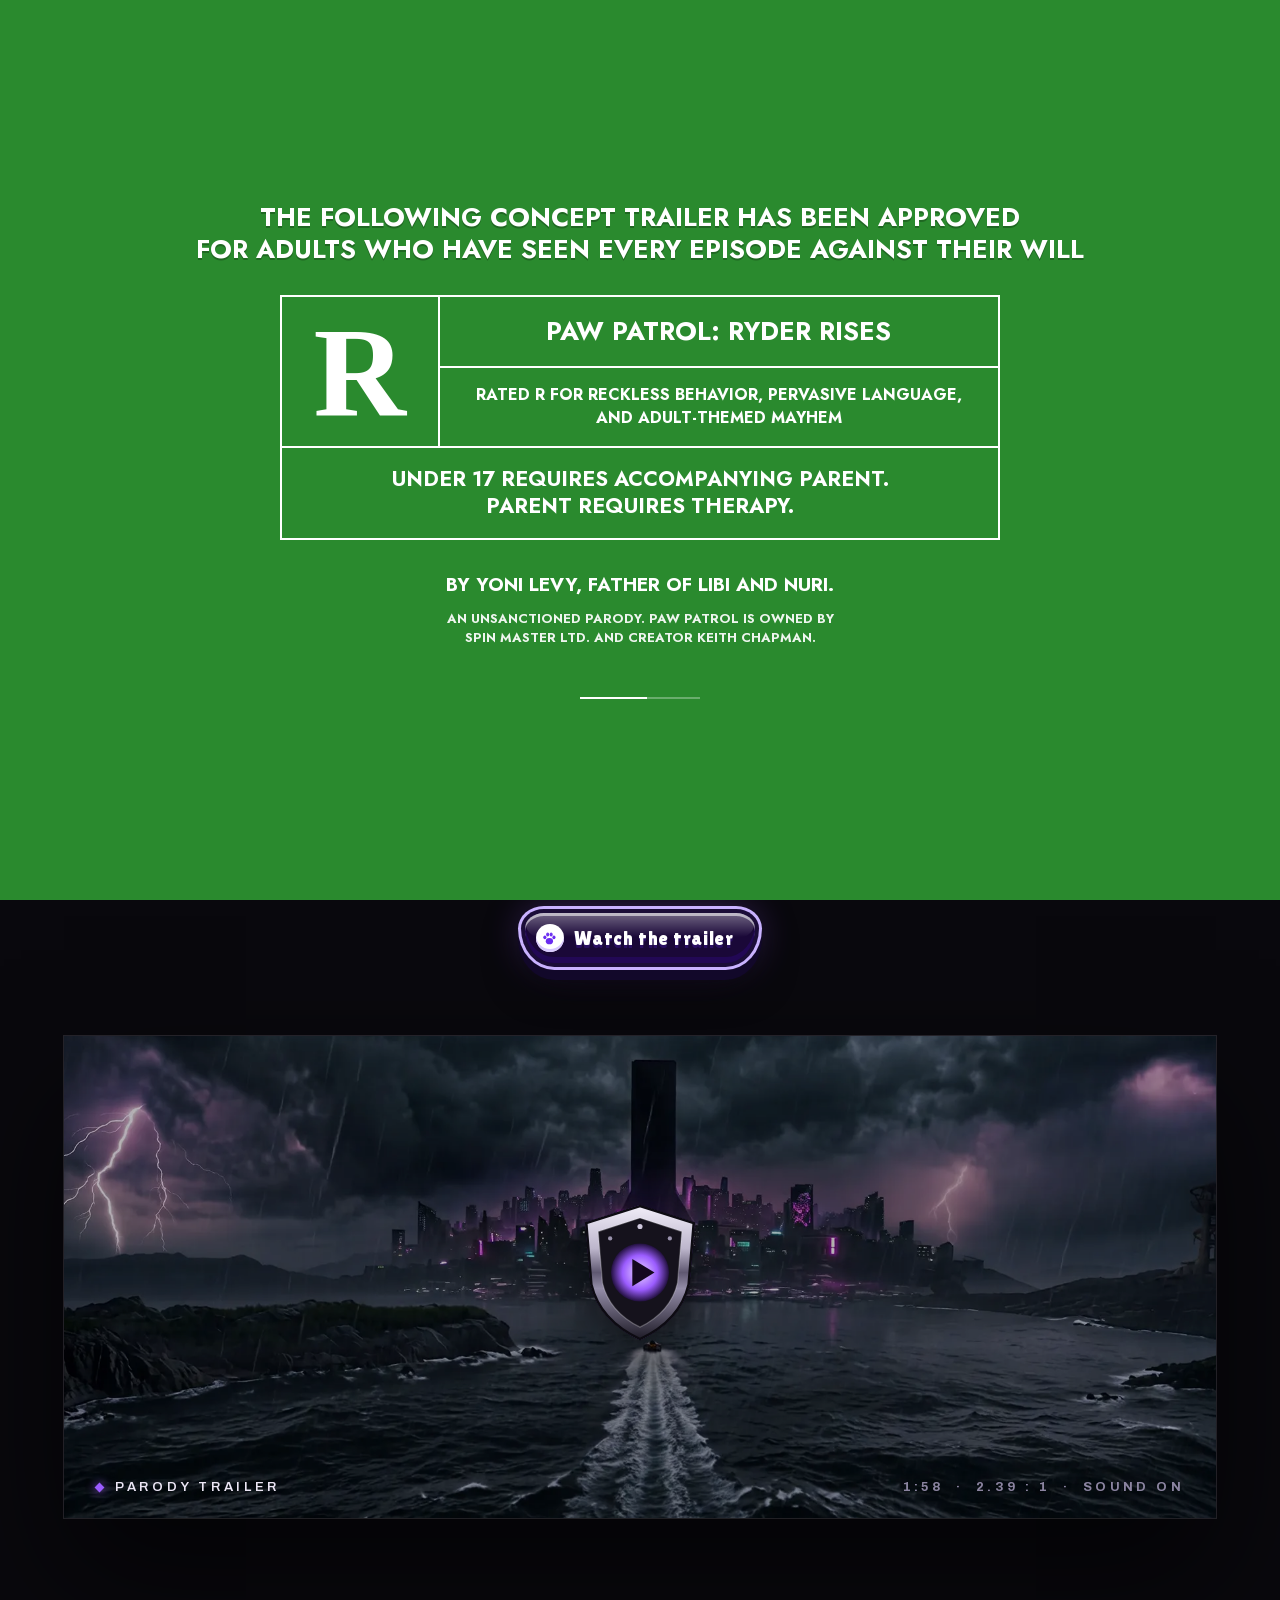
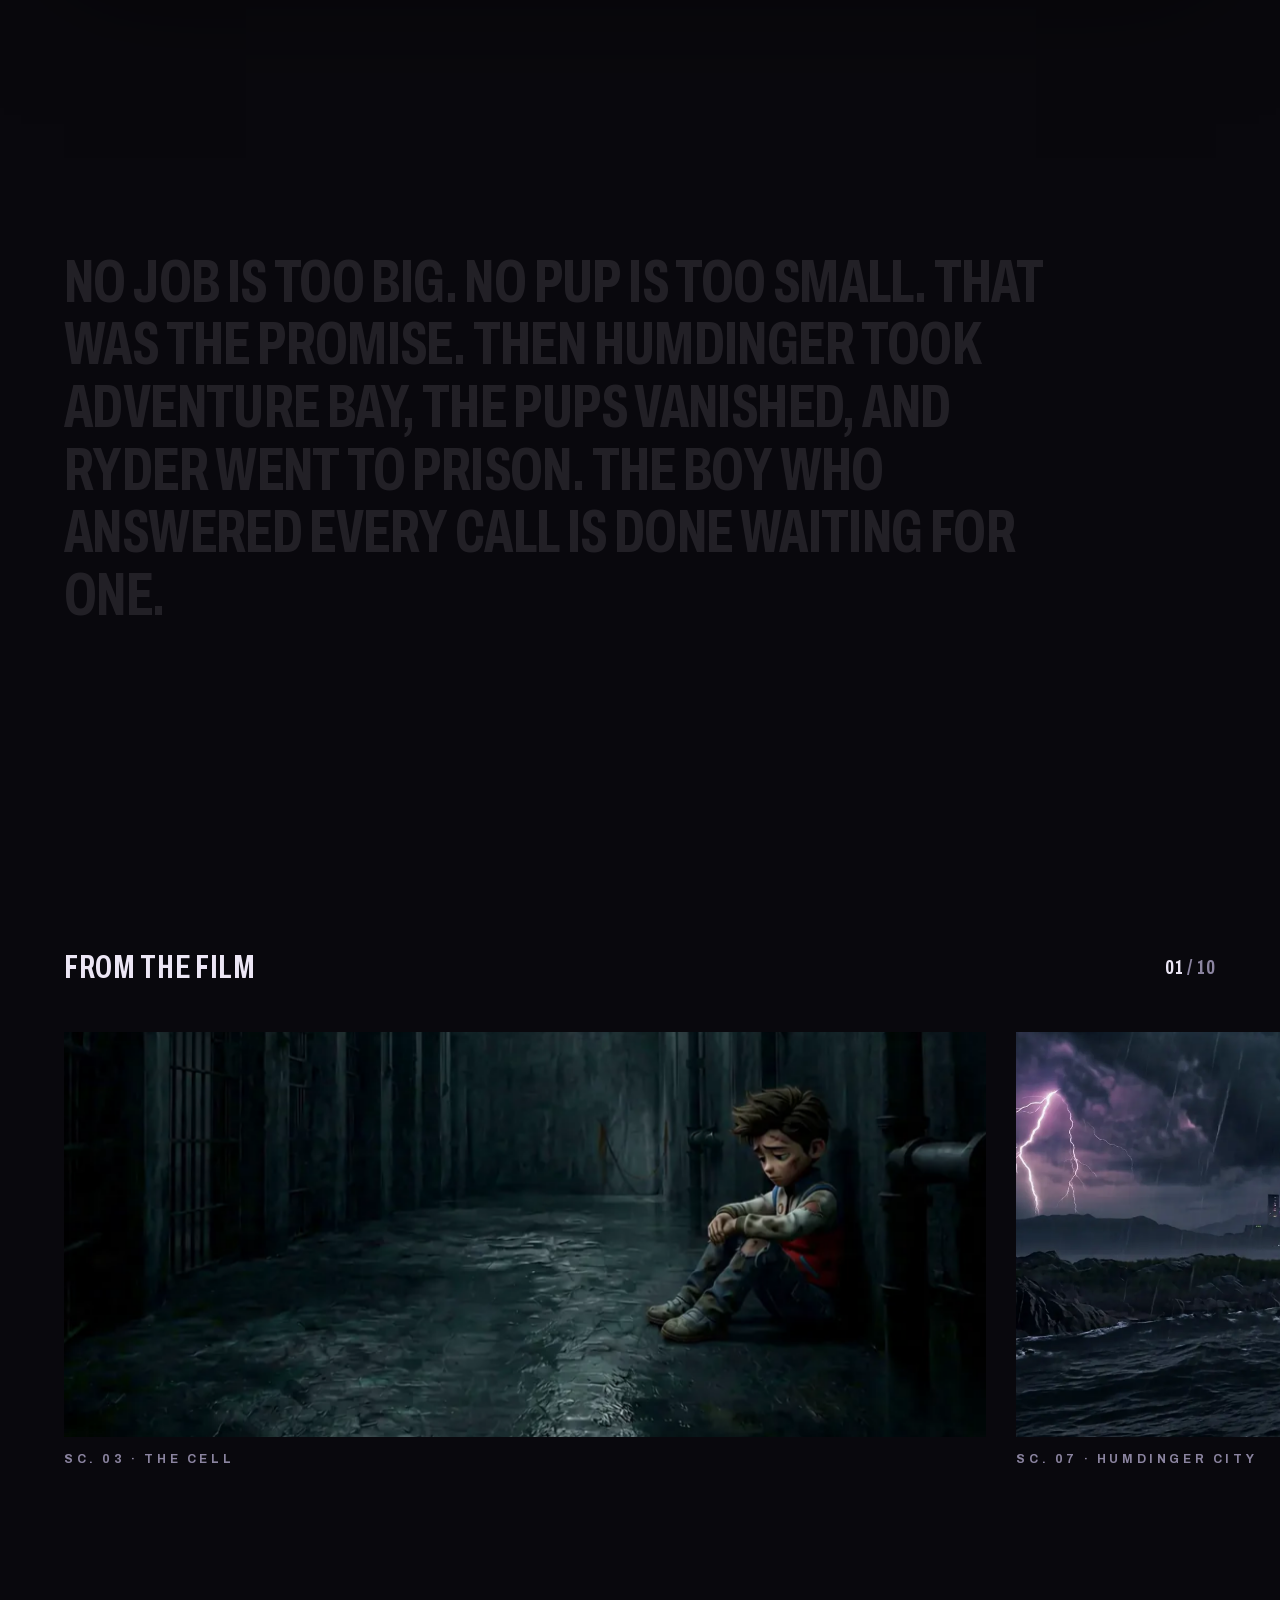
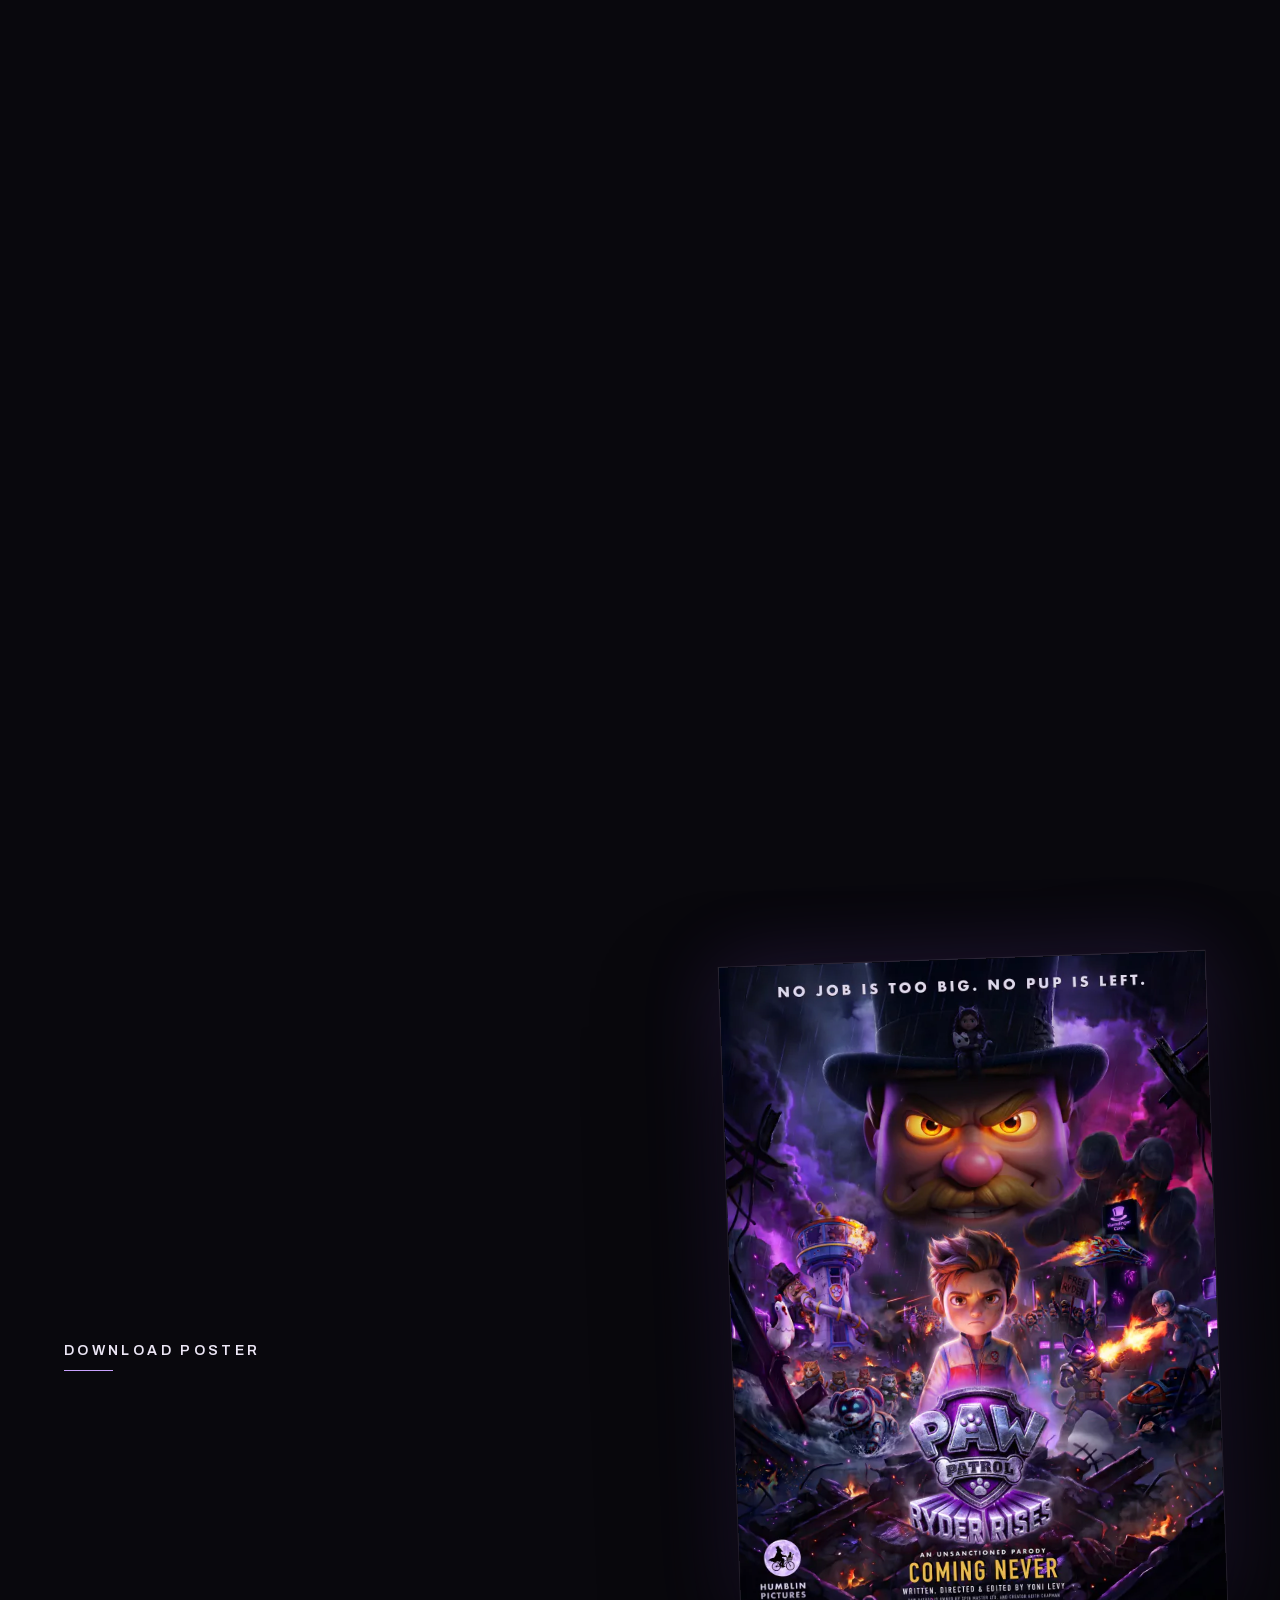
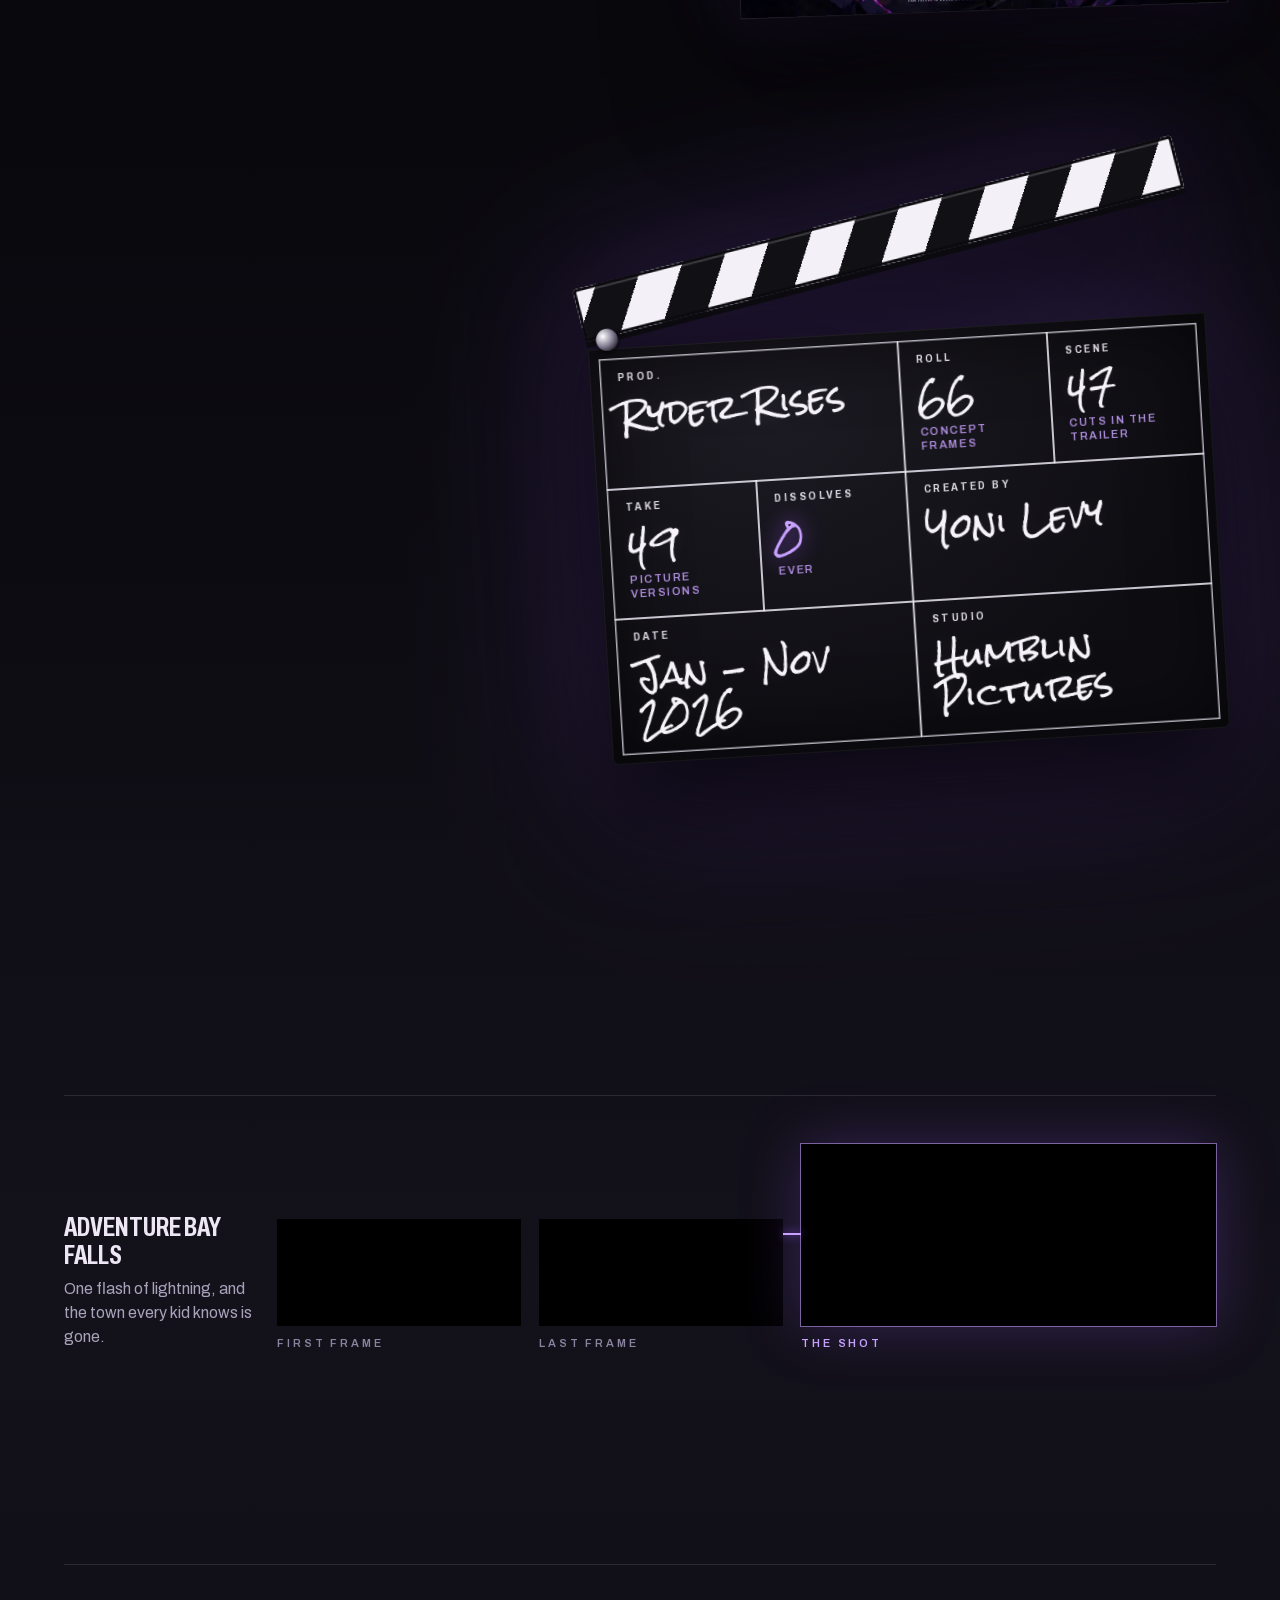
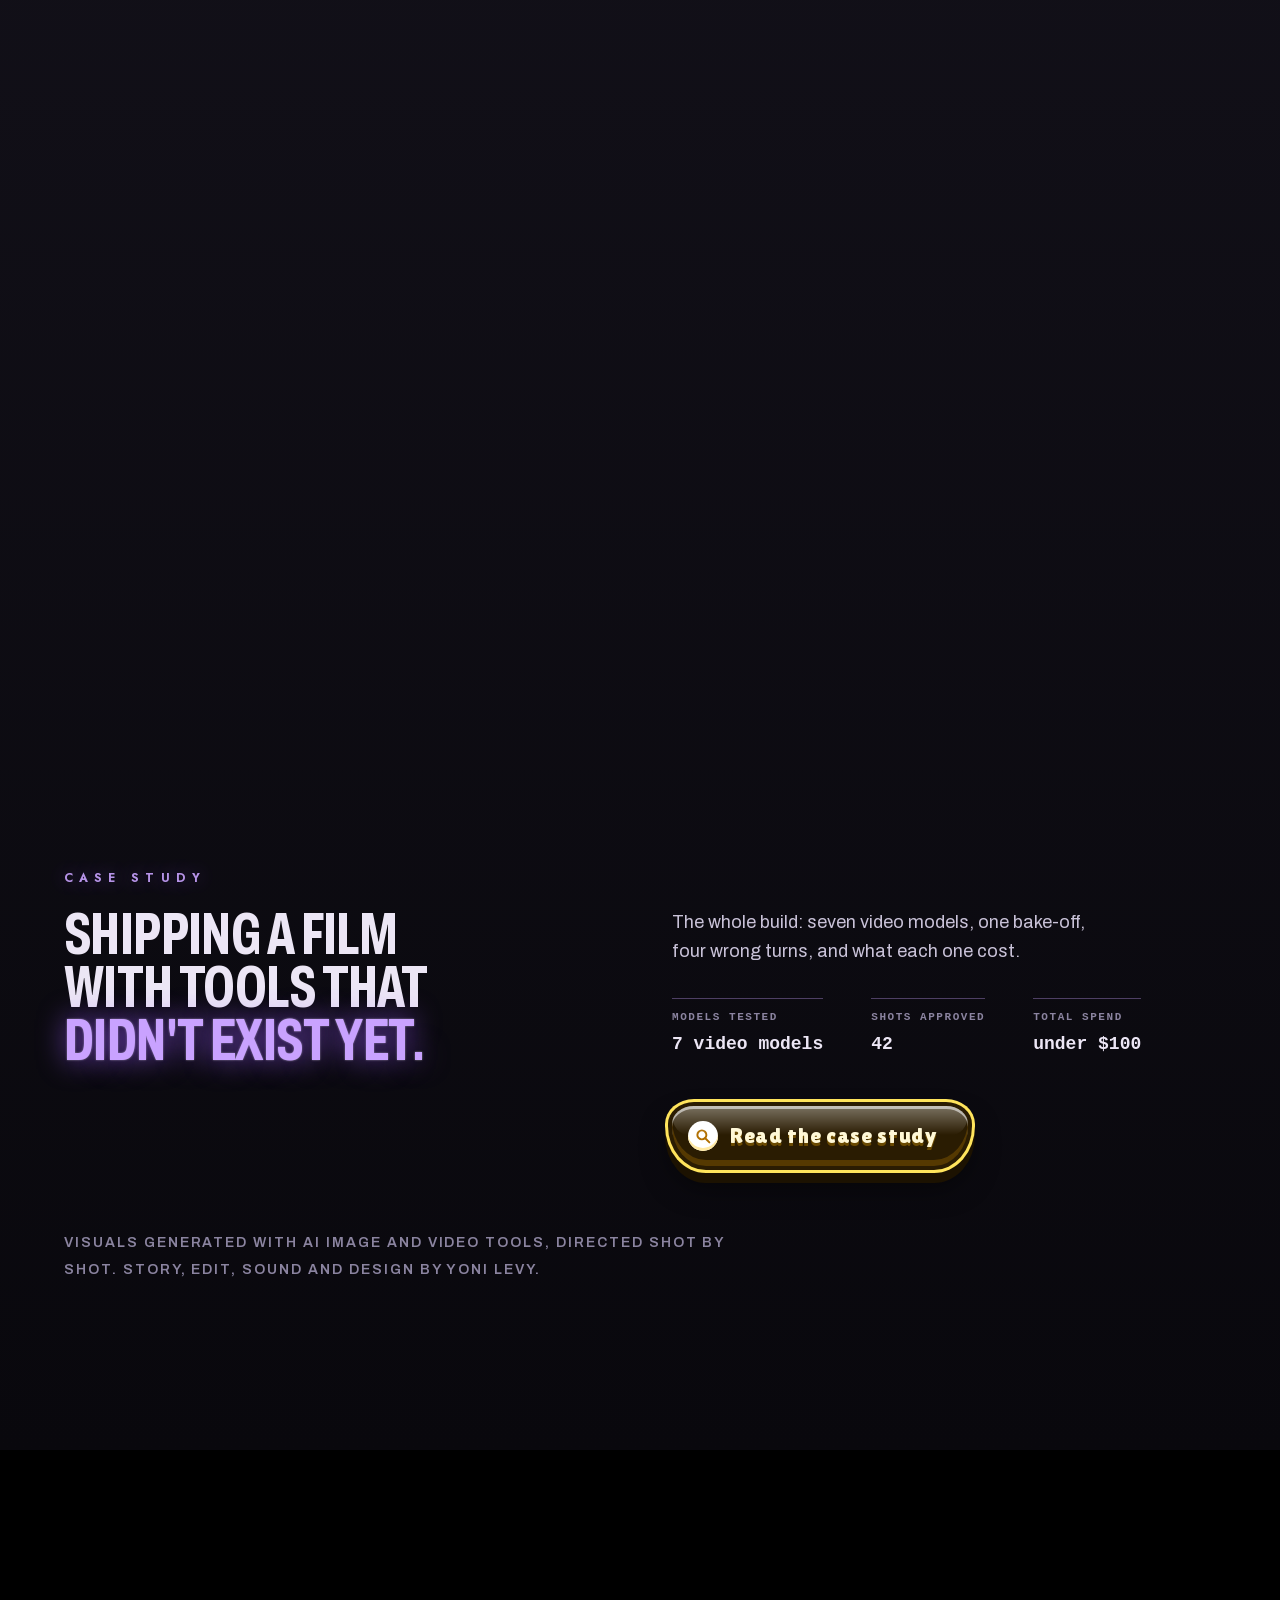
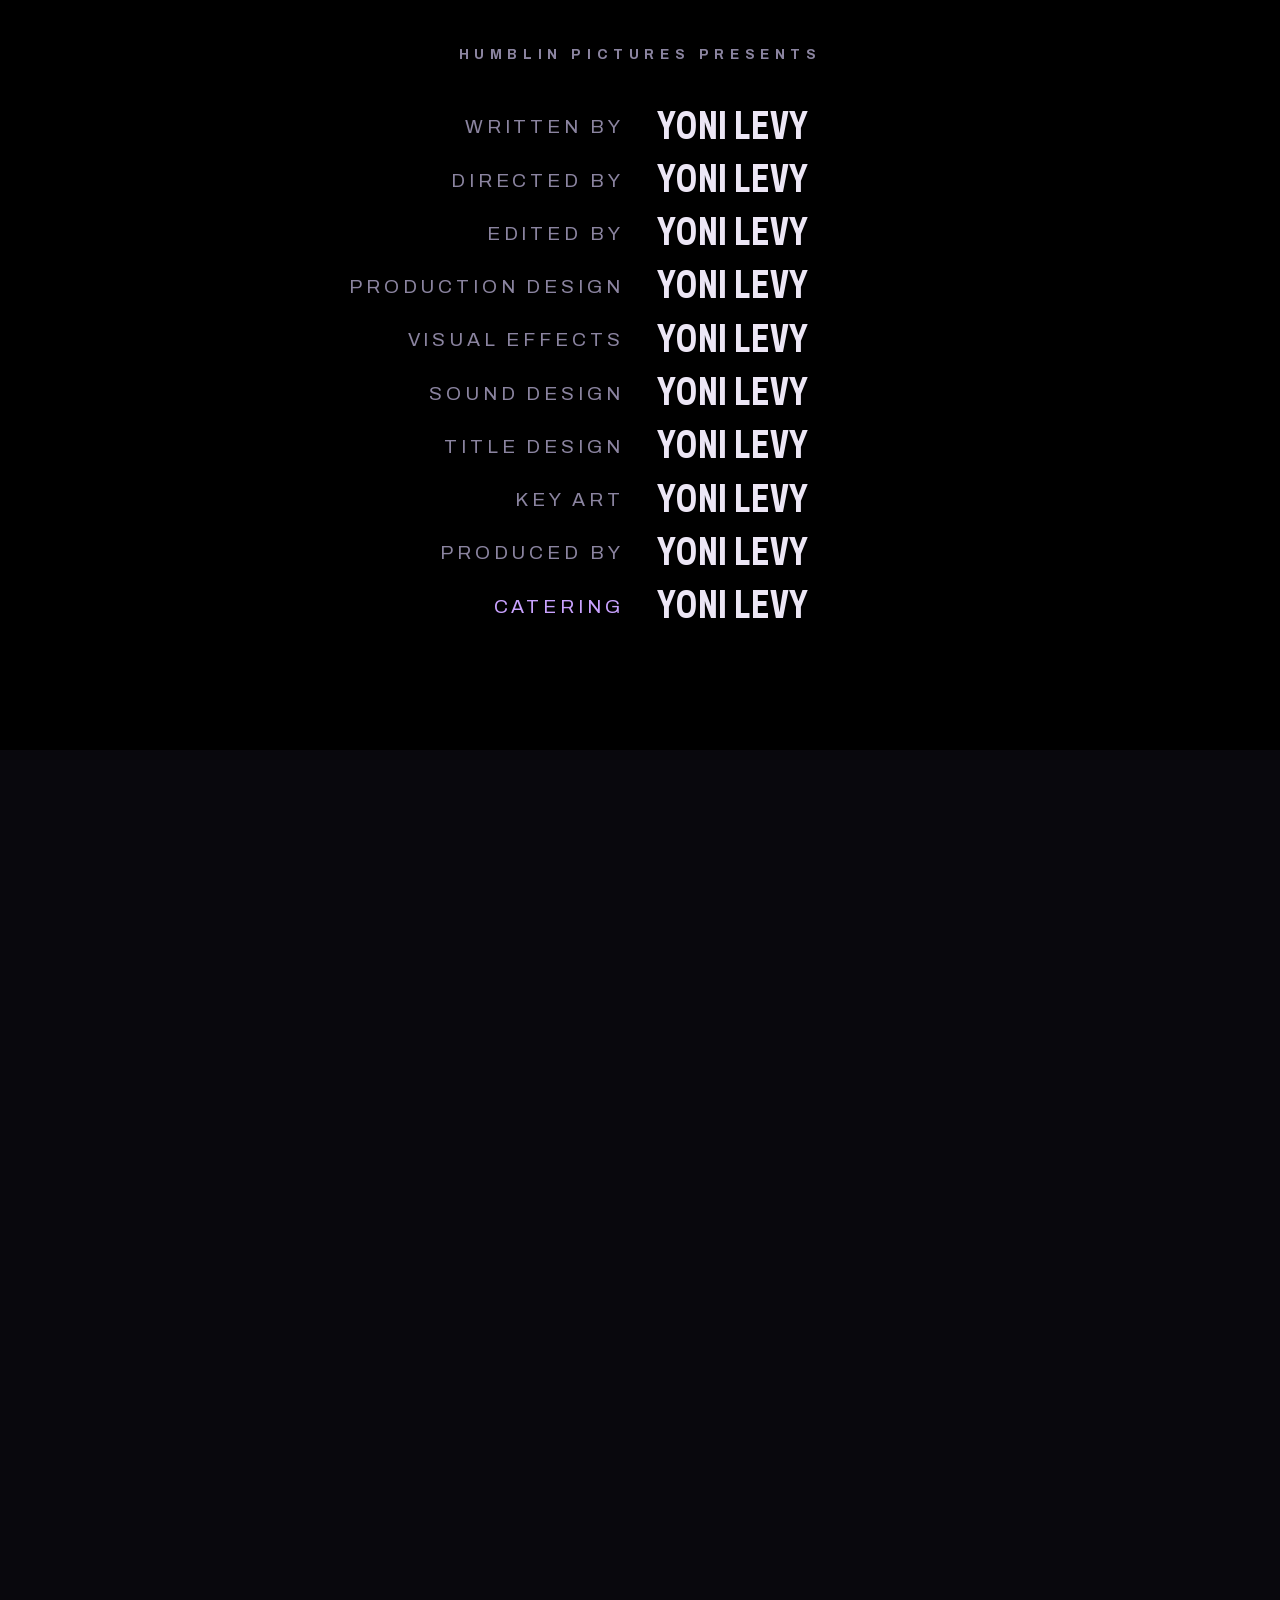
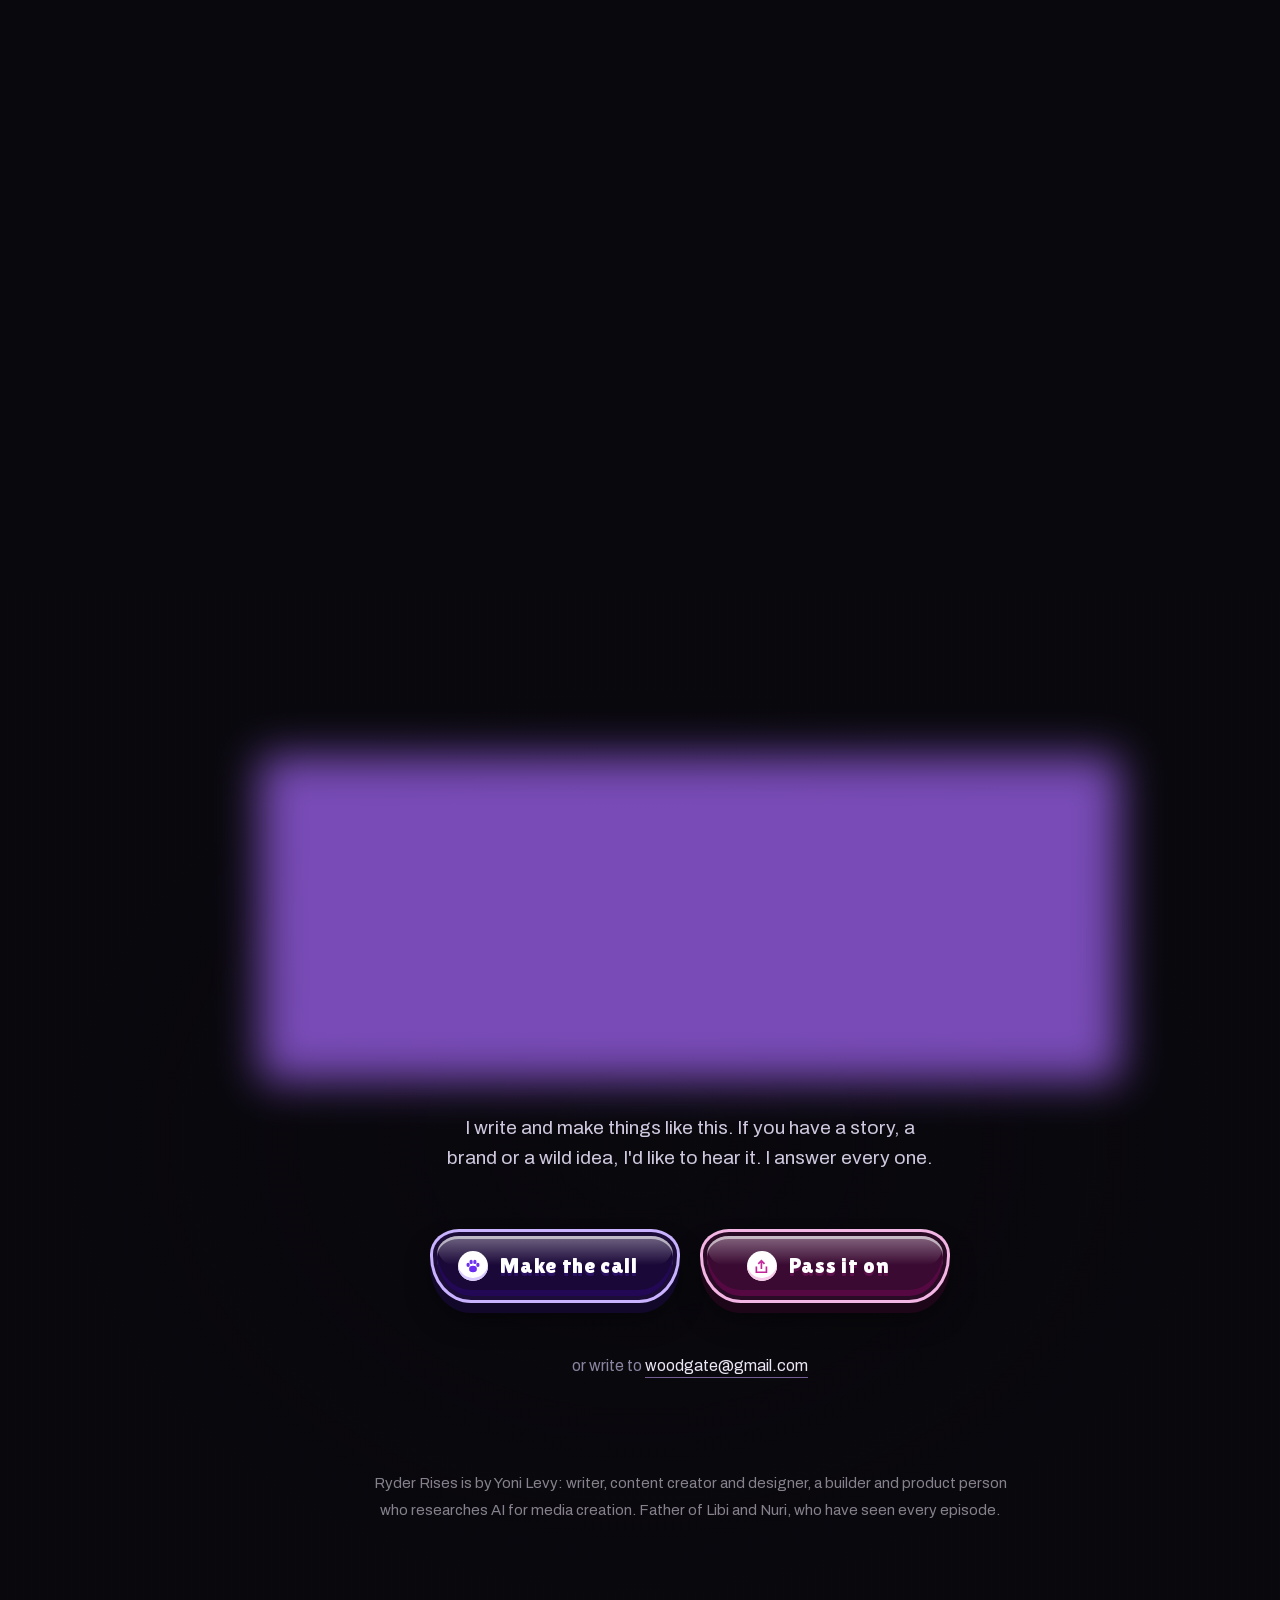
<file: index.html>
<!doctype html>
<html lang="en" data-btn="14">
<head>
<meta charset="utf-8">
<meta name="viewport" content="width=device-width, initial-scale=1, viewport-fit=cover">
<meta http-equiv="Content-Security-Policy" content="default-src 'self'; script-src 'self' 'sha256-gtJ02DbKst4NKRBlVGo4OBok5Ton38sEScQLCLUd0Bk=' https://*.googletagmanager.com; style-src 'self' 'unsafe-inline'; style-src-elem 'self'; style-src-attr 'unsafe-inline'; font-src 'self'; img-src 'self' data: https://*.google-analytics.com https://*.googletagmanager.com; media-src 'self'; connect-src 'self' https://*.google-analytics.com https://*.analytics.google.com https://*.googletagmanager.com; object-src 'none'; base-uri 'self'; form-action 'none'">
<meta name="referrer" content="strict-origin-when-cross-origin">
<title>PAW Patrol: Ryder Rises -by- Yoni Levy</title>
<meta name="description" content="Adventure Bay has fallen. Watch PAW Patrol: Ryder Rises, the dark R-rated parody trailer written and directed by Yoni Levy. Unsanctioned. Coming never.">
<meta name="robots" content="index, follow, max-image-preview:large, max-video-preview:-1, max-snippet:-1">
<meta name="author" content="Yoni Levy">
<meta name="theme-color" content="#09080d">
<meta property="og:type" content="video.other">
<meta property="og:site_name" content="Ryder Rises">
<meta property="og:title" content="PAW Patrol: Ryder Rises | Parody Trailer by Yoni Levy">
<meta property="og:description" content="Adventure Bay has fallen. An unsanctioned parody trailer: 47 cuts, 46 picture versions, zero dissolves.">
<meta property="og:image" content="https://ryderrises.com/assets/og-v7.jpg">
<meta name="twitter:image" content="https://ryderrises.com/assets/og-v7.jpg">
<meta property="og:url" content="https://ryderrises.com/">
<link rel="canonical" href="https://ryderrises.com/">
<meta property="og:image:width" content="2400">
<meta property="og:image:height" content="1254">
<meta property="og:image:alt" content="PAW Patrol: Ryder Rises. Ryder faces the ruined Lookout in a storm. An unsanctioned parody trailer by Yoni Levy">
<meta name="twitter:card" content="summary_large_image">
<link rel="icon" href="assets/favicon-32.png" sizes="32x32" type="image/png">
<link rel="icon" href="assets/favicon.svg" type="image/svg+xml">
<link rel="apple-touch-icon" href="assets/apple-touch-icon.png">
<link rel="preload" as="font" type="font/woff2" href="assets/fonts/jost-latin.woff2" crossorigin>
<link rel="preload" as="font" type="font/woff2" href="assets/fonts/archivo-latin-v2.woff2" crossorigin>
<link rel="preload" as="image" href="assets/hero-poster.webp?v=2" media="(min-width: 701px)">
<link rel="preload" as="image" href="assets/hero-poster-960.webp" media="(max-width: 700px)">
<link rel="preload" as="image" href="assets/logo3d-v3.webp" imagesrcset="assets/logo3d-v3-520.webp 520w, assets/logo3d-v3-640.webp 640w, assets/logo3d-v3.webp 1200w" imagesizes="(max-width: 760px) min(64vw, 280px), 30vw" fetchpriority="high">
<script>/* Runs before the first paint. A visitor who already sat through the green band in this tab goes straight to the film. */
try { if (sessionStorage.getItem("rr-band") === "1") document.documentElement.classList.add("is-return"); } catch (e) {}
</script>
<link rel="stylesheet" href="css/site.css?v=85">
<script type="application/ld+json">{"@context": "https://schema.org", "@graph": [{"@type": "WebSite", "@id": "https://ryderrises.com/#site", "url": "https://ryderrises.com/", "name": "Ryder Rises", "alternateName": "PAW Patrol: Ryder Rises", "inLanguage": "en"}, {"@type": "Person", "@id": "https://ryderrises.com/#yoni-levy", "name": "Yoni Levy", "url": "https://www.linkedin.com/in/ynilvy", "sameAs": ["https://www.linkedin.com/in/ynilvy", "https://www.youtube.com/@humblinpictures"], "description": "Writer, content creator and designer"}, {"@type": "WebPage", "@id": "https://ryderrises.com/#page", "url": "https://ryderrises.com/", "name": "PAW Patrol: Ryder Rises -by- Yoni Levy", "description": "Adventure Bay has fallen. Watch PAW Patrol: Ryder Rises, the dark R-rated parody trailer written and directed by Yoni Levy. Unsanctioned. Coming never.", "inLanguage": "en", "isPartOf": {"@id": "https://ryderrises.com/#site"}, "primaryImageOfPage": "https://ryderrises.com/assets/og-v7.jpg", "author": {"@id": "https://ryderrises.com/#yoni-levy"}, "mainEntity": {"@id": "https://ryderrises.com/#trailer"}}, {"@type": "VideoObject", "@id": "https://ryderrises.com/#trailer", "name": "PAW Patrol: Ryder Rises | Parody Trailer", "description": "Adventure Bay has fallen. Watch PAW Patrol: Ryder Rises, the dark R-rated parody trailer written and directed by Yoni Levy. Unsanctioned. Coming never.", "thumbnailUrl": ["https://ryderrises.com/assets/og-v7.jpg", "https://ryderrises.com/assets/stills/03-07b-to-bay.webp"], "uploadDate": "2026-11-11T22:00:00+02:00", "duration": "PT1M58S", "contentUrl": "https://ryderrises.com/assets/trailer-v49.mp4", "inLanguage": "en", "genre": ["Parody", "Trailer"], "isFamilyFriendly": false, "creator": {"@id": "https://ryderrises.com/#yoni-levy"}, "director": {"@id": "https://ryderrises.com/#yoni-levy"}}]}</script>
</head>
<body class="is-loading">

<a class="skip" href="#trailer">Skip to trailer</a>

<!-- PRELOADER: the trailer's own green band, then a hard cut -->
<div class="band" id="band" aria-hidden="true">
  <div class="band__inner">
    <p class="band__lead">The following concept trailer has been approved<br>for adults who have seen every episode against their will</p>
    <div class="band__box">
      <div class="band__r">R</div>
      <div class="band__title">PAW Patrol: Ryder Rises</div>
      <div class="band__reason">Rated R for reckless behavior, pervasive language,<br>and adult-themed mayhem</div>
      <div class="band__note">Under 17 requires accompanying parent.<br>Parent requires therapy.</div>
    </div>
    <p class="band__by">By Yoni Levy, father of Libi and Nuri.</p>
    <p class="band__legal">An unsanctioned parody. PAW Patrol is owned by<br>Spin Master Ltd. and creator Keith Chapman.</p>
    <div class="band__meter"><span id="bandMeter"></span></div>
  </div>
</div>

<div class="flash" id="flash" aria-hidden="true"></div>
<div class="tip" id="tip" aria-hidden="true"></div>
<canvas class="skyfx" id="skyfx" aria-hidden="true"></canvas>

<header class="nav" id="nav">
  <a class="nav__studio" href="#top" aria-label="Humblin Pictures, back to top">
    <img src="assets/humblin-96.webp" alt="" width="46" height="46">
    <span>Humblin<br>Pictures</span>
  </a>
  <nav class="nav__links" aria-label="Sections">
    <a href="#story">The Story</a>
    <a href="#stills">Stills</a>
    <a href="#poster">One-Sheet</a>
    <a href="#making">Behind the Camera</a>
    <a href="case-study/" data-place="nav">Case Study</a>
    <a class="nav__contact" href="#contact">Contact</a>
  </nav>
  <button class="cta cta--sm js-play"><canvas class="cta__plasma" aria-hidden="true"></canvas><span class="cta__icon"><svg viewBox="0 0 24 24" aria-hidden="true"><ellipse cx="12" cy="16" rx="5.2" ry="4.4"/><ellipse cx="5.5" cy="10.5" rx="2.2" ry="2.8"/><ellipse cx="9.5" cy="6.5" rx="2.2" ry="2.9"/><ellipse cx="14.5" cy="6.5" rx="2.2" ry="2.9"/><ellipse cx="18.5" cy="10.5" rx="2.2" ry="2.8"/></svg></span><span class="cta__label">Watch trailer</span><i class="cta__boop" aria-hidden="true"></i></button>
</header>

<main id="top">

  <!-- HERO -->
  <section class="hero" aria-label="Ryder Rises">
    <div class="hero__media">
      <video class="hero__video" id="heroVideo" muted loop playsinline preload="none">
        <source src="assets/hero-m.mp4?v=4" type="video/mp4" media="(max-width: 700px)">
        <source src="assets/hero.mp4?v=4" type="video/mp4">
      </video>
      <div class="hero__shade"></div>
    </div>
    <div class="hero__content">
      <p class="tagline"><span class="cut">No job is too big.</span> <span class="cut">No pup is left.</span></p>
      <h1 class="hero__title">
        <span class="logo3d" id="logo3d">
          <span class="logo3d__core" aria-hidden="true"><i class="logo3d__rays"></i></span>
          <span class="logo3d__aura" aria-hidden="true"><i></i></span>
          <span class="logo3d__rim" aria-hidden="true"><i></i></span>
          <img class="logo3d__img" src="assets/logo3d-v3.webp" srcset="assets/logo3d-v3-520.webp 520w, assets/logo3d-v3-640.webp 640w, assets/logo3d-v3.webp 1200w" sizes="(max-width: 760px) min(64vw, 280px), 30vw" fetchpriority="high" alt="PAW Patrol: Ryder Rises" width="1200" height="1309">
          <span class="logo3d__spec" aria-hidden="true"></span>
          <span class="logo3d__glint" aria-hidden="true"></span>
          <canvas class="logo3d__arcs" id="arcs" aria-hidden="true"></canvas>
        </span>
      </h1>
      <div class="hero__actions">
        <button class="cta js-play"><canvas class="cta__plasma" aria-hidden="true"></canvas><span class="cta__icon"><svg viewBox="0 0 24 24" aria-hidden="true"><ellipse cx="12" cy="16" rx="5.2" ry="4.4"/><ellipse cx="5.5" cy="10.5" rx="2.2" ry="2.8"/><ellipse cx="9.5" cy="6.5" rx="2.2" ry="2.9"/><ellipse cx="14.5" cy="6.5" rx="2.2" ry="2.9"/><ellipse cx="18.5" cy="10.5" rx="2.2" ry="2.8"/></svg></span><span class="cta__label">Watch the trailer</span><i class="cta__boop" aria-hidden="true"></i></button>
      </div>
    </div>
    <button class="tilt-wake" id="tiltWake" hidden>Tilt your phone</button>
    <p class="hero__credit"><span class="hc">An unsanctioned parody</span><span class="hc-dot"> · </span><span class="hc">Written, directed &amp; edited by <b>Yoni Levy</b></span></p>
  </section>

  <!-- TRAILER -->
  <section class="trailer" id="trailer" aria-label="Trailer">
    <div class="trailer__frame">
      <video class="trailer__video" preload="none" playsinline muted disablepictureinpicture data-poster-lo="assets/stills/03-07b-to-bay-960.webp" data-poster-hi="assets/stills/03-07b-to-bay.webp" width="1920" height="844" title="PAW Patrol: Ryder Rises | Parody Trailer" aria-label="PAW Patrol: Ryder Rises, parody trailer, 1 minute 58 seconds">
        <source src="assets/trailer-v49-m.mp4" type="video/mp4" media="(hover: none) and (pointer: coarse)">
        <source src="assets/trailer-v49.mp4" type="video/mp4">
      </video>
      <button class="medal js-play" data-tip="Play with sound" aria-label="Play the trailer with sound">
        <svg viewBox="0 0 150 168" aria-hidden="true">
          <defs>
            <linearGradient id="gm" x1="0" y1="0" x2="0" y2="1"><stop offset="0" stop-color="#f1edf8"/><stop offset=".32" stop-color="#bdb6cc"/><stop offset=".5" stop-color="#5f5871"/><stop offset=".62" stop-color="#948da8"/><stop offset="1" stop-color="#1e1b27"/></linearGradient>
            <radialGradient id="vc" cx=".5" cy=".5" r=".5"><stop offset="0" stop-color="#fff"/><stop offset=".25" stop-color="#c9a2ff"/><stop offset=".6" stop-color="#9b5cff"/><stop offset="1" stop-color="#22103f"/></radialGradient>
          </defs>
          <path class="medal__ring" d="M75 6 L138 26 L132 98 Q122 140 75 162 Q28 140 18 98 L12 26 Z" fill="none" stroke="#9b5cff" stroke-width="2"/>
          <path d="M75 6 L138 26 L132 98 Q122 140 75 162 Q28 140 18 98 L12 26 Z" fill="url(#gm)" stroke="#0d0b12" stroke-width="3"/>
          <path d="M75 20 L124 36 L119 96 Q111 130 75 148 Q39 130 31 96 L26 36 Z" fill="#15121c" stroke="rgba(255,255,255,.25)" stroke-width="1.5"/>
          <circle cx="75" cy="84" r="34" fill="url(#vc)"/>
          <path class="medal__glyph" d="M66 68 L92 84 L66 100 Z" fill="#14081f"/>
          <circle cx="75" cy="30" r="3" fill="#cfc8dd"/><circle cx="40" cy="44" r="2.5" fill="#9a93ad"/><circle cx="110" cy="44" r="2.5" fill="#9a93ad"/>
        </svg>
      </button>
      <div class="trailer__slug">
        <span class="label">Parody trailer</span>
        <span class="trailer__meta">1:58 &nbsp;·&nbsp; 2.39 : 1 &nbsp;·&nbsp; Sound on</span>
      </div>
    </div>
  </section>

  <!-- STORY -->
  <section class="story" id="story" aria-label="Story">
    <p class="story__text" id="storyText">No job is too big. No pup is too small. That was the promise. Then Humdinger took Adventure Bay, the pups vanished, and Ryder went to prison. The boy who answered every call is done waiting for one.</p>
  </section>

  <!-- STILLS -->
  <section class="stills" id="stills" aria-label="Stills from the film">
    <div class="stills__head">
      <h2 class="sec-title">From the film</h2>
      <p class="stills__count"><span id="stillIdx">01</span> / 10</p>
    </div>
    <div class="stills__viewport">
      <ul class="stills__track" id="stillsTrack">
        <li><span class="still__clip"><img src="assets/stills/01-03b-window-dive.webp" srcset="assets/stills/01-03b-window-dive-640.webp 640w, assets/stills/01-03b-window-dive-960.webp 960w, assets/stills/01-03b-window-dive.webp 1920w" sizes="(max-width: 760px) 100vw, 75vw" alt="Ryder alone in an island prison cell" loading="lazy" width="1920" height="844"></span><span>Sc. 03 · The cell</span></li>
        <li><span class="still__clip"><img src="assets/stills/03-07b-to-bay.webp" srcset="assets/stills/03-07b-to-bay-640.webp 640w, assets/stills/03-07b-to-bay-960.webp 960w, assets/stills/03-07b-to-bay.webp 1920w" sizes="(max-width: 760px) 100vw, 75vw" alt="A wake cutting toward Humdinger's occupied city under lightning" loading="lazy" width="1920" height="844"></span><span>Sc. 07 · Humdinger City</span></li>
        <li><span class="still__clip"><img src="assets/stills/04-11-lookout.webp" srcset="assets/stills/04-11-lookout-640.webp 640w, assets/stills/04-11-lookout-960.webp 960w, assets/stills/04-11-lookout.webp 1920w" sizes="(max-width: 760px) 100vw, 75vw" alt="Ryder before the ruined Lookout tower" loading="lazy" width="1920" height="844"></span><span>Sc. 11 · The Lookout</span></li>
        <li><span class="still__clip"><img src="assets/stills/05-12-robodog.webp" srcset="assets/stills/05-12-robodog-640.webp 640w, assets/stills/05-12-robodog-960.webp 960w, assets/stills/05-12-robodog.webp 1920w" sizes="(max-width: 760px) 100vw, 75vw" alt="Ryder holding a rusted Robo Dog as its eyes ignite" loading="lazy" width="1920" height="844"></span><span>Sc. 12 · Robo Dog</span></li>
        <li><span class="still__clip"><img src="assets/stills/06-17-glass-suit.webp" srcset="assets/stills/06-17-glass-suit-640.webp 640w, assets/stills/06-17-glass-suit-960.webp 960w, assets/stills/06-17-glass-suit.webp 1920w" sizes="(max-width: 760px) 100vw, 75vw" alt="A hand on glass as the armored suit's visor lights up" loading="lazy" width="1920" height="844"></span><span>Sc. 17 · Suit up</span></li>
        <li><span class="still__clip"><img src="assets/stills/07-25-cat-fight.webp" srcset="assets/stills/07-25-cat-fight-640.webp 640w, assets/stills/07-25-cat-fight-960.webp 960w, assets/stills/07-25-cat-fight.webp 1920w" sizes="(max-width: 760px) 100vw, 75vw" alt="Ryder in armor charging down a neon alley" loading="lazy" width="1920" height="844"></span><span>Sc. 25 · The alley</span></li>
        <li><span class="still__clip"><img src="assets/stills/09-33-kaiju-hand.webp" srcset="assets/stills/09-33-kaiju-hand-640.webp 640w, assets/stills/09-33-kaiju-hand-960.webp 960w, assets/stills/09-33-kaiju-hand.webp 1920w" sizes="(max-width: 760px) 100vw, 75vw" alt="A giant Humdinger stomping through the burning city" loading="lazy" width="1920" height="844"></span><span>Sc. 33 · Kaiju</span></li>
        <li><span class="still__clip"><img src="assets/stills/10-35-roar-final.webp" srcset="assets/stills/10-35-roar-final-640.webp 640w, assets/stills/10-35-roar-final-960.webp 960w, assets/stills/10-35-roar-final.webp 1920w" sizes="(max-width: 760px) 100vw, 75vw" alt="Giant Humdinger roars with Ryder in his fist" loading="lazy" width="1920" height="844"></span><span>Sc. 35 · The roar</span></li>
        <li><span class="still__clip"><img src="assets/stills/12-41-snow-duel.webp" srcset="assets/stills/12-41-snow-duel-640.webp 640w, assets/stills/12-41-snow-duel-960.webp 960w, assets/stills/12-41-snow-duel.webp 1920w" sizes="(max-width: 760px) 100vw, 75vw" alt="Chickaletta faces Mayor Goodway in a snow duel" loading="lazy" width="1920" height="844"></span><span>Sc. 41 · The duel</span></li>
        <li><span class="still__clip"><img src="assets/stills/11-37-pups-breakout.webp" srcset="assets/stills/11-37-pups-breakout-640.webp 640w, assets/stills/11-37-pups-breakout-960.webp 960w, assets/stills/11-37-pups-breakout.webp 1920w" sizes="(max-width: 760px) 100vw, 75vw" alt="The pups charge out of the dark" loading="lazy" width="1920" height="844"></span><span>Stinger · The pups</span></li>
      </ul>
    </div>
  </section>

  <!-- POSTER -->
  <section class="poster" id="poster" aria-label="Poster">
    <div class="poster__copy">
      <h2 class="metal metal--xl" data-text="Coming never.">Coming <em>never.</em></h2>
      <p class="body" data-reveal>Painted as new key art, not stitched from frames. Thirty-one versions, side-by-side model tests, then a fifteen-tile rebuild where every character was re-rendered against official references, typeset in Photoshop at 5376 × 7200.</p>
      <a class="ghost" href="assets/poster-v3-3200.webp" download="RYDER-RISES-poster.webp">Download poster</a>
    </div>
    <p class="poster__pill" aria-hidden="true"><svg viewBox="0 0 20 20"><circle cx="8.5" cy="8.5" r="5.5" fill="none" stroke="currentColor" stroke-width="2"/><path d="M12.6 12.6 17 17" stroke="currentColor" stroke-width="2.2" stroke-linecap="round"/></svg>Tap to inspect</p>
    <figure class="poster__fig" id="posterFig" data-tip="Inspect">
      <img class="poster__img" id="posterImg" src="assets/poster-v3-1500.webp" srcset="assets/poster-v3-640.webp 640w, assets/poster-v3-900.webp 900w, assets/poster-v3-1500.webp 1500w" sizes="(max-width: 760px) 92vw, 42vw" data-hi="assets/poster-v3-3200.webp" alt="Ryder Rises poster: a giant Mayor Humdinger looms over Ryder and the ruins of Adventure Bay" loading="lazy" width="1500" height="2009">
      <div class="poster__lens" id="posterLens" aria-hidden="true"></div>
    </figure>
  </section>

  <!-- BEHIND THE CAMERA -->
  <section class="making" id="making" aria-label="Behind the camera">
    <div class="making-intro">
      <div class="making-intro__copy">
        <h2 class="metal metal--lg" data-text="Ten months in the making.">Ten months<br>in the making.</h2>
        <p class="body" data-reveal>From the first concept frame in January to the last cut in November, the whole production ran on one desk.</p>
      </div>
      <!-- the slate -->
    <div class="slate" id="slate">
      <div class="slate__stick" aria-hidden="true"><i></i></div>
      <div class="slate__board">
        <div class="slate__cell slate__cell--wide"><span>Prod.</span><b>Ryder Rises</b></div>
        <div class="slate__cell"><span>Roll</span><b data-count="66">66</b><em>concept frames</em></div>
        <div class="slate__cell"><span>Scene</span><b data-count="47">47</b><em>cuts in the trailer</em></div>
        <div class="slate__cell"><span>Take</span><b data-count="49">49</b><em>picture versions</em></div>
        <div class="slate__cell"><span>Dissolves</span><b>0</b><em>ever</em></div>
        <div class="slate__cell slate__cell--wide"><span>Created by</span><b>Yoni Levy</b></div>
        <div class="slate__cell slate__cell--wide"><span>Date</span><b>Jan - Nov 2026</b></div>
        <div class="slate__cell slate__cell--wide"><span>Studio</span><b>Humblin Pictures</b></div>
      </div>
    </div>
    </div>

    <!-- two frames, one move: the direction lives between the designed first and last frame -->
    <div class="moves">
      <div class="moves__head">
        <h3 class="compare-head__t" data-reveal>Two frames.<br>One move.</h3>
        <p class="body" data-reveal>Every shot started as two designed frames: where the camera begins and where it lands. The direction is everything in between.</p>
      </div>
      <div class="move">
        <div class="move__text"><h4>Adventure Bay falls</h4><p>One flash of lightning, and the town every kid knows is gone.</p></div>
        <figure class="move__frame"><img src="assets/move/05-lookout-flash-first.webp" alt="Adventure Bay falls: the designed first frame" loading="lazy" width="1280" height="562"><figcaption>First frame</figcaption></figure>
        <figure class="move__frame"><img src="assets/move/05-lookout-flash-last.webp" alt="Adventure Bay falls: the designed last frame" loading="lazy" width="1280" height="562"><figcaption>Last frame</figcaption></figure>
        <figure class="move__shot"><video src="assets/move/05-lookout-flash-shot.mp4" muted loop playsinline preload="none" aria-label="Adventure Bay falls: the finished shot"></video><figcaption>The shot</figcaption></figure>
      </div>
    </div>

    <!-- the rest of the making-of lives in the case study -->
    <div class="casefile casefile--board">
      <div class="casefile__copy">
        <p class="tagline">Case study</p>
        <h3 class="casefile__title">Shipping a film with tools that <em>didn't exist&nbsp;yet.</em></h3>
        <p class="body">The whole build: seven video models, one bake-off, four wrong turns, and what each one cost.</p>
        <ul class="casefile__log"><li><i>Models tested</i><b>7 video models</b></li><li><i>Shots approved</i><b>42</b></li><li><i>Total spend</i><b>under $100</b></li></ul>
        <a class="cta cta--amber" href="case-study/" data-place="making"><canvas class="cta__plasma" aria-hidden="true"></canvas><span class="cta__icon"><svg viewBox="0 0 24 24" aria-hidden="true"><circle cx="10.5" cy="10.5" r="6"/><path d="M15 15l5.5 5.5"/></svg></span><span class="cta__label">Read the case study</span><i class="cta__boop" aria-hidden="true"></i></a>
      </div>
      <a class="casefile__desk" href="case-study/" data-place="folder" tabindex="-1" aria-hidden="true">
        <span class="cf"><img class="cf__img" src="assets/caseboard-v2-1536.webp" srcset="assets/caseboard-v2-960.webp 960w, assets/caseboard-v2-1536.webp 1536w" sizes="(max-width: 900px) 96vw, 1180px" alt="" loading="lazy" width="1536" height="1024"></span>
      </a>
    </div>
    <p class="rules__note csband__note">Visuals generated with AI image and video tools, directed shot by shot. Story, edit, sound and design by Yoni Levy.</p>
  </section>

  <!-- the credits gag: an end roll where every name is the same one -->
  <section class="credits" id="credits" aria-label="Credits">
    <div class="credits__stage" id="creditsStage">
      <p class="credits__pre">Humblin Pictures presents</p>
      <ul class="credits__list" id="creditsList">
        <li><span class="credits__role">Written by</span><span class="credits__name">Yoni Levy</span></li>
        <li><span class="credits__role">Directed by</span><span class="credits__name">Yoni Levy</span></li>
        <li><span class="credits__role">Edited by</span><span class="credits__name">Yoni Levy</span></li>
        <li><span class="credits__role">Production design</span><span class="credits__name">Yoni Levy</span></li>
        <li><span class="credits__role">Visual effects</span><span class="credits__name">Yoni Levy</span></li>
        <li><span class="credits__role">Sound design</span><span class="credits__name">Yoni Levy</span></li>
        <li><span class="credits__role">Title design</span><span class="credits__name">Yoni Levy</span></li>
        <li><span class="credits__role">Key art</span><span class="credits__name">Yoni Levy</span></li>
        <li><span class="credits__role">Produced by</span><span class="credits__name">Yoni Levy</span></li>
        <li><span class="credits__role">Catering</span><span class="credits__name">Yoni Levy</span></li>
      </ul>
    </div>
  </section>

  <!-- CLOSE: notes, ideas, collaborations -->
  <section class="close" id="contact" aria-label="Contact">
    <img class="close__bg" src="assets/stills/11-37-pups-breakout.webp" alt="" loading="lazy" width="1920" height="844">
    <div class="close__inner">
      <h2 class="ztitle" id="ztitle"><span class="visually-hidden">One call left.</span><span class="ztitle__glow" aria-hidden="true"><i></i></span><img id="zimg" alt="" aria-hidden="true"><canvas id="zcan" aria-hidden="true"></canvas></h2>
      <p class="close__lede">I write and make things like this. If you have a story, a brand or a wild idea, I'd like to hear it. I answer every one.</p>
      <div class="close__ctas">
        <a class="cta" href="https://www.linkedin.com/in/ynilvy" target="_blank" rel="noopener"><canvas class="cta__plasma" aria-hidden="true"></canvas><span class="cta__icon"><svg viewBox="0 0 24 24" aria-hidden="true"><ellipse cx="12" cy="16" rx="5.2" ry="4.4"/><ellipse cx="5.5" cy="10.5" rx="2.2" ry="2.8"/><ellipse cx="9.5" cy="6.5" rx="2.2" ry="2.9"/><ellipse cx="14.5" cy="6.5" rx="2.2" ry="2.9"/><ellipse cx="18.5" cy="10.5" rx="2.2" ry="2.8"/></svg></span><span class="cta__label">Make the call</span><i class="cta__boop" aria-hidden="true"></i></a>
        <button class="cta cta--rose js-share" data-place="close"><canvas class="cta__plasma" aria-hidden="true"></canvas><span class="cta__icon"><svg viewBox="0 0 20 20" aria-hidden="true"><path d="M10 1.8l4.4 4.4-1.4 1.4-2-2V13H9V5.6l-2 2-1.4-1.4zM3 10h2v6h10v-6h2v8H3z"/></svg></span><span class="cta__label">Pass it on</span><i class="cta__boop" aria-hidden="true"></i></button>
      </div>
      <p class="close__alt" id="mailLine" hidden>or write to <a class="js-mail"></a><span class="close__copied" aria-live="polite"></span></p>
      <p class="close__bio">Ryder Rises is by Yoni Levy: writer, content creator and designer, a builder and product person who researches AI for media creation. Father of Libi and Nuri, who have seen every episode.</p>
    </div>
  </section>

</main>

<footer class="foot">
  <img src="assets/humblin-96.webp" alt="" width="40" height="40">
  <div>
    <p>Ryder Rises is an unsanctioned, non-commercial parody. PAW Patrol and all related characters are owned by Spin Master Ltd. and creator Keith Chapman. Not affiliated with or endorsed by Spin Master, Nickelodeon or Paramount.</p>
    <p>© 2026 Yoni Levy · A Humblin Pictures release · <a class="foot__link" href="https://www.youtube.com/@humblinpictures" target="_blank" rel="noopener">Humblin Pictures on YouTube</a> · Visits are counted with Google Analytics. No ads, no data sold.</p>
  </div>
</footer>

<!-- PHONES: a trailer button that waits in the thumb zone -->
<div class="dock" id="dock" aria-hidden="true">
  <button class="cta cta--dock js-play" tabindex="-1"><canvas class="cta__plasma" aria-hidden="true"></canvas><span class="cta__icon"><svg viewBox="0 0 24 24" aria-hidden="true"><ellipse cx="12" cy="16" rx="5.2" ry="4.4"/><ellipse cx="5.5" cy="10.5" rx="2.2" ry="2.8"/><ellipse cx="9.5" cy="6.5" rx="2.2" ry="2.9"/><ellipse cx="14.5" cy="6.5" rx="2.2" ry="2.9"/><ellipse cx="18.5" cy="10.5" rx="2.2" ry="2.8"/></svg></span><span class="cta__label">Watch the trailer</span><i class="cta__boop" aria-hidden="true"></i></button>
</div>

<!-- PHONES: the one-sheet, edge to edge, pinch to read the detail -->
<div class="pv" id="pv" role="dialog" aria-modal="true" aria-label="Poster" hidden>
  <div class="pv__stage" id="pvStage"><img class="pv__img" id="pvImg" alt="The Ryder Rises poster at full size" draggable="false"></div>
  <span class="pv__zoom" id="pvZoom">1&times;</span>
  <button class="pv__close" id="pvClose" aria-label="Close the poster">&times;</button>
  <span class="pv__hint" id="pvHint">Pinch or double-tap to zoom</span>
  <div class="pv__bar"><a class="pv__chip" href="assets/poster-v3-3200.webp" download="RYDER-RISES-poster.webp">Save poster</a><button class="pv__chip js-share" data-place="poster">Share</button></div>
</div>

<!-- THEATRE: custom player, no browser chrome -->
<div class="theatre" id="theatre" role="dialog" aria-modal="true" aria-label="Trailer" hidden>
  <div class="rot" id="rot" hidden>
    <div class="rot__phone" aria-hidden="true"><i></i></div>
    <p class="rot__t">Turn your phone.</p>
    <p class="rot__s">The trailer was cut for the whole frame. Sideways, it fills your screen.</p>
    <button class="rot__up" id="rotUp">Watch upright instead</button>
  </div>
  <button class="theatre__close" id="theatreClose">Close <kbd>Esc</kbd></button>
  <div class="theatre__screen" id="screen">
    <video id="trailerVideo" playsinline preload="none" data-poster="assets/stills/03-07b-to-bay-960.webp">
      <source src="assets/trailer-v49-m.mp4" type="video/mp4" media="(hover: none) and (pointer: coarse)">
      <source src="assets/trailer-v49.mp4" type="video/mp4">
      <track kind="captions" src="assets/trailer-en.vtt?v=3" srclang="en" label="English">
    </video>
    <div class="pl" id="pl">
      <div class="pl__scrub" id="scrub" role="slider" tabindex="0" aria-label="Seek" aria-valuemin="0" aria-valuemax="118" aria-valuenow="0">
        <span class="pl__track"></span><span class="pl__buf" id="buf"></span><span class="pl__fill" id="fill"></span>
        <span class="pl__ticks" id="ticks"></span>
        <span class="pl__head" id="head"></span>
        <span class="pl__hover" id="hoverTip"></span>
      </div>
      <div class="pl__row">
        <button class="pl__btn pl__btn--main" id="plPlay" aria-label="Play"><svg viewBox="0 0 20 20" class="i-play"><path d="M5 3l12 7-12 7z"/></svg><svg viewBox="0 0 20 20" class="i-pause"><path d="M5 3h3.5v14H5zM11.5 3H15v14h-3.5z"/></svg></button>
        <span class="pl__tc"><b id="tcNow">00:00</b> / <span id="tcDur">01:58</span></span>
        <button class="pl__btn pl__btn--cc" id="plCC" aria-label="Captions" aria-pressed="false"><span>CC</span></button>
        <button class="pl__btn" id="plMute" aria-label="Mute"><svg viewBox="0 0 20 20" class="i-vol"><path d="M3 7h3l5-4v14l-5-4H3zM14 6.5c1.3 1 2 2.2 2 3.5s-.7 2.5-2 3.5l-1-1.2c.9-.7 1.3-1.4 1.3-2.3s-.4-1.6-1.3-2.3z"/></svg><svg viewBox="0 0 20 20" class="i-mute"><path d="M3 7h3l5-4v14l-5-4H3zM13 7.5l1-1 2 2 2-2 1 1-2 2 2 2-1 1-2-2-2 2-1-1 2-2z"/></svg></button>
        <span class="pl__chap" id="chap">Humblin Pictures</span>
        <button class="pl__btn js-share" id="plShare" data-place="player" aria-label="Copy the link to share"><svg viewBox="0 0 20 20"><path d="M10 1.8l4.4 4.4-1.4 1.4-2-2V13H9V5.6l-2 2-1.4-1.4zM3 10h2v6h10v-6h2v8H3z"/></svg></button>
        <button class="pl__btn" id="plFull" aria-label="Fullscreen"><svg viewBox="0 0 20 20"><path d="M3 3h5v2H5v3H3zM12 3h5v5h-2V5h-3zM3 12h2v3h3v2H3zM15 12h2v5h-5v-2h3z"/></svg></button>
      </div>
    </div>
  </div>
  <div class="endcard" id="endcard" hidden>
    <img class="endcard__bg" src="assets/stills/03-07b-to-bay.webp" alt="" loading="lazy" width="1920" height="844">
    <div class="endcard__inner">
      <img class="endcard__logo" src="assets/logo3d-v3.webp" srcset="assets/logo3d-v3-640.webp 640w, assets/logo3d-v3.webp 1200w" sizes="min(41vh, 57vw)" loading="lazy" alt="PAW Patrol: Ryder Rises" width="1200" height="1309">
      <p class="endcard__lede"><b>Coming never.</b> Until then, pass it on.</p>
      <button class="cta js-share" data-place="end_card"><canvas class="cta__plasma" aria-hidden="true"></canvas><span class="cta__icon"><svg viewBox="0 0 24 24" aria-hidden="true"><ellipse cx="12" cy="16" rx="5.2" ry="4.4"/><ellipse cx="5.5" cy="10.5" rx="2.2" ry="2.8"/><ellipse cx="9.5" cy="6.5" rx="2.2" ry="2.9"/><ellipse cx="14.5" cy="6.5" rx="2.2" ry="2.9"/><ellipse cx="18.5" cy="10.5" rx="2.2" ry="2.8"/></svg></span><span class="cta__label">Share the trailer</span><i class="cta__boop" aria-hidden="true"></i></button>
      <div class="endcard__row">
        <button class="ghost js-replay">Watch again</button>
        <button class="ghost js-tocontact">Make the call</button>
      </div>
    </div>
  </div>
</div>

<script defer src="js/vendor/gsap-3.12.5.min.js" integrity="sha384-g4NTh/Iv5PPU4xPyhEWqPcwtNXOvdaDI8LLnyYfyNZOjKJeYQyjzQ9X5275eBjpt"></script>
<script defer src="js/vendor/ScrollTrigger-3.12.5.min.js" integrity="sha384-Z3REaz79l2IaAZqJsSABtTbhjgOUYyV3p90XNnAPCSHg3EMTz1fouunq9WZRtj3d"></script>
<script defer src="js/vendor/lenis-1.1.13.min.js" integrity="sha384-B2WBjDzEjJpYvhmi2UyEn7rektqkf5suS6sNoyyrf0EBAwBHdkiXxIlU0V5Ru2ed"></script>
<script defer src="js/vendor/split-type-0.3.4.min.js" integrity="sha384-wQImCCD/id1jPTwSloatzKlEpnEAQ5aH8H2Ud27FnNcJ1lf2+hB75ctoWnWxyD8X"></script>
<script defer src="js/electric.js?v=5"></script>
<script defer src="js/site.js?v=74"></script>
<script defer src="js/analytics.js?v=6"></script>
</body>
</html>
</file>
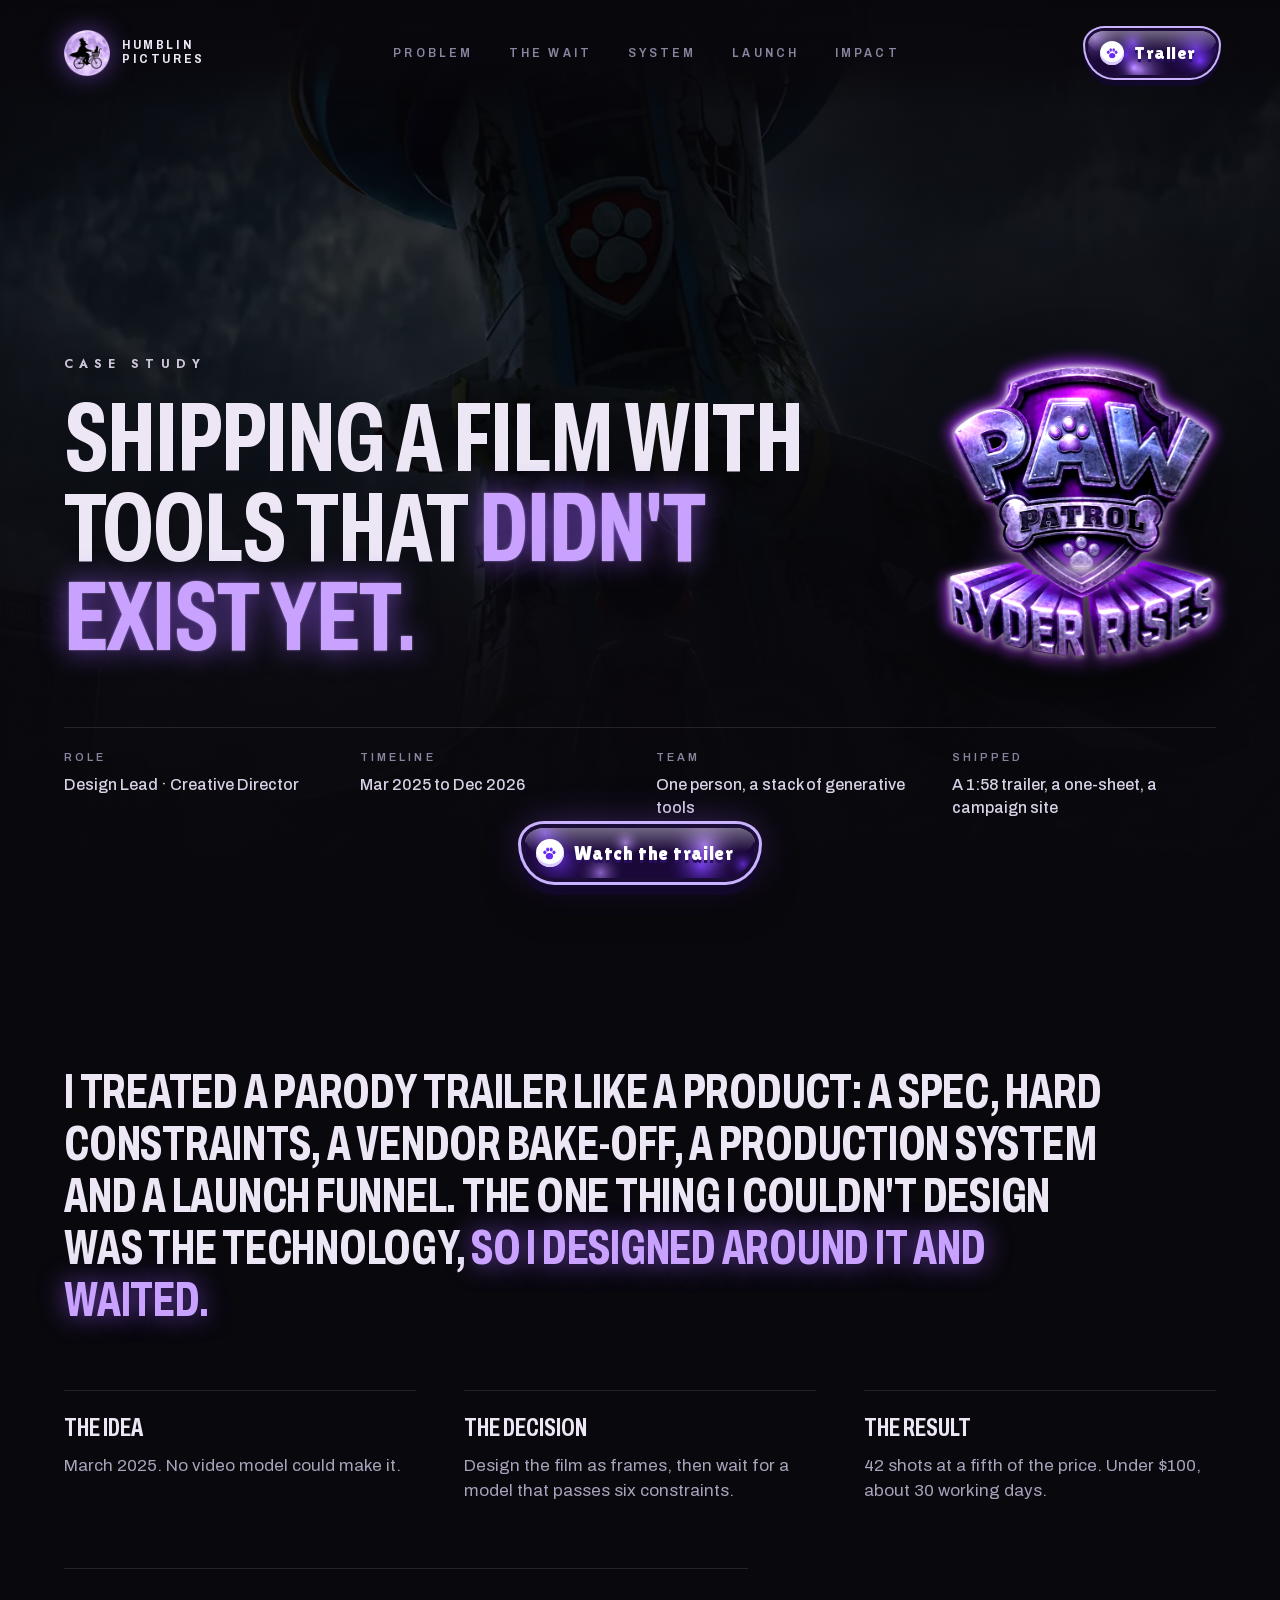
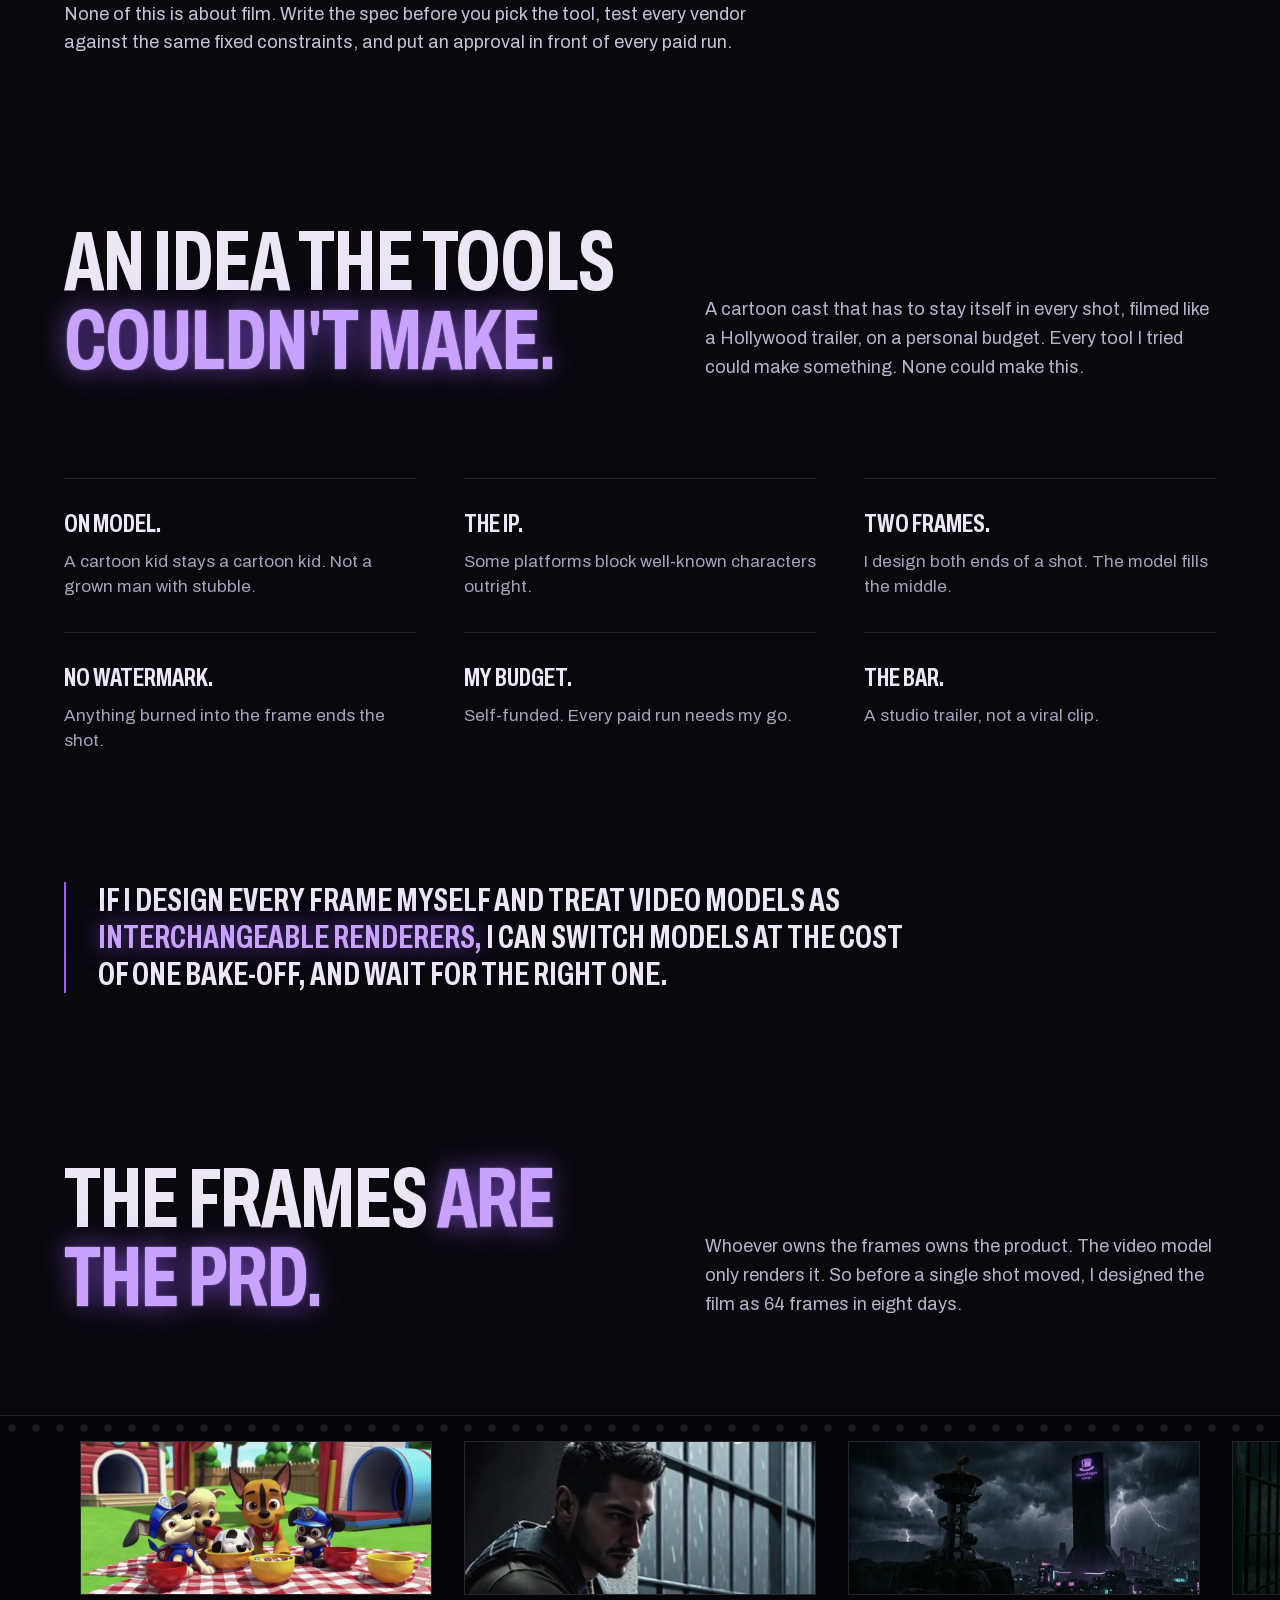
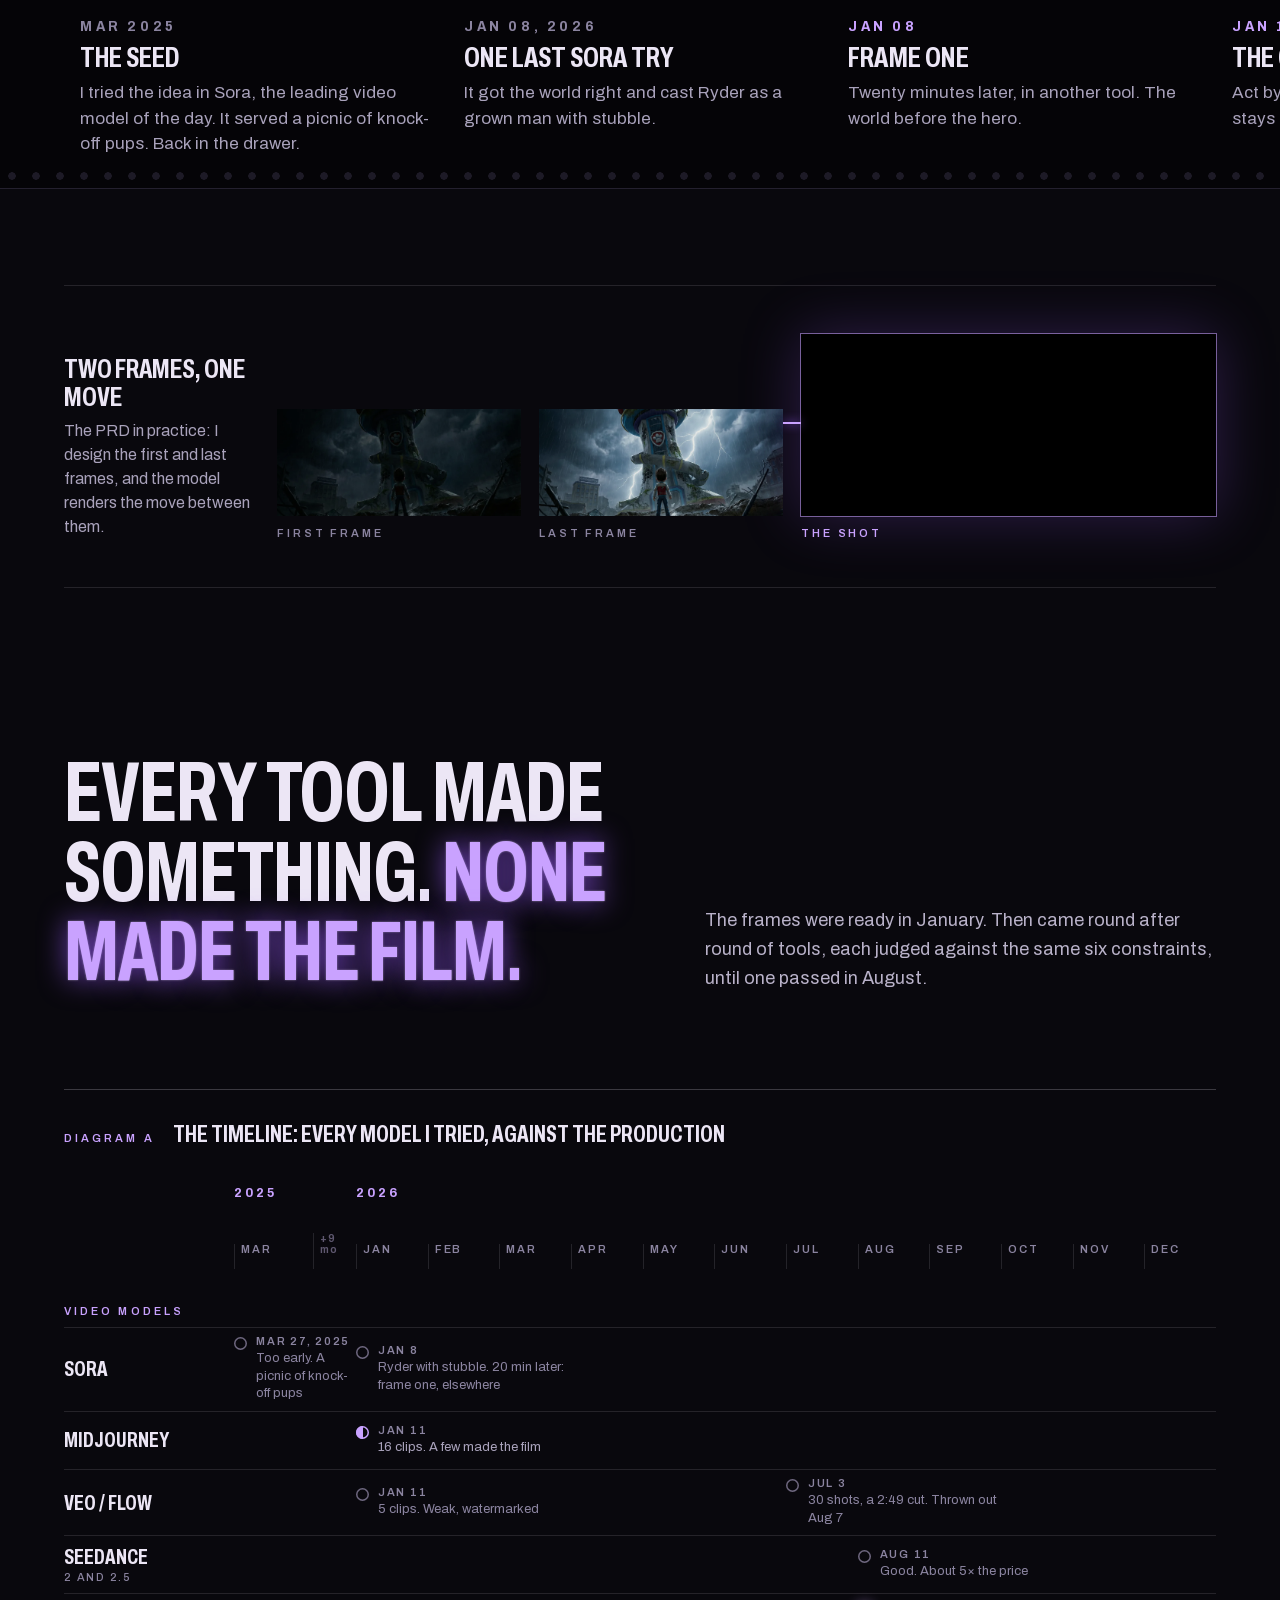
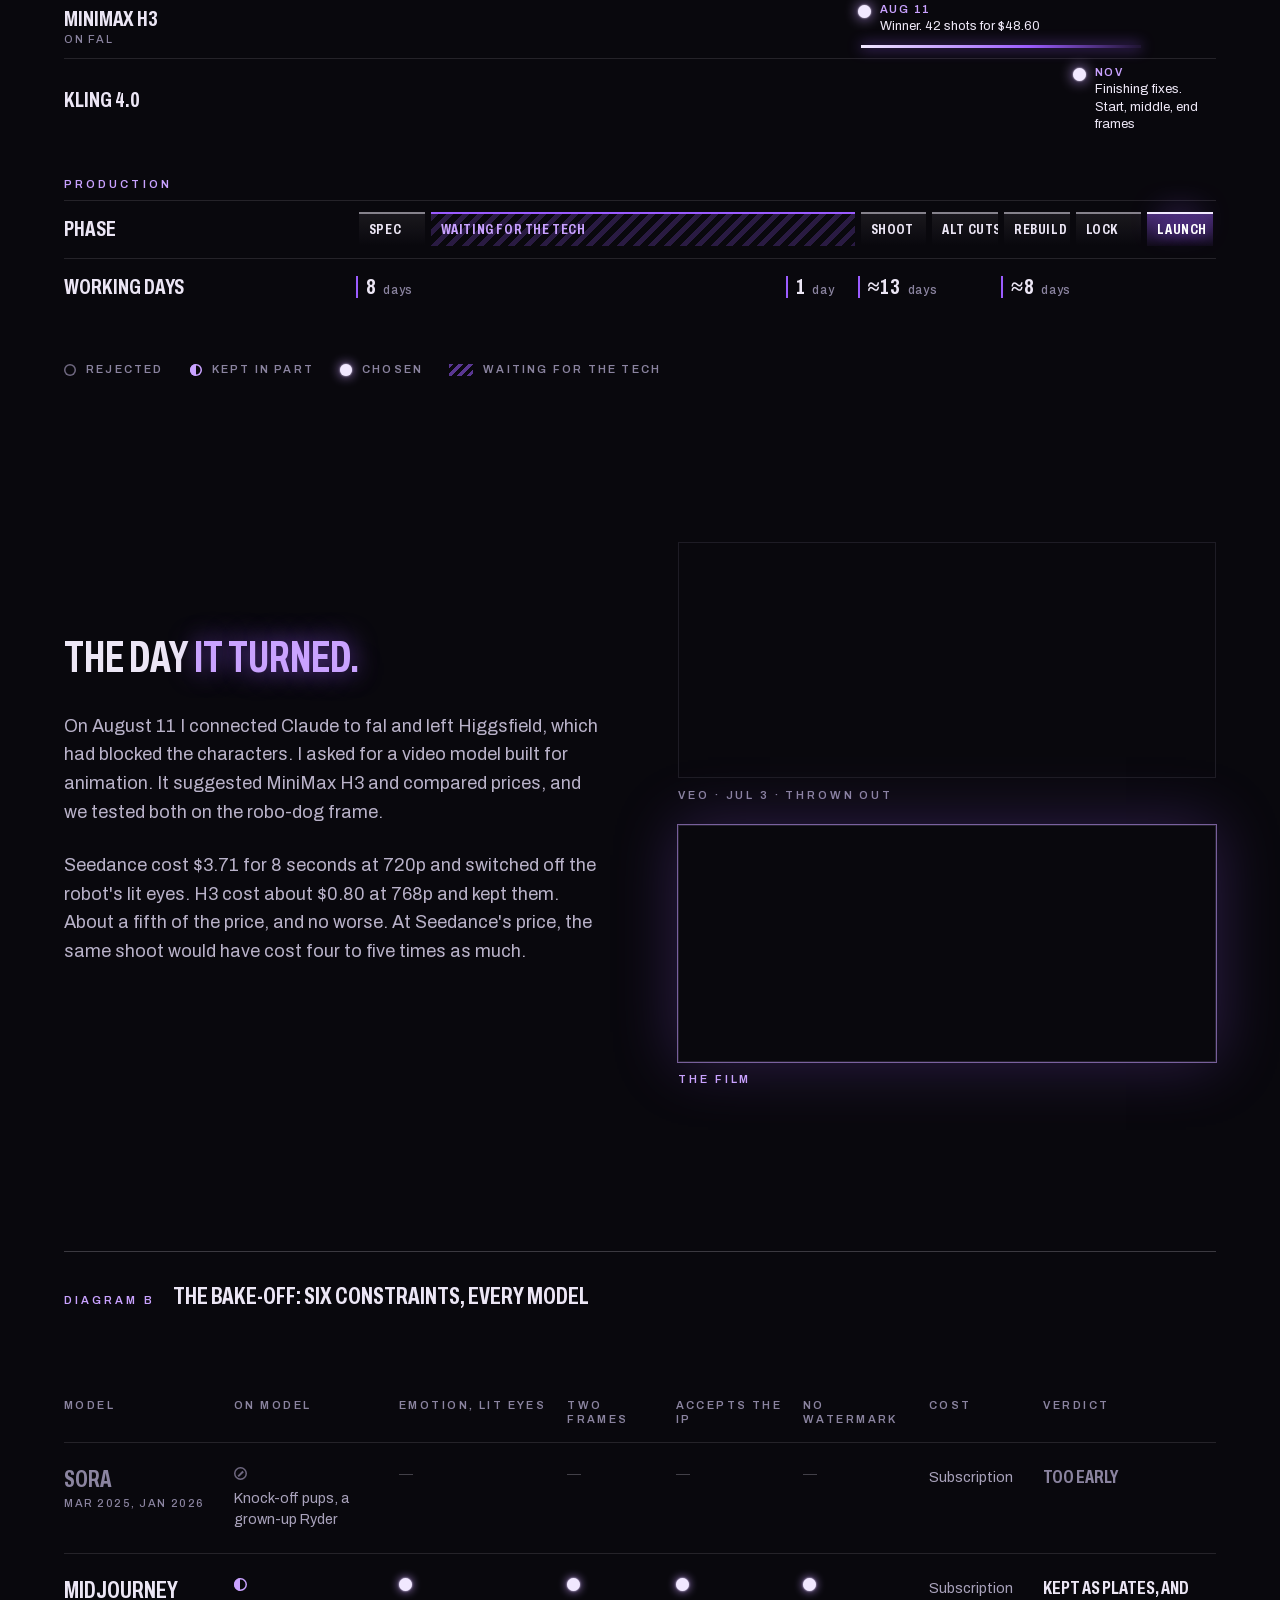
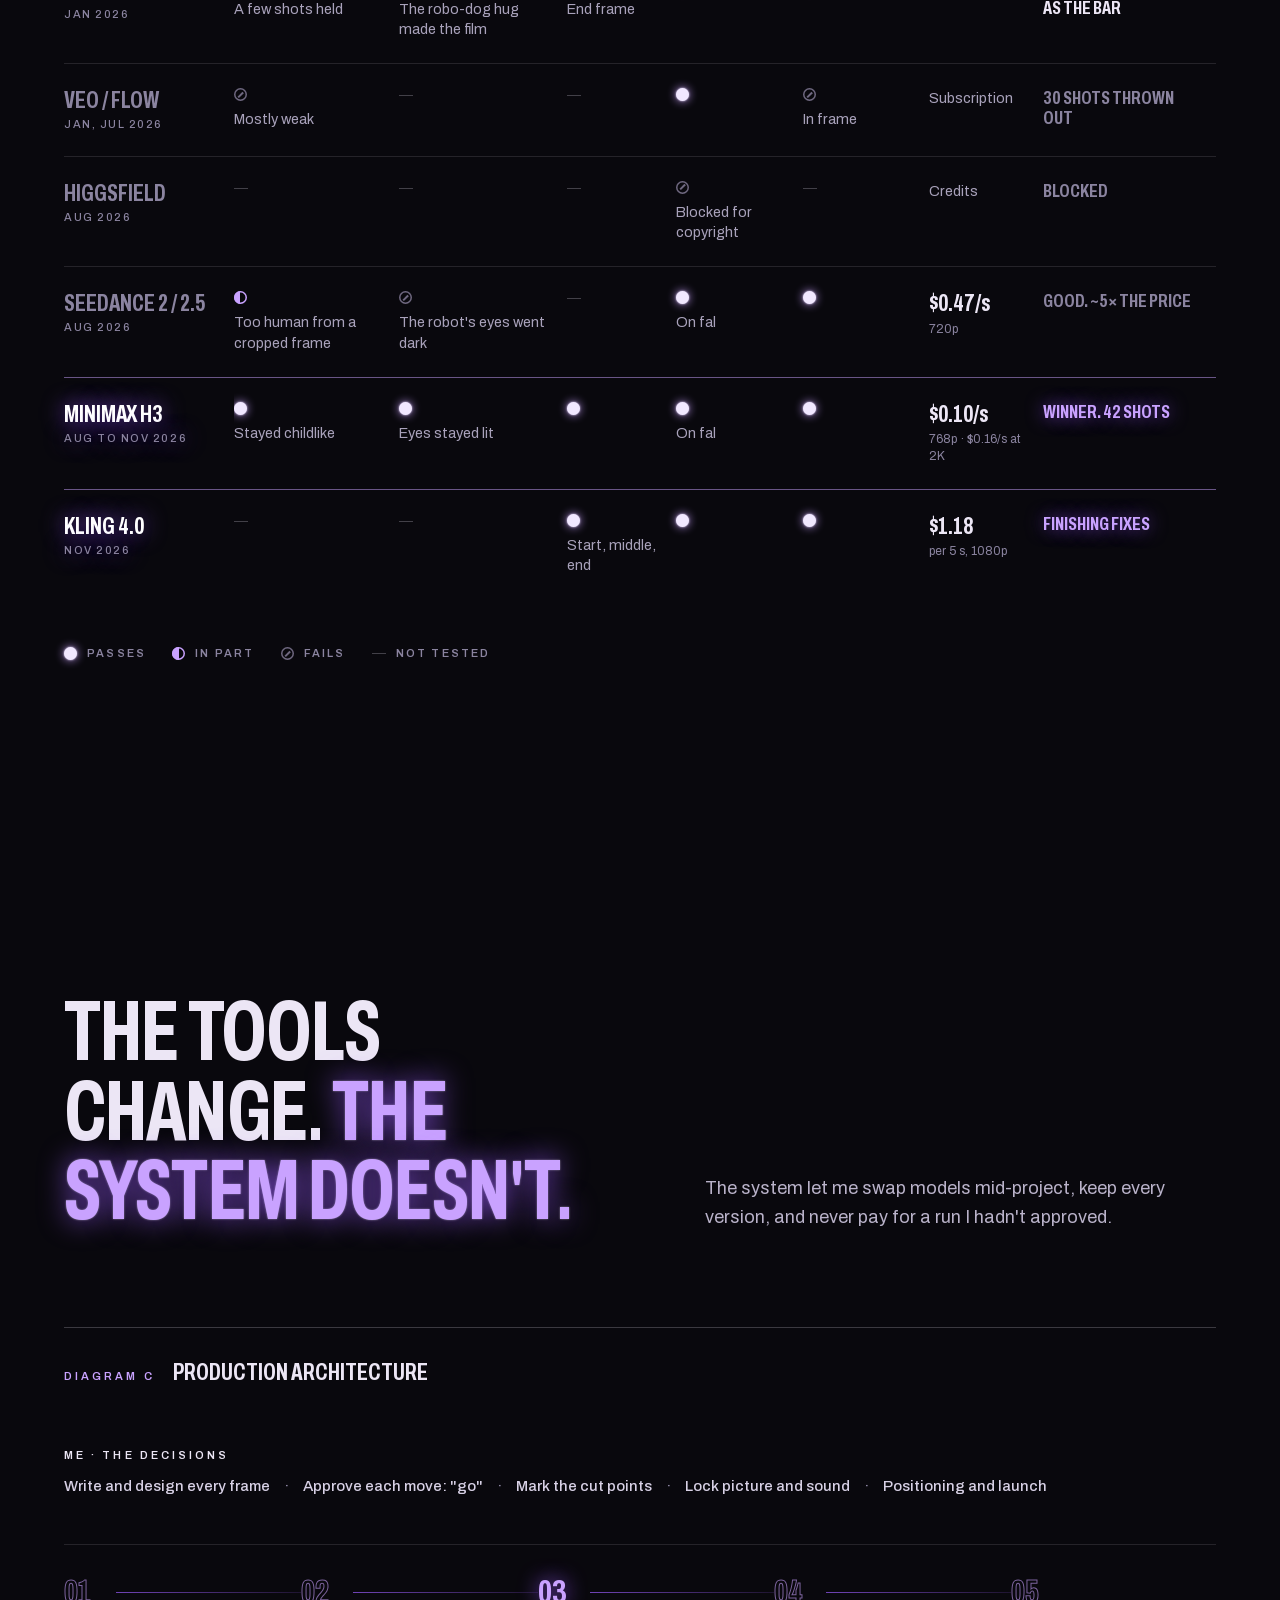
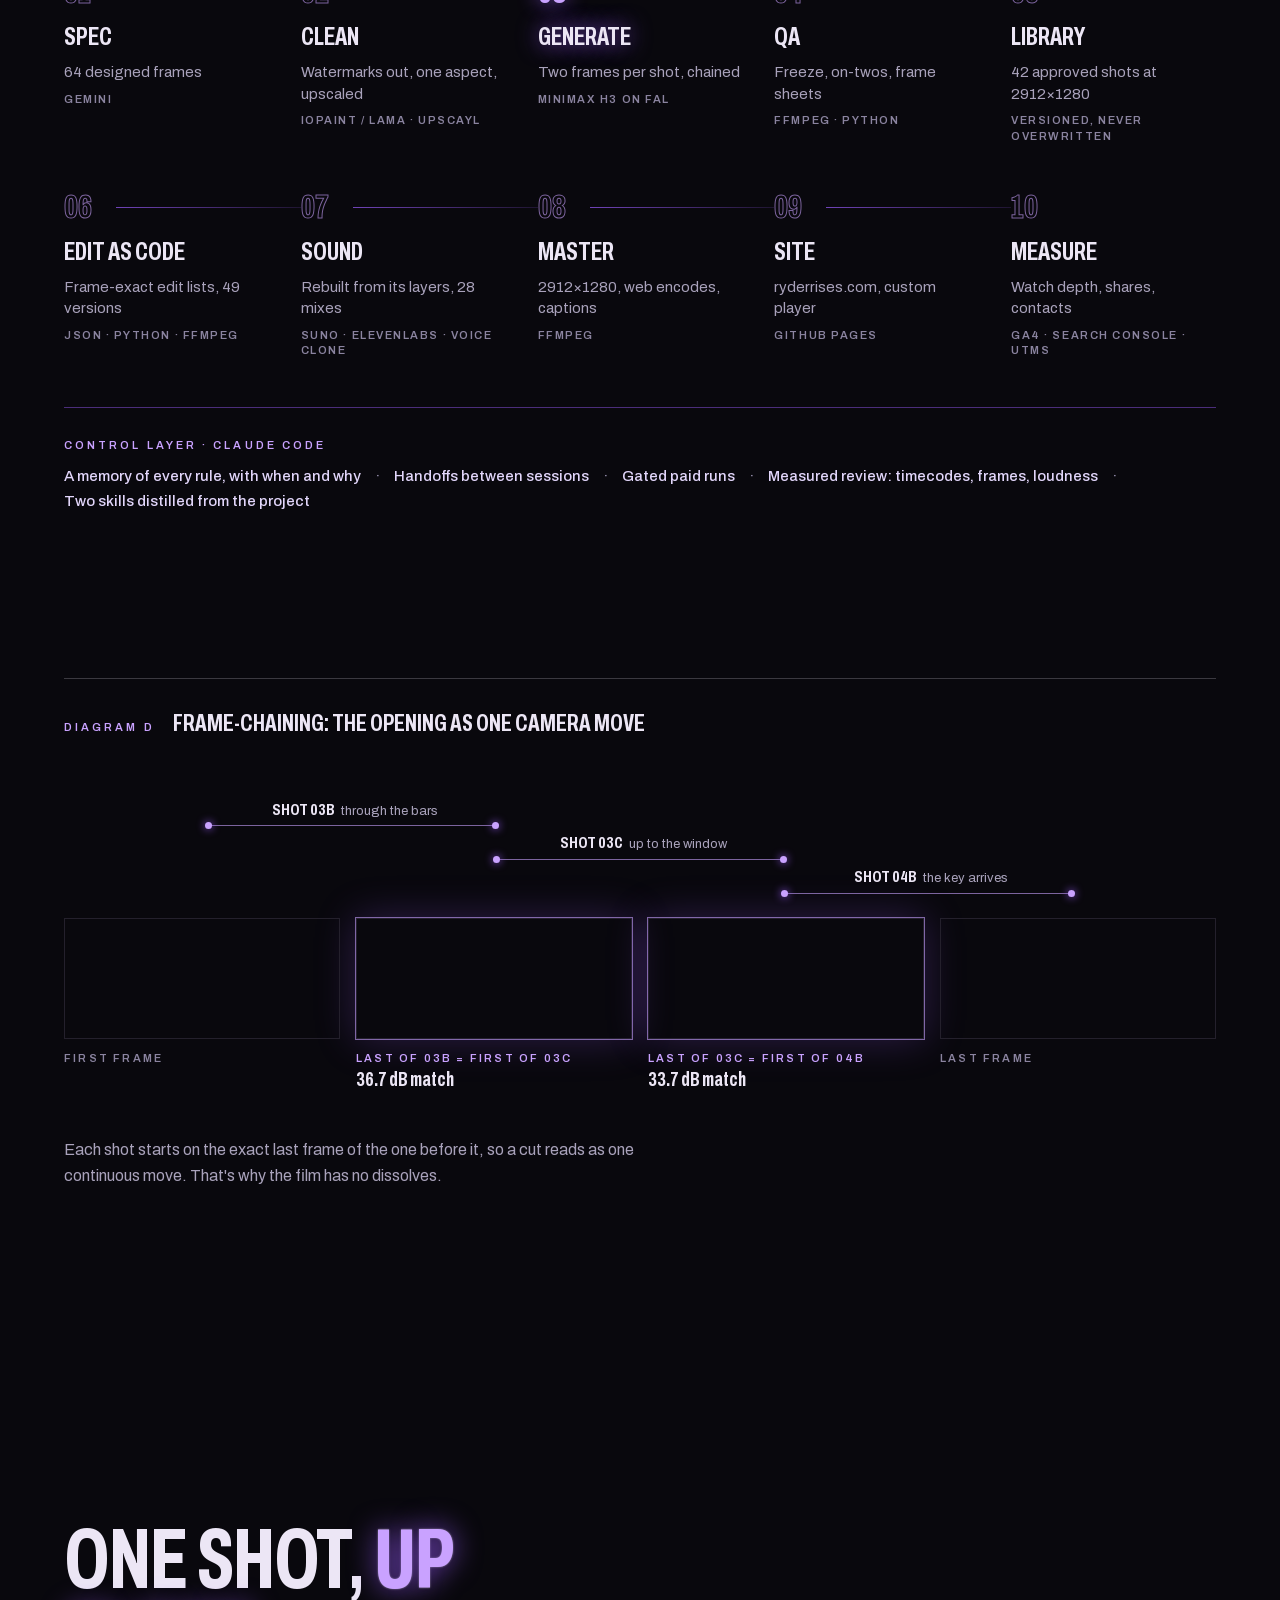
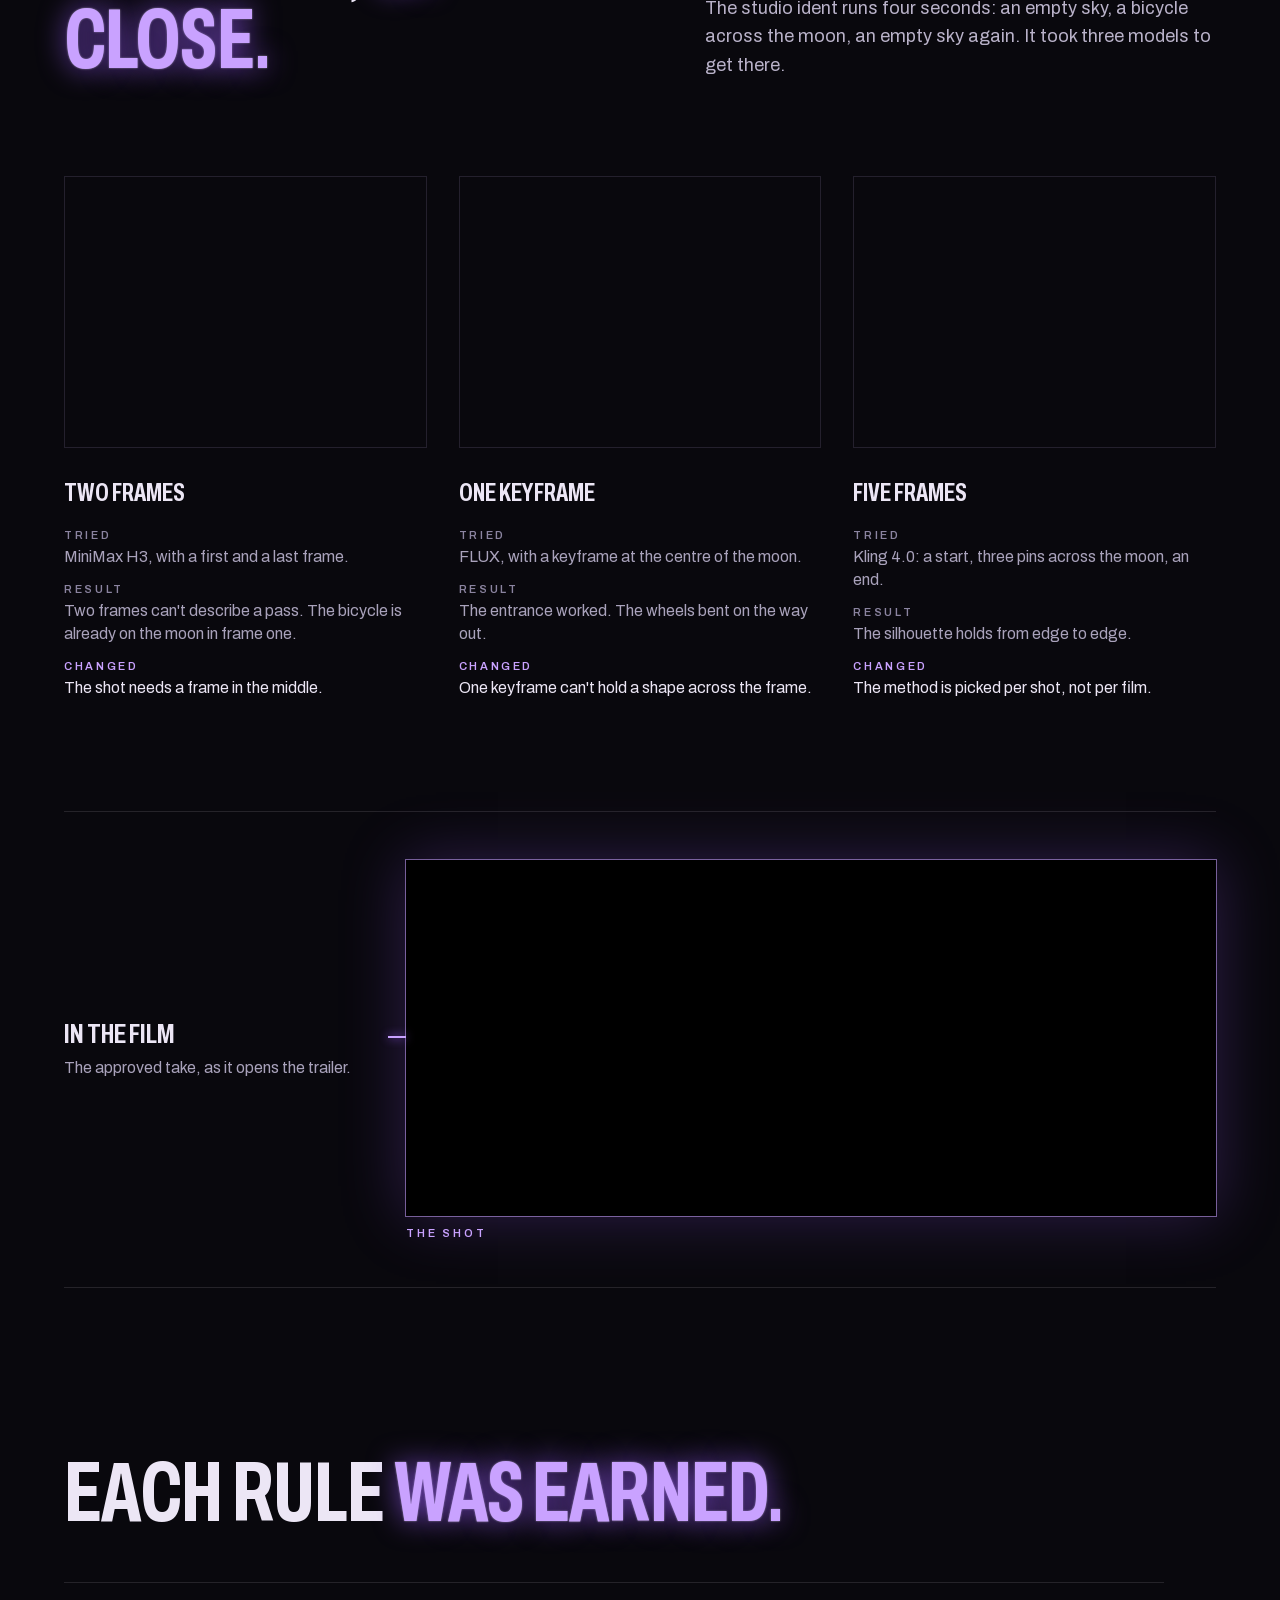
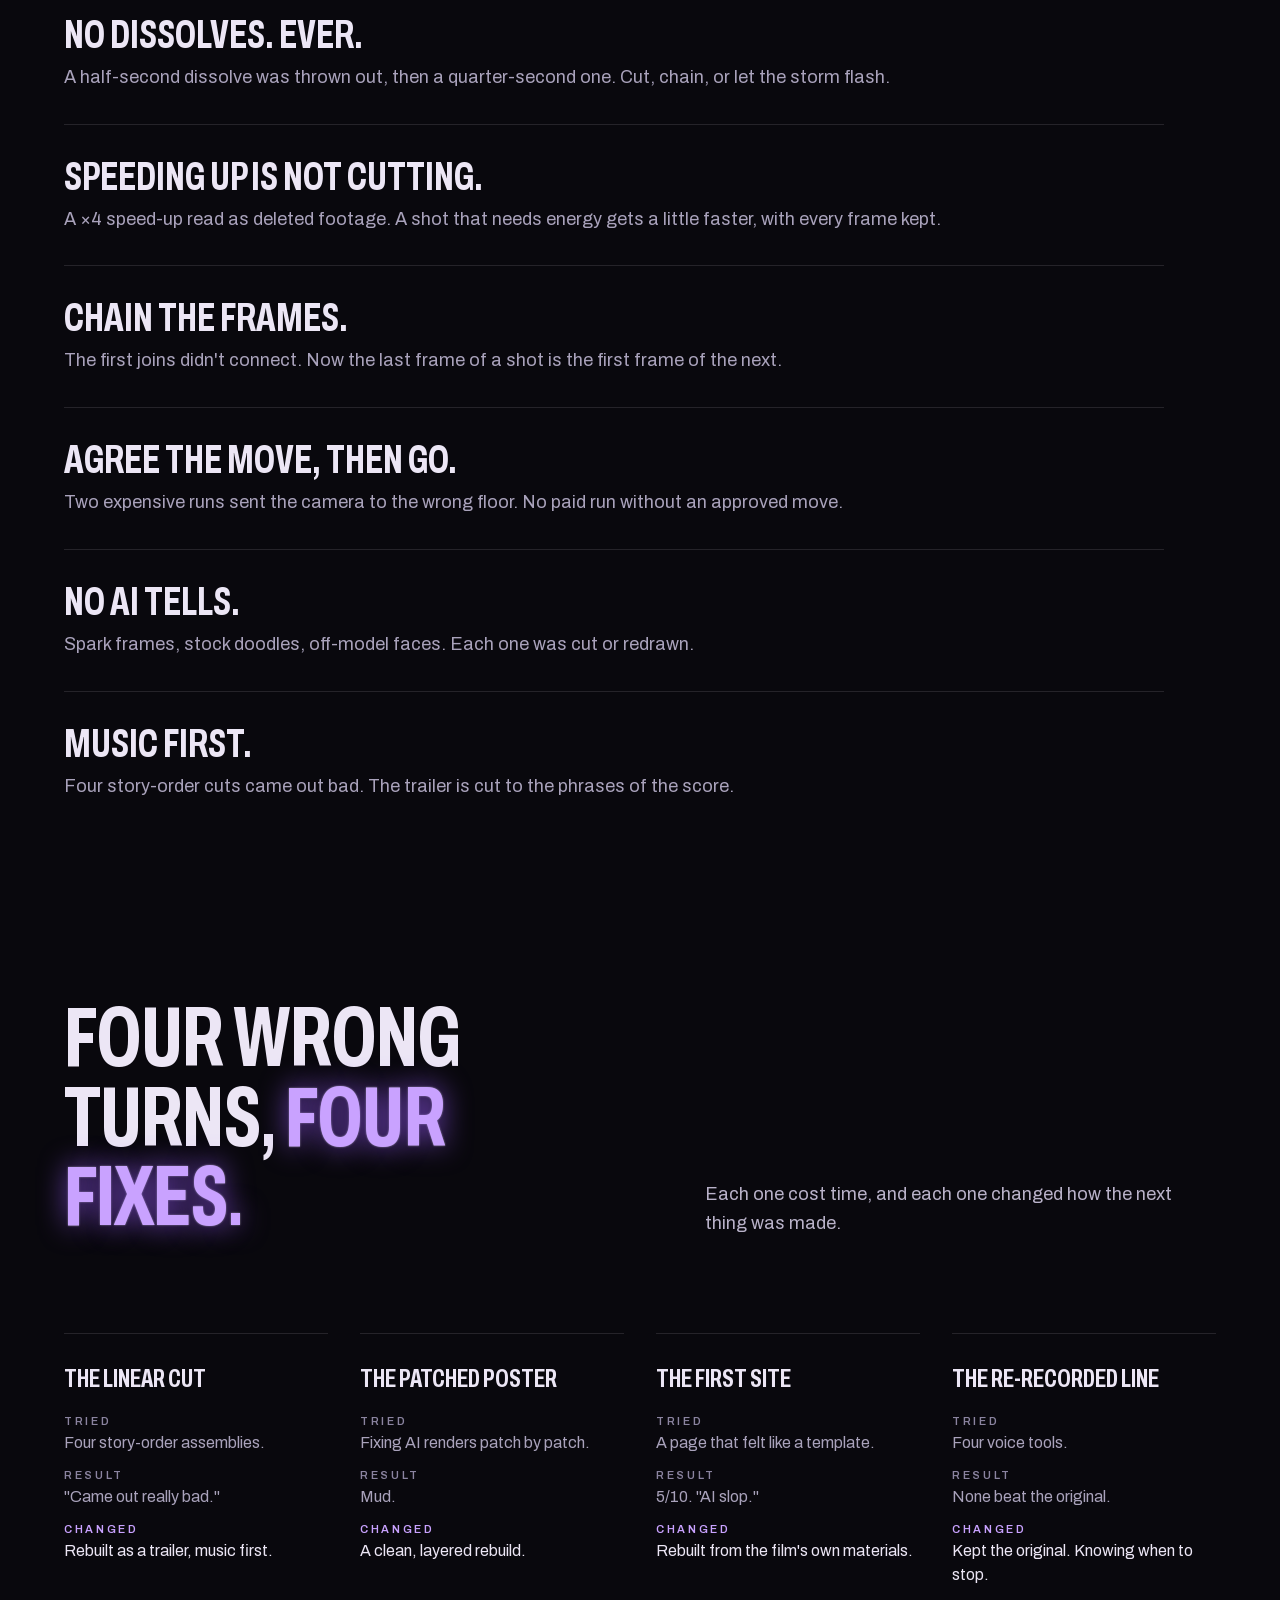
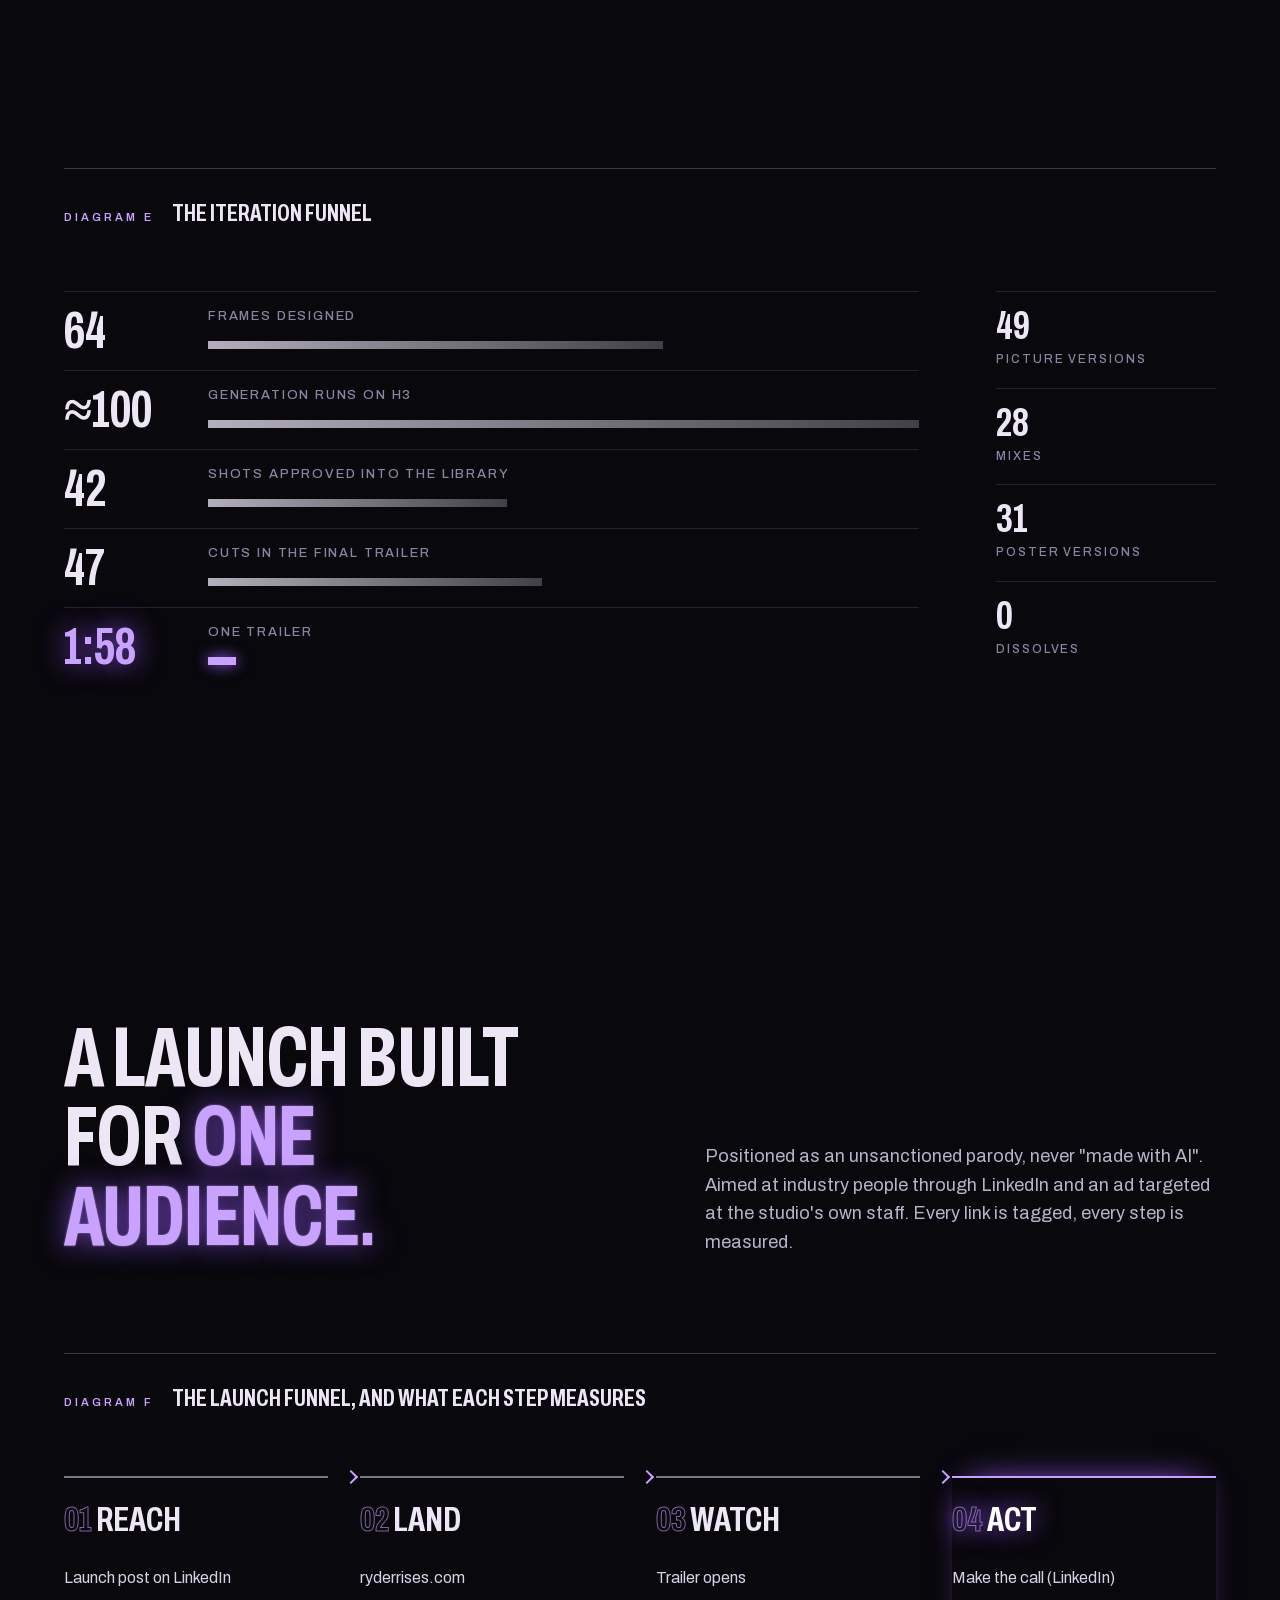
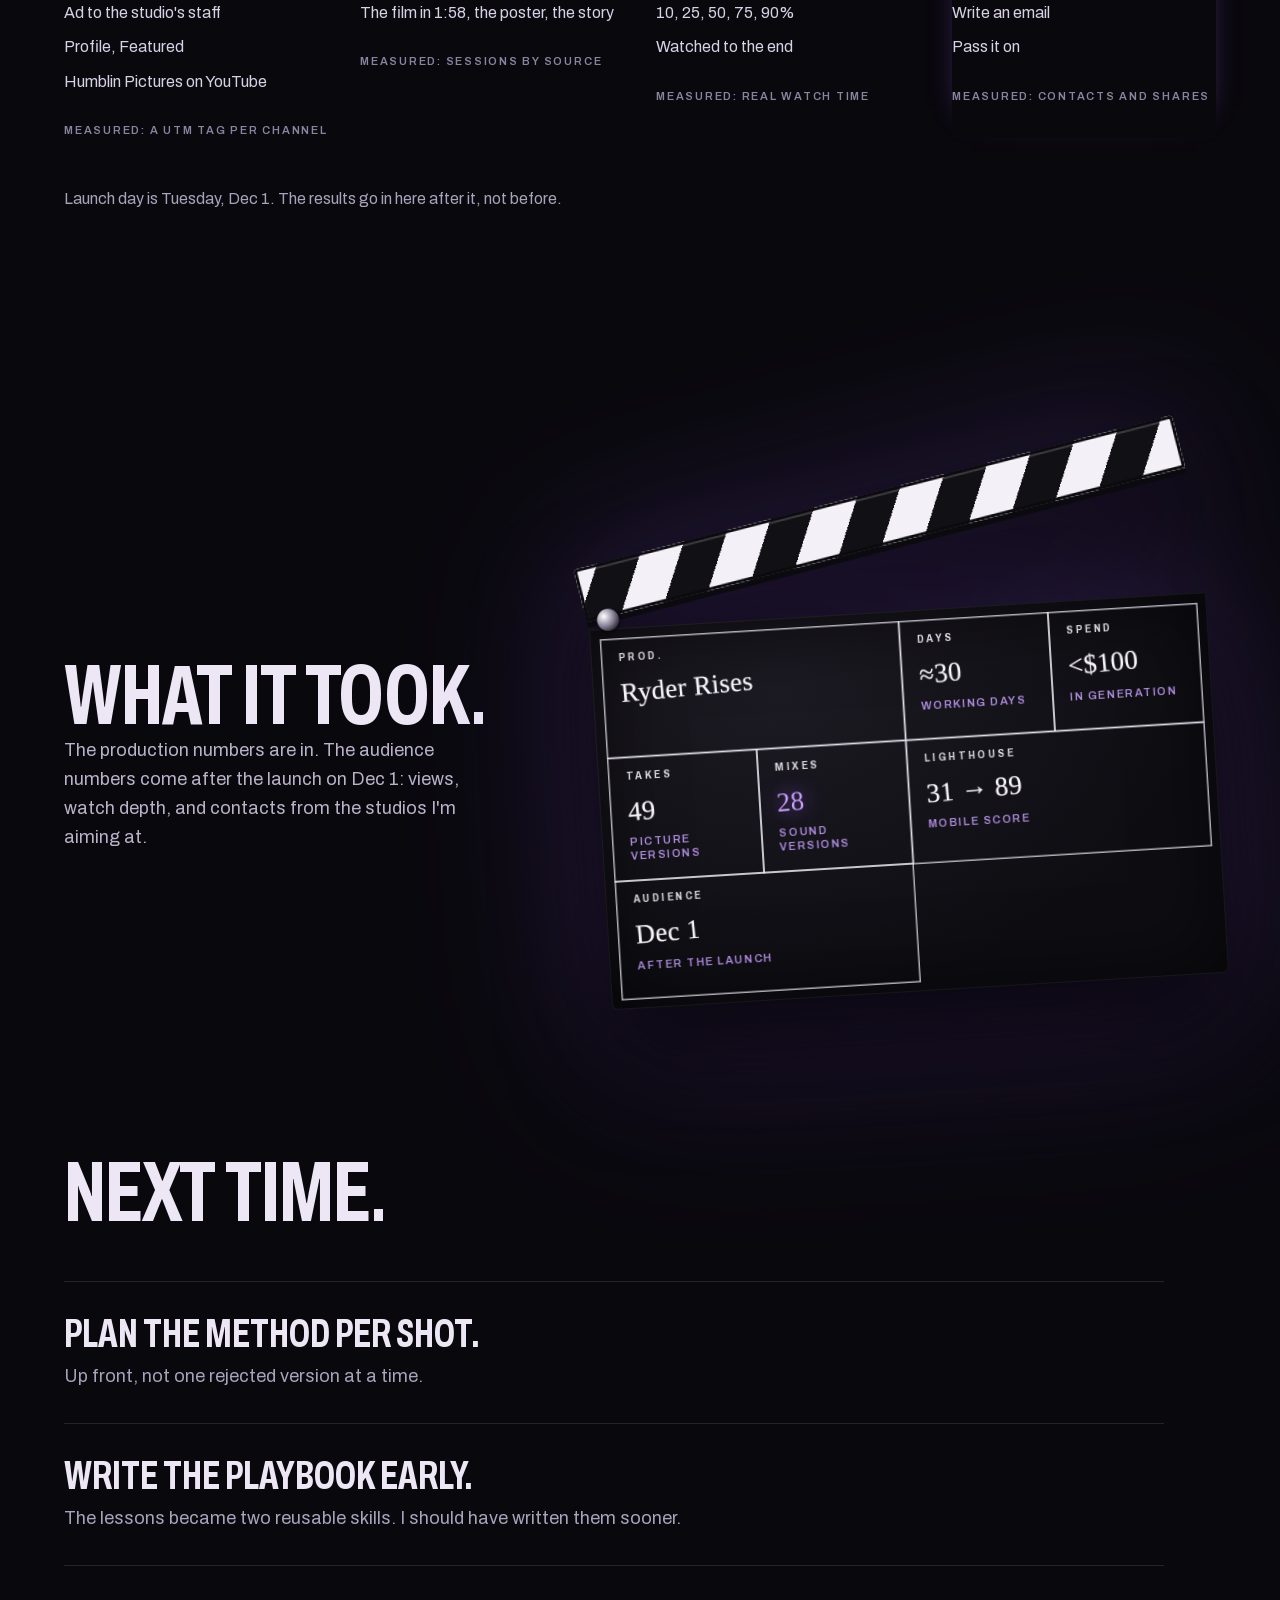
<file: case-study/index.html>
<!doctype html>
<html lang="en" dir="ltr" data-btn="14">
<head>
<meta charset="utf-8">
<meta name="viewport" content="width=device-width, initial-scale=1">
<title>Ryder Rises: Case Study</title>
<meta name="description" content="How one designer shipped a cinematic parody trailer with AI tools that did not exist yet: the spec, the model bake-off, the production system and the launch funnel behind PAW Patrol: Ryder Rises.">
<meta http-equiv="Content-Security-Policy" content="default-src 'self'; script-src 'self' https://*.googletagmanager.com; style-src 'self' 'unsafe-inline' https://fonts.googleapis.com; style-src-elem 'self' https://fonts.googleapis.com; style-src-attr 'unsafe-inline'; font-src 'self' https://fonts.gstatic.com; img-src 'self' data: https://*.google-analytics.com https://*.googletagmanager.com; media-src 'self'; connect-src 'self' https://*.google-analytics.com https://*.analytics.google.com https://*.googletagmanager.com; object-src 'none'; base-uri 'self'; form-action 'none'">
<meta property="og:type" content="article">
<meta property="og:site_name" content="Ryder Rises">
<meta property="og:title" content="Ryder Rises: Case Study | Shipping a film with tools that didn't exist yet">
<meta property="og:description" content="The spec, the model bake-off, the production system and the launch funnel behind an unsanctioned parody trailer. 42 shots, under $100, about 30 working days.">
<meta property="og:image" content="https://ryderrises.com/assets/og-v3.jpg">
<meta name="twitter:image" content="https://ryderrises.com/assets/og-v3.jpg">
<meta property="og:url" content="https://ryderrises.com/case-study/">
<link rel="canonical" href="https://ryderrises.com/case-study/">
<meta property="og:image:width" content="1200">
<meta property="og:image:height" content="627">
<meta property="og:image:alt" content="PAW Patrol: Ryder Rises. Ryder faces the ruined Lookout in a storm. An unsanctioned parody trailer by Yoni Levy">
<meta name="twitter:card" content="summary_large_image">
<link rel="icon" href="../assets/favicon-32.png" sizes="32x32" type="image/png">
<link rel="icon" href="../assets/favicon.svg" type="image/svg+xml">
<link rel="apple-touch-icon" href="../assets/apple-touch-icon.png">
<link rel="preload" as="font" type="font/woff2" href="../assets/fonts/archivo-latin-v2.woff2" crossorigin>
<link rel="preload" as="font" type="font/woff2" href="../assets/fonts/jost-latin.woff2" crossorigin>
<link rel="stylesheet" href="../css/site.css?v=80">
<link rel="stylesheet" href="cs.css?v=34">
<script src="../js/electric.js?v=5" defer></script>
<script src="cs.js?v=11" defer></script>
<script src="../js/analytics.js?v=7" defer></script>
</head>
<body>

<header class="nav" id="nav">
  <a class="nav__studio" href="../" dir="ltr" aria-label="Humblin Pictures, back to the film">
    <img src="../assets/humblin.webp" alt="" width="46" height="46">
    <span>Humblin<br>Pictures</span>
  </a>
  <nav class="nav__links" aria-label="Chapters">
    <a href="#problem">Problem</a>
    <a href="#wait">The wait</a>
    <a href="#system">System</a>
    <a href="#launch">Launch</a>
    <a href="#impact">Impact</a>
  </nav>
  <div class="nav__right">
    <a class="cta cta--sm" href="../#trailer"><canvas class="cta__plasma" aria-hidden="true"></canvas><span class="cta__icon"><svg viewBox="0 0 24 24" aria-hidden="true"><ellipse cx="12" cy="16" rx="5.2" ry="4.4"/><ellipse cx="5.5" cy="10.5" rx="2.2" ry="2.8"/><ellipse cx="9.5" cy="6.5" rx="2.2" ry="2.9"/><ellipse cx="14.5" cy="6.5" rx="2.2" ry="2.9"/><ellipse cx="18.5" cy="10.5" rx="2.2" ry="2.8"/></svg></span><span class="cta__label">Trailer</span><i class="cta__boop" aria-hidden="true"></i></a>
  </div>
</header>

<main id="top">

<!-- ============ HERO ============ -->
<section class="cs-hero" aria-label="Case study">
  <img class="cs-hero__bg" src="../assets/stills/04-11-lookout.webp" alt="">
  <video class="cs-hero__bg cs-hero__film js-inview" muted loop playsinline preload="none" aria-hidden="true" tabindex="-1">
    <source src="../assets/hero-m.mp4?v=4" type="video/mp4" media="(max-width: 700px)">
    <source src="../assets/hero.mp4?v=4" type="video/mp4">
  </video>
  <div class="cs-hero__shade"></div>
  <div class="cs-hero__in">
    <span class="logo3d cs-hero__logo" aria-hidden="true">
      <span class="logo3d__core"><i class="logo3d__rays"></i></span>
      <span class="logo3d__aura"><i></i></span>
      <span class="logo3d__rim"><i></i></span>
      <img class="logo3d__img" src="../assets/logo3d-v3-640.webp" alt="" width="640" height="698">
    </span>
    <p class="tagline">Case study</p>
    <h1 class="metal metal--xl cs-hero__title">Shipping a film with tools that <em>didn't exist yet.</em></h1>
    <dl class="cs-meta">
      <div><dt>Role</dt><dd>Design Lead · Creative Director</dd></div>
      <div><dt>Timeline</dt><dd>Mar 2025 to Dec 2026</dd></div>
      <div><dt>Team</dt><dd>One person, a stack of generative tools</dd></div>
      <div><dt>Shipped</dt><dd>A 1:58 trailer, a one-sheet, a campaign site</dd></div>
    </dl>
  </div>
</section>

<!-- ============ THE SHORT VERSION ============ -->
<section class="cs-sec cs-tldr" id="tldr">
  
  <p class="cs-lede">I treated a parody trailer like a product: a spec, hard constraints, a vendor bake-off, a production system and a launch funnel. The one thing I couldn't design was the technology, <em>so I designed around it and waited.</em></p>
  <ol class="cs-three">
    <li><b>The idea</b><span>March 2025. No video model could make it.</span></li>
    <li><b>The decision</b><span>Design the film as frames, then wait for a model that passes six constraints.</span></li>
    <li><b>The result</b><span>42 shots at a fifth of the price. Under $100, about 30 working days.</span></li>
  </ol>
  <p class="cs-carry">None of this is about film. Write the spec before you pick the tool, test every vendor against the same fixed constraints, and put an approval in front of every paid run.</p>
</section>

<!-- ============ 01 PROBLEM ============ -->
<section class="cs-sec" id="problem">
  <div class="cs-head">
    <div><h2 class="metal">An idea the tools <em>couldn't make.</em></h2></div>
    <p class="body">A cartoon cast that has to stay itself in every shot, filmed like a Hollywood trailer, on a personal budget. Every tool I tried could make something. None could make this.</p>
  </div>
  <ol class="cs-constraints">
    <li><b>On model.</b><span>A cartoon kid stays a cartoon kid. Not a grown man with stubble.</span></li>
    <li><b>The IP.</b><span>Some platforms block well-known characters outright.</span></li>
    <li><b>Two frames.</b><span>I design both ends of a shot. The model fills the middle.</span></li>
    <li><b>No watermark.</b><span>Anything burned into the frame ends the shot.</span></li>
    <li><b>My budget.</b><span>Self-funded. Every paid run needs my go.</span></li>
    <li><b>The bar.</b><span>A studio trailer, not a viral clip.</span></li>
  </ol>
  <blockquote class="cs-hyp"><span>If I design every frame myself and treat video models as <em>interchangeable renderers,</em> I can switch models at the cost of one bake-off, and wait for the right one.</span></blockquote>
</section>

<!-- ============ 02 THE SPEC ============ -->
<section class="cs-sec cs-sec--bleed" id="spec">
  <div class="cs-head">
    <div><h2 class="metal">The frames <em>are the PRD.</em></h2></div>
    <p class="body">Whoever owns the frames owns the product. The video model only renders it. So before a single shot moved, I designed the film as 64 frames in eight days.</p>
  </div>
  <div class="strip" id="strip">
    <ol class="strip__reel">
      <li class="frame frame--seed"><img src="../assets/strip/0a-sora-2025.webp" alt="Sora, March 2025: a picnic of off-model pups" loading="lazy" width="960" height="422"><time>Mar 2025</time><h4>The seed</h4><p>I tried the idea in Sora, the leading video model of the day. It served a picnic of knock-off pups. Back in the drawer.</p></li>
      <li class="frame frame--seed"><img src="../assets/strip/0b-sora-2026.webp" alt="Sora, January 2026: a grown man with stubble behind bars" loading="lazy" width="960" height="422"><time>Jan 08, 2026</time><h4>One last Sora try</h4><p>It got the world right and cast Ryder as a grown man with stubble.</p></li>
      <li class="frame"><img src="../assets/strip/1.webp" alt="The first frame: the Humdinger monolith in a storm" loading="lazy" width="960" height="422"><time>Jan 08</time><h4>Frame one</h4><p>Twenty minutes later, in another tool. The world before the hero.</p></li>
      <li class="frame"><img src="assets/strip-spec-1.jpg" alt="The prison corridor" loading="lazy" width="960" height="422"><time>Jan 11</time><h4>The cell</h4><p>Act by act, with character sheets so the kid stays the kid.</p></li>
      <li class="frame"><img src="assets/strip-spec-2.jpg" alt="Ryder and the broken robo-dog" loading="lazy" width="960" height="422"><time>Jan 10</time><h4>The heart</h4><p>Later, every model was tested on this frame.</p></li>
      <li class="frame"><img src="assets/strip-spec-3.jpg" alt="A hand on the glass, the suit behind it" loading="lazy" width="960" height="422"><time>Jan 25</time><h4>The suit</h4><p>Some frames were drawn as pairs: where a shot starts, and where it lands.</p></li>
      <li class="frame"><img src="assets/strip-spec-4.jpg" alt="Ryder surrounded by the cat army" loading="lazy" width="960" height="422"><time>Jan 12</time><h4>The fight</h4><p>Sixty-four frames in eight days. The spec was done in January.</p></li>
    </ol>
  </div>
  <div class="move cs-move">
    <div class="move__text"><h4>Two frames, one move</h4><p>The PRD in practice: I design the first and last frames, and the model renders the move between them.</p></div>
    <figure class="move__frame"><img src="../assets/move/11-lookout-first.webp" alt="The designed first frame" loading="lazy" width="1280" height="562"><figcaption>First frame</figcaption></figure>
    <figure class="move__frame"><img src="../assets/move/11-lookout-last.webp" alt="The designed last frame" loading="lazy" width="1280" height="562"><figcaption>Last frame</figcaption></figure>
    <figure class="move__shot"><video class="js-inview" src="../assets/move/11-lookout-shot.mp4" muted loop playsinline preload="none" aria-label="The finished shot"></video><figcaption>The shot</figcaption></figure>
  </div>
</section>

<!-- ============ 03 THE WAIT ============ -->
<section class="cs-sec" id="wait">
  <div class="cs-head">
    <div><h2 class="metal">Every tool made something. <em>None made the film.</em></h2></div>
    <p class="body">The frames were ready in January. Then came round after round of tools, each judged against the same six constraints, until one passed in August.</p>
  </div>

  <!-- DIAGRAM A -->
  <figure class="dia" id="diaA">
    <figcaption class="dia__cap"><span>Diagram A</span><b>The timeline: every model I tried, against the production</b></figcaption>
    <div class="tl" id="timeline" role="img" aria-label="Timeline from March 2025 to December 2026 showing each video model tried and the production phases"></div>
    <ol class="tl-m" id="timelineM"></ol>
    <div class="legend"><span class="k k--no">Rejected</span><span class="k k--part">Kept in part</span><span class="k k--yes">Chosen</span><span class="k k--wait">Waiting for the tech</span></div>
  </figure>

  <div class="cs-turn">
    <div>
      <h3 class="compare-head__t">The day <em>it turned.</em></h3>
      <p class="body">On August 11 I connected Claude to fal and left Higgsfield, which had blocked the characters. I asked for a video model built for animation. It suggested MiniMax H3 and compared prices, and we tested both on the robo-dog frame.</p>
      <p class="body">Seedance cost $3.71 for 8 seconds at 720p and switched off the robot's lit eyes. H3 cost about $0.80 at 768p and kept them. About a fifth of the price, and no worse. At Seedance's price, the same shoot would have cost four to five times as much.</p>
    </div>
    <div class="cs-vs">
      <figure><img src="assets/strip-veo.jpg" alt="Veo, July 2026: the robo-dog beat" loading="lazy" width="960" height="422"><figcaption>Veo · Jul 3 · thrown out</figcaption></figure>
      <figure class="cs-vs__win"><img src="../assets/stills/05-12-robodog-960.webp" alt="The final film: the robo-dog beat" loading="lazy"><figcaption>The film</figcaption></figure>
    </div>
  </div>

  <!-- DIAGRAM B -->
  <figure class="dia" id="diaB">
    <figcaption class="dia__cap"><span>Diagram B</span><b>The bake-off: six constraints, every model</b></figcaption>
    <div class="mx-wrap">
      <table class="mx">
        <thead>
          <tr><th scope="col">Model</th><th scope="col">On model</th><th scope="col">Emotion, lit eyes</th><th scope="col">Two frames</th><th scope="col">Accepts the IP</th><th scope="col">No watermark</th><th scope="col">Cost</th><th scope="col">Verdict</th></tr>
        </thead>
        <tbody>
          <tr class="r-no"><th scope="row">Sora<small>Mar 2025, Jan 2026</small></th><td><i class="d d--no"></i>Knock-off pups, a grown-up Ryder</td><td><i class="d d--na"></i></td><td><i class="d d--na"></i></td><td><i class="d d--na"></i></td><td><i class="d d--na"></i></td><td>Subscription</td><td class="v">Too early</td></tr>
          <tr class="r-part"><th scope="row">Midjourney<small>Jan 2026</small></th><td><i class="d d--part"></i>A few shots held</td><td><i class="d d--yes"></i>The robo-dog hug made the film</td><td><i class="d d--yes"></i>End frame</td><td><i class="d d--yes"></i></td><td><i class="d d--yes"></i></td><td>Subscription</td><td class="v">Kept as plates, and as the bar</td></tr>
          <tr class="r-no"><th scope="row">Veo / Flow<small>Jan, Jul 2026</small></th><td><i class="d d--no"></i>Mostly weak</td><td><i class="d d--na"></i></td><td><i class="d d--na"></i></td><td><i class="d d--yes"></i></td><td><i class="d d--no"></i>In frame</td><td>Subscription</td><td class="v">30 shots thrown out</td></tr>
          <tr class="r-no"><th scope="row">Higgsfield<small>Aug 2026</small></th><td><i class="d d--na"></i></td><td><i class="d d--na"></i></td><td><i class="d d--na"></i></td><td><i class="d d--no"></i>Blocked for copyright</td><td><i class="d d--na"></i></td><td>Credits</td><td class="v">Blocked</td></tr>
          <tr class="r-no"><th scope="row">Seedance 2 / 2.5<small>Aug 2026</small></th><td><i class="d d--part"></i>Too human from a cropped frame</td><td><i class="d d--no"></i>The robot's eyes went dark</td><td><i class="d d--na"></i></td><td><i class="d d--yes"></i>On fal</td><td><i class="d d--yes"></i></td><td><b class="cost">$0.47/s</b><small>720p</small></td><td class="v">Good. ~5× the price</td></tr>
          <tr class="r-yes"><th scope="row">MiniMax H3<small>Aug to Nov 2026</small></th><td><i class="d d--yes"></i>Stayed childlike</td><td><i class="d d--yes"></i>Eyes stayed lit</td><td><i class="d d--yes"></i></td><td><i class="d d--yes"></i>On fal</td><td><i class="d d--yes"></i></td><td><b class="cost">$0.10/s</b><small>768p · $0.16/s at 2K</small></td><td class="v">Winner. 42 shots</td></tr>
          <tr class="r-yes"><th scope="row">Kling 4.0<small>Nov 2026</small></th><td><i class="d d--na"></i></td><td><i class="d d--na"></i></td><td><i class="d d--yes"></i>Start, middle, end</td><td><i class="d d--yes"></i></td><td><i class="d d--yes"></i></td><td><b class="cost">$1.18</b><small>per 5 s, 1080p</small></td><td class="v">Finishing fixes</td></tr>
        </tbody>
      </table>
    </div>
    <div class="legend"><span class="k"><i class="d d--yes"></i>Passes</span><span class="k"><i class="d d--part"></i>In part</span><span class="k"><i class="d d--no"></i>Fails</span><span class="k"><i class="d d--na"></i>Not tested</span></div>
  </figure>
</section>

<!-- ============ 04 SYSTEM ============ -->
<section class="cs-sec" id="system">
  <div class="cs-head">
    <div><h2 class="metal">The tools change. <em>The system doesn't.</em></h2></div>
    <p class="body">The system let me swap models mid-project, keep every version, and never pay for a run I hadn't approved.</p>
  </div>

  <!-- DIAGRAM C -->
  <figure class="dia" id="diaC">
    <figcaption class="dia__cap"><span>Diagram C</span><b>Production architecture</b></figcaption>
    <div class="arch">
      <div class="arch__band arch__band--me"><p class="arch__name">Me · the decisions</p><ul><li>Write and design every frame</li><li>Approve each move: "go"</li><li>Mark the cut points</li><li>Lock picture and sound</li><li>Positioning and launch</li></ul></div>
      <ol class="arch__line">
        <li><b>Spec</b><span>64 designed frames</span><em>Gemini</em></li>
        <li><b>Clean</b><span>Watermarks out, one aspect, upscaled</span><em>IOPaint / LaMa · Upscayl</em></li>
        <li class="is-hot"><b>Generate</b><span>Two frames per shot, chained</span><em>MiniMax H3 on fal</em></li>
        <li><b>QA</b><span>Freeze, on-twos, frame sheets</span><em>ffmpeg · Python</em></li>
        <li><b>Library</b><span>42 approved shots at 2912×1280</span><em>Versioned, never overwritten</em></li>
        <li><b>Edit as code</b><span>Frame-exact edit lists, 49 versions</span><em>JSON · Python · ffmpeg</em></li>
        <li><b>Sound</b><span>Rebuilt from its layers, 28 mixes</span><em>Suno · ElevenLabs · voice clone</em></li>
        <li><b>Master</b><span>2912×1280, web encodes, captions</span><em>ffmpeg</em></li>
        <li><b>Site</b><span>ryderrises.com, custom player</span><em>GitHub Pages</em></li>
        <li><b>Measure</b><span>Watch depth, shares, contacts</span><em>GA4 · Search Console · UTMs</em></li>
      </ol>
      <div class="arch__band arch__band--cc"><p class="arch__name">Control layer · Claude Code</p><ul><li>A memory of every rule, with when and why</li><li>Handoffs between sessions</li><li>Gated paid runs</li><li>Measured review: timecodes, frames, loudness</li><li>Two skills distilled from the project</li></ul></div>
    </div>
  </figure>

  <!-- DIAGRAM D -->
  <figure class="dia" id="diaD">
    <figcaption class="dia__cap"><span>Diagram D</span><b>Frame-chaining: the opening as one camera move</b></figcaption>
    <div class="chain">
      <div class="chain__spans">
        <span class="chain__span" style="--from:1;--to:3"><b>Shot 03b</b><span>through the bars</span></span>
        <span class="chain__span" style="--from:2;--to:4"><b>Shot 03c</b><span>up to the window</span></span>
        <span class="chain__span" style="--from:3;--to:5"><b>Shot 04b</b><span>the key arrives</span></span>
      </div>
      <ol class="chain__frames">
        <li><img src="assets/chain-03b-window-dive-first.jpg" alt="Shot 03b, first frame: the prison in the storm" loading="lazy" width="960" height="422"><span>First frame</span></li>
        <li class="is-join"><img src="assets/chain-03b-window-dive-last.jpg" alt="The join: the last frame of 03b is the first frame of 03c" loading="lazy" width="960" height="422"><span>Last of 03b = first of 03c</span><em>36.7 dB match</em></li>
        <li class="is-join"><img src="assets/chain-03c-ryder-to-window-last.jpg" alt="The join: the last frame of 03c is the first frame of 04b" loading="lazy" width="960" height="422"><span>Last of 03c = first of 04b</span><em>33.7 dB match</em></li>
        <li><img src="assets/chain-04b-chicken-key-entry-last.jpg" alt="Shot 04b, last frame: Chickaletta with the key" loading="lazy" width="960" height="422"><span>Last frame</span></li>
      </ol>
    </div>
    <p class="dia__note">Each shot starts on the exact last frame of the one before it, so a cut reads as one continuous move. That's why the film has no dissolves.</p>
  </figure>
</section>

<!-- ============ ONE SHOT, UP CLOSE ============ -->
<section class="cs-sec" id="closeup">
  <div class="cs-head">
    <div><h2 class="metal">One shot, <em>up close.</em></h2></div>
    <p class="body">The studio ident runs four seconds: an empty sky, a bicycle across the moon, an empty sky again. It took three models to get there.</p>
  </div>
  <ol class="fails closeup">
    <li><img src="assets/closeup-ident-a-h3.webp" alt="First try: the bicycle is already on the moon in the first frame" loading="lazy" width="800" height="600"><h3>Two frames</h3><p><b>Tried</b><span>MiniMax H3, with a first and a last frame.</span></p><p><b>Result</b><span>Two frames can't describe a pass. The bicycle is already on the moon in frame one.</span></p><p><b>Changed</b><span>The shot needs a frame in the middle.</span></p></li>
    <li><img src="assets/closeup-ident-b-flux.webp" alt="Second try: the bicycle wheels bend as it leaves the moon" loading="lazy" width="800" height="600"><h3>One keyframe</h3><p><b>Tried</b><span>FLUX, with a keyframe at the centre of the moon.</span></p><p><b>Result</b><span>The entrance worked. The wheels bent on the way out.</span></p><p><b>Changed</b><span>One keyframe can't hold a shape across the frame.</span></p></li>
    <li><img src="assets/closeup-ident-c-kling.webp" alt="Third try: the silhouette holds, wheels round" loading="lazy" width="800" height="600"><h3>Five frames</h3><p><b>Tried</b><span>Kling 4.0: a start, three pins across the moon, an end.</span></p><p><b>Result</b><span>The silhouette holds from edge to edge.</span></p><p><b>Changed</b><span>The method is picked per shot, not per film.</span></p></li>
  </ol>
  <div class="move cs-move closeup__final">
    <div class="move__text"><h4>In the film</h4><p>The approved take, as it opens the trailer.</p></div>
    <figure class="move__shot"><video class="js-inview" src="../assets/move/00-humblin-shot.mp4" muted loop playsinline preload="none" aria-label="The studio ident: the finished shot"></video><figcaption>The shot</figcaption></figure>
  </div>
</section>

<!-- ============ 05 RULES ============ -->
<section class="cs-sec" id="rules">
  <div class="rules">
    
    <h2 class="metal">Each rule <em>was earned.</em></h2>
    <ol class="rules__list">
      <li><b>No dissolves. Ever.</b><span>A half-second dissolve was thrown out, then a quarter-second one. Cut, chain, or let the storm flash.</span></li>
      <li><b>Speeding up is not cutting.</b><span>A ×4 speed-up read as deleted footage. A shot that needs energy gets a little faster, with every frame kept.</span></li>
      <li><b>Chain the frames.</b><span>The first joins didn't connect. Now the last frame of a shot is the first frame of the next.</span></li>
      <li><b>Agree the move, then go.</b><span>Two expensive runs sent the camera to the wrong floor. No paid run without an approved move.</span></li>
      <li><b>No AI tells.</b><span>Spark frames, stock doodles, off-model faces. Each one was cut or redrawn.</span></li>
      <li><b>Music first.</b><span>Four story-order cuts came out bad. The trailer is cut to the phrases of the score.</span></li>
    </ol>
  </div>
</section>

<!-- ============ 06 WHAT BROKE ============ -->
<section class="cs-sec" id="broke">
  <div class="cs-head">
    <div><h2 class="metal">Four wrong turns, <em>four fixes.</em></h2></div>
    <p class="body">Each one cost time, and each one changed how the next thing was made.</p>
  </div>
  <ol class="fails">
    <li><h3>The linear cut</h3><p><b>Tried</b><span>Four story-order assemblies.</span></p><p><b>Result</b><span>"Came out really bad."</span></p><p><b>Changed</b><span>Rebuilt as a trailer, music first.</span></p></li>
    <li><h3>The patched poster</h3><p><b>Tried</b><span>Fixing AI renders patch by patch.</span></p><p><b>Result</b><span>Mud.</span></p><p><b>Changed</b><span>A clean, layered rebuild.</span></p></li>
    <li><h3>The first site</h3><p><b>Tried</b><span>A page that felt like a template.</span></p><p><b>Result</b><span>5/10. "AI slop."</span></p><p><b>Changed</b><span>Rebuilt from the film's own materials.</span></p></li>
    <li><h3>The re-recorded line</h3><p><b>Tried</b><span>Four voice tools.</span></p><p><b>Result</b><span>None beat the original.</span></p><p><b>Changed</b><span>Kept the original. Knowing when to stop.</span></p></li>
  </ol>

  <!-- DIAGRAM E -->
  <figure class="dia" id="diaE">
    <figcaption class="dia__cap"><span>Diagram E</span><b>The iteration funnel</b></figcaption>
    <ol class="funnel">
      <li style="--v:64"><b>64</b><span>frames designed</span><i></i></li>
      <li style="--v:100"><b>≈100</b><span>generation runs on H3</span><i></i></li>
      <li style="--v:42"><b>42</b><span>shots approved into the library</span><i></i></li>
      <li style="--v:47"><b>47</b><span>cuts in the final trailer</span><i></i></li>
      <li style="--v:4" class="is-out"><b>1:58</b><span>one trailer</span><i></i></li>
    </ol>
    <div class="funnel__side">
      <p><b>49</b><span>picture versions</span></p>
      <p><b>28</b><span>mixes</span></p>
      <p><b>31</b><span>poster versions</span></p>
      <p><b>0</b><span>dissolves</span></p>
    </div>
  </figure>
</section>

<!-- ============ 07 LAUNCH ============ -->
<section class="cs-sec" id="launch">
  <div class="cs-head">
    <div><h2 class="metal">A launch built for <em>one audience.</em></h2></div>
    <p class="body">Positioned as an unsanctioned parody, never "made with AI". Aimed at industry people through LinkedIn and an ad targeted at the studio's own staff. Every link is tagged, every step is measured.</p>
  </div>

  <!-- DIAGRAM F -->
  <figure class="dia" id="diaF">
    <figcaption class="dia__cap"><span>Diagram F</span><b>The launch funnel, and what each step measures</b></figcaption>
    <ol class="gtm">
      <li><p class="gtm__step">Reach</p><ul><li>Launch post on LinkedIn</li><li>Ad to the studio's staff</li><li>Profile, Featured</li><li>Humblin Pictures on YouTube</li></ul><p class="gtm__m">Measured: a UTM tag per channel</p></li>
      <li><p class="gtm__step">Land</p><ul><li>ryderrises.com</li><li>The film in 1:58, the poster, the story</li></ul><p class="gtm__m">Measured: sessions by source</p></li>
      <li><p class="gtm__step">Watch</p><ul><li>Trailer opens</li><li>10, 25, 50, 75, 90%</li><li>Watched to the end</li></ul><p class="gtm__m">Measured: real watch time</p></li>
      <li class="is-hot"><p class="gtm__step">Act</p><ul><li>Make the call (LinkedIn)</li><li>Write an email</li><li>Pass it on</li></ul><p class="gtm__m">Measured: contacts and shares</p></li>
    </ol>
    <p class="dia__note">Launch day is Tuesday, Dec 1. The results go in here after it, not before.</p>
  </figure>
</section>

<!-- ============ 08 IMPACT ============ -->
<section class="cs-sec" id="impact">
  <div class="making-intro">
    <div class="making-intro__copy">
      
      <h2 class="metal">What it took.</h2>
      <p class="body">The production numbers are in. The audience numbers come after the launch on Dec 1: views, watch depth, and contacts from the studios I'm aiming at.</p>
    </div>
    <div class="slate" dir="ltr">
      <div class="slate__stick" aria-hidden="true"><i></i></div>
      <div class="slate__board">
        <div class="slate__cell slate__cell--wide"><span>Prod.</span><b>Ryder Rises</b></div>
        <div class="slate__cell"><span>Days</span><b>≈30</b><em>working days</em></div>
        <div class="slate__cell"><span>Spend</span><b>&lt;$100</b><em>in generation</em></div>
        <div class="slate__cell"><span>Takes</span><b>49</b><em>picture versions</em></div>
        <div class="slate__cell"><span>Mixes</span><b>28</b><em>sound versions</em></div>
        <div class="slate__cell slate__cell--wide"><span>Lighthouse</span><b>31 → 89</b><em>mobile score</em></div>
        <div class="slate__cell slate__cell--wide"><span>Audience</span><b>Dec 1</b><em>after the launch</em></div>
      </div>
    </div>
  </div>
</section>

<!-- ============ 09 REFLECTION ============ -->
<section class="cs-sec" id="reflect">
  <div class="rules">
    
    <h2 class="metal">Next time.</h2>
    <ol class="rules__list">
      <li><b>Plan the method per shot.</b><span>Up front, not one rejected version at a time.</span></li>
      <li><b>Write the playbook early.</b><span>The lessons became two reusable skills. I should have written them sooner.</span></li>
      <li><b>Never patch AI images.</b><span>A clean composite beats one more regeneration.</span></li>
    </ol>
  </div>
</section>

<!-- ============ 10 STACK ============ -->
<section class="cs-sec" id="stack">
  <div class="cs-head">
    <div><h2 class="metal">The stack.</h2></div>
    <p class="body">For people building with these tools: what each one did, what it cost, and what lost out. Twelve stages, from the first idea test to the live site.</p>
  </div>
  <details class="cs-fold">
    <summary><span class="ghost">Show the full stack</span><i class="cs-fold__pm" aria-hidden="true"></i></summary>
  <div class="mx-wrap">
    <table class="mx stack">
      <thead><tr><th scope="col">Stage</th><th scope="col">Tool</th><th scope="col">Why</th><th scope="col">Cost</th><th scope="col">What lost out, and why</th></tr></thead>
      <tbody>
        <tr><th scope="row">Idea test</th><td>Sora</td><td>The leading video model in 2025</td><td>Subscription</td><td>Too early: off-model, a grown-up Ryder</td></tr>
        <tr><th scope="row">The frames</th><td>Gemini (Nano Banana)</td><td>One consistent CG look across 64 frames</td><td>Subscription</td><td></td></tr>
        <tr><th scope="row">Motion tests</th><td>Midjourney video</td><td>A few shots good enough to keep</td><td>Subscription</td><td>Veo: weak, watermarked, 30 shots dropped</td></tr>
        <tr><th scope="row">The shoot</th><td>MiniMax H3 on fal</td><td>On model, lit eyes, two frames, no IP block</td><td>$48.60 for the shoot</td><td>Seedance: ~5× the price. Higgsfield: blocked</td></tr>
        <tr><th scope="row">Fixes</th><td>Kling 4.0</td><td>Start, middle and end frames</td><td>$1.18 per 5 s</td><td>FLUX keyframes: bent bike wheels</td></tr>
        <tr><th scope="row">Clean-up</th><td>IOPaint / LaMa, Upscayl</td><td>Local batch inpaint and upscale</td><td>Free</td><td></td></tr>
        <tr><th scope="row">Edit</th><td>ffmpeg, Python</td><td>Frame-exact, versioned edit lists</td><td>Free</td><td>A first assembly in Remotion</td></tr>
        <tr><th scope="row">Music</th><td>Suno</td><td>A cover of the theme, cut to phrases</td><td>Pro plan</td><td>Lyria, Stable Audio, original songs</td></tr>
        <tr><th scope="row">Sound and voice</th><td>ElevenLabs, a voice clone</td><td>Effects and the narrator</td><td>Subscription</td><td>Voice changers and re-record tools</td></tr>
        <tr><th scope="row">The poster</th><td>ChatGPT, Gemini, Nano Banana Pro, Photoshop</td><td>Composition, 4K tiles, a scripted layered build</td><td>≈$4.80 in tiles</td><td>Patch-by-patch fixes</td></tr>
        <tr><th scope="row">Orchestration</th><td>Claude Code</td><td>Memory, gated runs, measured review, skills</td><td>Subscription</td><td></td></tr>
        <tr><th scope="row">Ship</th><td>GitHub Pages, GA4, Search Console</td><td>A fast site that measures itself</td><td>Free</td><td></td></tr>
      </tbody>
    </table>
  </div>
  </details>
</section>

<!-- ============ CLOSE ============ -->
<section class="close" id="contact" aria-label="Watch the trailer">
  <img class="close__bg" src="../assets/stills/07-25-cat-fight.webp" alt="" loading="lazy" width="1920" height="844">
  <div class="close__inner">
    <h2 class="ztitle" id="ztitle"><span class="visually-hidden">See it move.</span><span class="ztitle__glow" aria-hidden="true"><i></i></span><img id="zimg" alt="" aria-hidden="true"><canvas id="zcan" aria-hidden="true"></canvas></h2>
    <p class="close__lede">The trailer runs 1:58. It plays on the film's site.</p>
    <div class="close__ctas">
      <a class="cta" href="../#trailer"><canvas class="cta__plasma" aria-hidden="true"></canvas><span class="cta__icon"><svg viewBox="0 0 24 24" aria-hidden="true"><ellipse cx="12" cy="16" rx="5.2" ry="4.4"/><ellipse cx="5.5" cy="10.5" rx="2.2" ry="2.8"/><ellipse cx="9.5" cy="6.5" rx="2.2" ry="2.9"/><ellipse cx="14.5" cy="6.5" rx="2.2" ry="2.9"/><ellipse cx="18.5" cy="10.5" rx="2.2" ry="2.8"/></svg></span><span class="cta__label">Watch the trailer</span><i class="cta__boop" aria-hidden="true"></i></a>
    </div>
    <p class="close__bio">Ryder Rises is by Yoni Levy: writer, content creator and designer, a builder and product person who researches AI for media creation. Father of Libi and Nuri, who have seen every episode.</p>
  </div>
</section>

</main>

<footer class="foot">
  <img src="../assets/humblin-96.webp" alt="" width="40" height="40">
  <div>
    <p>Ryder Rises is an unsanctioned, non-commercial parody. PAW Patrol and all related characters are owned by Spin Master Ltd. and creator Keith Chapman. Not affiliated with or endorsed by Spin Master, Nickelodeon or Paramount.</p>
    <p>© 2026 Yoni Levy · A Humblin Pictures release · <a class="foot__link" href="https://www.youtube.com/@humblinpictures" target="_blank" rel="noopener">Humblin Pictures on YouTube</a> · Visits are counted with Google Analytics. No ads, no data sold.</p>
  </div>
</footer>

<!-- a trailer button that floats on every screen -->
<div class="dock cs-dock is-on" id="dock">
  <a class="cta cta--dock" href="../#trailer"><canvas class="cta__plasma" aria-hidden="true"></canvas><span class="cta__icon"><svg viewBox="0 0 24 24" aria-hidden="true"><ellipse cx="12" cy="16" rx="5.2" ry="4.4"/><ellipse cx="5.5" cy="10.5" rx="2.2" ry="2.8"/><ellipse cx="9.5" cy="6.5" rx="2.2" ry="2.9"/><ellipse cx="14.5" cy="6.5" rx="2.2" ry="2.9"/><ellipse cx="18.5" cy="10.5" rx="2.2" ry="2.8"/></svg></span><span class="cta__label">Watch the trailer</span><i class="cta__boop" aria-hidden="true"></i></a>
</div>

</body>
</html>
</file>
<file: css/site.css>
/* v6.8 speed: fonts served from the site itself (latin subsets of the Google Fonts files, SIL Open Font License); one less blocking request */
@font-face { font-family: "Archivo"; font-style: normal; font-weight: 400 800; font-stretch: 62% 112%; font-display: swap; src: url(../assets/fonts/archivo-latin-v2.woff2) format("woff2"); unicode-range: U+0000-00FF, U+0131, U+0152-0153, U+02BB-02BC, U+02C6, U+02DA, U+02DC, U+0304, U+0308, U+0329, U+2000-206F, U+20AC, U+2122, U+2191, U+2193, U+2212, U+2215, U+FEFF, U+FFFD; }
@font-face { font-family: "Jost"; font-style: normal; font-weight: 600 700; font-display: swap; src: url(../assets/fonts/jost-latin.woff2) format("woff2"); unicode-range: U+0000-00FF, U+0131, U+0152-0153, U+02BB-02BC, U+02C6, U+02DA, U+02DC, U+0304, U+0308, U+0329, U+2000-206F, U+20AC, U+2122, U+2191, U+2193, U+2212, U+2215, U+FEFF, U+FFFD; }
@font-face { font-family: "Lilita One"; font-style: normal; font-weight: 400; font-display: swap; src: url(../assets/fonts/lilitaone-latin.woff2) format("woff2"); unicode-range: U+0000-00FF, U+0131, U+0152-0153, U+02BB-02BC, U+02C6, U+02DA, U+02DC, U+0304, U+0308, U+0329, U+2000-206F, U+20AC, U+2122, U+2191, U+2193, U+2212, U+2215, U+FEFF, U+FFFD; }
@font-face { font-family: "Rock Salt"; font-style: normal; font-weight: 400; font-display: swap; src: url(../assets/fonts/rocksalt-latin.woff2) format("woff2"); unicode-range: U+0000-00FF, U+0131, U+0152-0153, U+02BB-02BC, U+02C6, U+02DA, U+02DC, U+0304, U+0308, U+0329, U+2000-206F, U+20AC, U+2122, U+2191, U+2193, U+2212, U+2215, U+FEFF, U+FFFD; }
/* RYDER RISES: campaign site v2.
   Everything is made of the film's own materials: gunmetal, rivets, violet light, storm.
   Type: Big Shoulders 900 cast in metal (the RYDER RISES block letters), Jost (the poster's Futura tagline),
   Barlow Condensed (the poster's DIN billing block). Gold = Humdinger's eyes, used sparingly.
   House rule, same as the edit: no dissolves. Things cut, wipe, slide or flash. */
:root {
  --ink: #09080d; --ink-2: #13111a; --ink-3: #1b1824;
  --bone: #ece6f5; --ash: #8b84a0; --line: rgba(236, 230, 245, .12);
  --violet: #9b5cff; --violet-hot: #c9a2ff; --violet-deep: #3a1580;
  --gold: #f0b93a;
  --metal: linear-gradient(180deg, #f6f3fb 0%, #cdc7db 28%, #6e6780 48%, #a39cb6 58%, #3a3448 82%, #1d1a26 100%);
  --gold-metal: linear-gradient(180deg, #fff3c9 0%, #f6c44f 42%, #b9781a 68%, #6b3f08 100%);
  --plate: repeating-linear-gradient(90deg, rgba(255,255,255,.035) 0 1px, transparent 1px 3px), linear-gradient(180deg, #5b546c 0%, #2f2a3b 48%, #1d1a26 52%, #2b2637 100%);
  --title: "Big Shoulders Display", "Arial Narrow", sans-serif;
  --futura: "Jost", "Futura", sans-serif;
  --din: "Barlow Condensed", "DIN Condensed", "Arial Narrow", sans-serif;
  --ease: cubic-bezier(.16, 1, .3, 1);
  --gutter: clamp(16px, 4vw, 64px);
}
*, *::before, *::after { box-sizing: border-box; }
html { background: var(--ink); color-scheme: dark; -webkit-text-size-adjust: 100%; }
html.lenis, html.lenis body { height: auto; }
.lenis.lenis-smooth { scroll-behavior: auto !important; }
body { margin: 0; background: var(--ink); color: var(--bone); font: 500 19px/1.55 var(--din); letter-spacing: .015em; -webkit-font-smoothing: antialiased; overflow-x: hidden; }
body.is-loading { overflow: hidden; }
img, video { display: block; max-width: 100%; }
a { color: inherit; }
button { font: inherit; color: inherit; background: none; border: 0; padding: 0; cursor: pointer; }
.skip { position: absolute; left: -999px; top: 8px; z-index: 100; background: var(--gold); color: var(--ink); padding: 8px 12px; }
.skip:focus { left: 8px; }
:focus-visible { outline: 2px solid var(--violet-hot); outline-offset: 4px; }
::selection { background: var(--violet); color: #fff; }

/* ---------- type ---------- */
.label { display: flex; align-items: center; gap: 12px; margin: 0 0 22px; font: 700 13px/1 var(--din); letter-spacing: .34em; text-transform: uppercase; color: var(--ash); }
.label::before { content: ""; width: 7px; height: 7px; flex: none; transform: rotate(45deg); background: var(--metal); box-shadow: 0 0 10px rgba(155,92,255,.8); }
.tagline { margin: 0; font: 700 clamp(12px, 1.15vw, 17px)/1 var(--futura); letter-spacing: .42em; text-transform: uppercase; color: #e1daee; text-shadow: 0 2px 14px rgba(0,0,0,.9); }
.tagline .cut { display: inline-block; }
.metal {
  position: relative; margin: 0 0 30px; font: 900 clamp(56px, 8.6vw, 150px)/.84 var(--title); text-transform: uppercase; letter-spacing: .005em;
  background: var(--metal); -webkit-background-clip: text; background-clip: text; color: transparent;
  filter: drop-shadow(0 1px 0 #2a2535) drop-shadow(0 2px 0 #1e1a28) drop-shadow(0 3px 0 #16131e) drop-shadow(0 5px 0 #0d0b12) drop-shadow(0 18px 28px rgba(0,0,0,.7));
}
.metal::after { content: attr(data-text); position: absolute; inset: 0; z-index: -1; color: transparent; pointer-events: none;
  background: radial-gradient(ellipse 60% 80% at 50% 100%, var(--violet-hot), var(--violet) 40%, transparent 70%); -webkit-background-clip: text; background-clip: text;
  filter: blur(18px); opacity: .85; animation: breathe 3.8s ease-in-out infinite; }
@keyframes breathe { 50% { opacity: .4; filter: blur(26px); } }
.metal em { font-style: normal; background: var(--gold-metal); -webkit-background-clip: text; background-clip: text; color: transparent; }
.metal--xl { font-size: clamp(64px, 10vw, 176px); }
.metal--lg { font-size: clamp(54px, 7.6vw, 132px); }
.body { font-size: clamp(19px, 1.45vw, 23px); line-height: 1.5; color: #c9c2d8; max-width: 32em; margin: 0 0 1.1em; }
.line-mask { overflow: hidden; display: block; padding-bottom: .06em; }

/* ---------- controls: riveted gunmetal plate with violet energy ---------- */
.plate {
  --c: 14px; position: relative; display: inline-flex; align-items: center; gap: 16px; height: 68px; padding: 0 34px 0 13px; text-decoration: none;
  font: 800 19px/1 var(--title); letter-spacing: .2em; text-transform: uppercase; color: #f3eefc;
  clip-path: polygon(var(--c) 0, 100% 0, 100% calc(100% - var(--c)), calc(100% - var(--c)) 100%, 0 100%, 0 var(--c));
  background: var(--plate);
  box-shadow: inset 0 1px 0 rgba(255,255,255,.35), inset 0 -2px 0 rgba(0,0,0,.6), inset 0 0 0 1px rgba(155,92,255,.35);
  text-shadow: 0 0 14px rgba(155,92,255,.8), 0 1px 0 #000; isolation: isolate; overflow: hidden; transition: transform .4s var(--ease);
}
.plate::before { content: ""; position: absolute; inset: 0; z-index: -1; background: radial-gradient(ellipse 70% 120% at 50% 120%, rgba(201,162,255,.95), rgba(155,92,255,.6) 35%, transparent 70%); transform: translateY(72%); transition: transform .6s var(--ease); }
.plate::after { content: ""; position: absolute; top: 0; bottom: 0; width: 40%; left: -60%; z-index: -1; background: linear-gradient(100deg, transparent, rgba(255,255,255,.28), transparent); transform: skewX(-18deg); }
.plate:hover { transform: translateY(-2px); }
.plate:hover::before, .plate:focus-visible::before { transform: translateY(0); }
.plate:hover::after { left: 130%; transition: left .9s var(--ease); }
.plate .rivet { position: absolute; width: 5px; height: 5px; border-radius: 50%; background: radial-gradient(circle at 35% 30%, #fff, #8a83a0 45%, #24202e 80%); }
.plate .rivet:nth-of-type(1) { top: 8px; right: 10px; } .plate .rivet:nth-of-type(2) { bottom: 8px; left: 10px; }
.plate--sm { --c: 9px; height: 46px; gap: 11px; padding: 0 20px 0 8px; font-size: 15px; letter-spacing: .18em; }
.core { width: 44px; height: 44px; border-radius: 50%; display: grid; place-items: center; flex: none;
  background: radial-gradient(circle, #fff 0 10%, var(--violet-hot) 22%, var(--violet) 45%, #2a1550 75%);
  box-shadow: 0 0 0 2px #15121c, 0 0 0 3px rgba(255,255,255,.25), 0 0 24px rgba(155,92,255,.9); animation: core 2.4s ease-in-out infinite; }
.core svg { width: 14px; height: 16px; fill: #15071f; margin-left: 3px; }
.core--sm { width: 30px; height: 30px; } .core--sm svg { width: 10px; height: 12px; margin-left: 2px; }
@keyframes core { 50% { box-shadow: 0 0 0 2px #15121c, 0 0 0 3px rgba(255,255,255,.25), 0 0 40px rgba(155,92,255,1); } }
.ghost { --c: 10px; display: inline-flex; align-items: center; height: 56px; padding: 0 28px; text-decoration: none;
  font: 700 15px/1 var(--din); letter-spacing: .3em; text-transform: uppercase; color: var(--bone);
  clip-path: polygon(var(--c) 0, 100% 0, 100% calc(100% - var(--c)), calc(100% - var(--c)) 100%, 0 100%, 0 var(--c));
  background: linear-gradient(#0f0d15, #0f0d15) padding-box, linear-gradient(180deg, #d9d3e6, #4a4458 50%, var(--violet)) border-box;
  border: 1px solid transparent; transition: color .3s, text-shadow .3s; }
.ghost:hover { color: #fff; text-shadow: 0 0 12px var(--violet); }

/* ---------- preloader: green band ---------- */
.band { position: fixed; inset: 0; z-index: 80; background: #2a8a2e; color: #fff; display: grid; place-items: center; padding: 24px; text-align: center; text-transform: uppercase; font-family: var(--futura); font-weight: 700; }
.band__inner { width: min(980px, 100%); }
.band__lead { font-size: clamp(13px, 2.1vw, 26px); line-height: 1.25; margin: 0 0 3%; text-shadow: 0 2px 0 rgba(0,0,0,.25); }
.band__box { display: grid; grid-template-columns: 22% 1fr; border: 2px solid #fff; width: min(720px, 100%); margin: 0 auto 3%; }
.band__r { grid-row: span 2; border-right: 2px solid #fff; font: 900 clamp(48px, 10vw, 128px)/1 Georgia, serif; display: grid; place-items: center; }
.band__title { font-size: clamp(13px, 2.2vw, 26px); padding: 2.5% 2%; border-bottom: 2px solid #fff; }
.band__reason { font-size: clamp(9px, 1.4vw, 16px); padding: 3% 2%; line-height: 1.4; }
.band__note { grid-column: 1 / -1; border-top: 2px solid #fff; font-size: clamp(11px, 1.8vw, 21px); padding: 2.5%; line-height: 1.3; }
.band__by { font-size: clamp(11px, 1.7vw, 19px); margin: 0 0 .6em; }
.band__legal { font-size: clamp(8px, 1.15vw, 13px); margin: 0; opacity: .92; line-height: 1.45; }
.band__meter { width: 120px; height: 2px; background: rgba(255,255,255,.3); margin: 5% auto 0; }
.band__meter span { display: block; height: 100%; width: 0; background: #fff; }

.flash { position: fixed; inset: 0; z-index: 85; pointer-events: none; background: #f4efff; opacity: 0; mix-blend-mode: screen; }
.tip { position: fixed; left: 0; top: 0; z-index: 95; pointer-events: none; padding: 9px 14px 8px; font: 700 12px/1 var(--din); letter-spacing: .28em; text-transform: uppercase; color: #fff;
  background: var(--plate); box-shadow: inset 0 0 0 1px rgba(155,92,255,.5), 0 10px 30px rgba(0,0,0,.6); clip-path: polygon(6px 0,100% 0,100% calc(100% - 6px),calc(100% - 6px) 100%,0 100%,0 6px);
  transform: translate(18px, 18px) scale(.6); opacity: 0; transition: opacity .15s, transform .3s var(--ease); }
.tip.is-on { opacity: 1; transform: translate(18px, 18px) scale(1); }
@media (hover: none), (pointer: coarse) { .tip { display: none; } }

/* ---------- nav ---------- */
.nav { position: fixed; inset: 0 0 auto; z-index: 60; display: flex; align-items: center; justify-content: space-between; gap: 24px; padding: 16px var(--gutter); transition: background .3s; }
.nav.is-solid { background: linear-gradient(180deg, rgba(9,8,13,.92), rgba(9,8,13,.75)); backdrop-filter: blur(10px); -webkit-backdrop-filter: blur(10px); box-shadow: 0 1px 0 var(--line); }
.nav__studio { display: flex; align-items: center; gap: 12px; text-decoration: none; font: 800 13px/1.05 var(--title); letter-spacing: .22em; text-transform: uppercase; }
.nav__studio img { width: 46px; height: 46px; filter: drop-shadow(0 0 12px rgba(155,92,255,.5)); }
.nav__links { display: flex; gap: clamp(18px, 2.4vw, 38px); }
.nav__links a { font: 700 14px/1 var(--din); letter-spacing: .24em; text-transform: uppercase; text-decoration: none; color: var(--ash); position: relative; padding: 8px 0; transition: color .3s; }
.nav__links a::after { content: ""; position: absolute; left: 50%; bottom: 0; width: 7px; height: 7px; margin-left: -3.5px; transform: rotate(45deg) scale(0); background: var(--violet-hot); box-shadow: 0 0 10px var(--violet); transition: transform .35s var(--ease); }
.nav__links a:hover, .nav__links a.is-active { color: var(--bone); }
.nav__links a.is-active::after { transform: rotate(45deg) scale(1); }

/* ---------- hero ---------- */
.hero { position: relative; height: 100svh; min-height: 640px; overflow: hidden; display: grid; }
.hero__media { position: absolute; inset: 0; }
.hero__video { width: 100%; height: 100%; object-fit: cover; transform: scale(1.06); }
.hero__shade { position: absolute; inset: 0; background: radial-gradient(ellipse 70% 60% at 50% 52%, transparent 0%, rgba(9,8,13,.55) 70%, rgba(9,8,13,.94) 100%), linear-gradient(180deg, rgba(9,8,13,.8) 0%, transparent 22%, transparent 55%, var(--ink) 100%); }
.hero__content { position: relative; z-index: 2; align-self: center; justify-self: center; display: grid; justify-items: center; text-align: center; gap: clamp(16px, 2.6vh, 30px); padding: 96px var(--gutter) 40px; width: 100%; }
.hero__title { margin: 0; line-height: 0; perspective: 1200px; }
.hero__actions { display: grid; justify-items: center; gap: 18px; }
.hero__credit { margin: 0; font: 600 14px/1.6 var(--din); letter-spacing: .2em; text-transform: uppercase; color: var(--ash); }
.hero__credit b { color: var(--bone); font-weight: 700; }

/* the logo: a clean 3D render; all light around it is live */
.logo3d { --w: clamp(240px, 30vw, 470px); position: relative; display: block; width: var(--w); aspect-ratio: 1200 / 1309; transform-style: preserve-3d; will-change: transform; }
.logo3d__img { position: relative; z-index: 3; width: 100%; height: auto; transform: translateZ(0); filter: drop-shadow(0 34px 40px rgba(0,0,0,.7)); }
.logo3d__aura { position: absolute; inset: 0; z-index: 2; filter: blur(calc(var(--w) * .03)) saturate(1.3); transform: translateZ(-40px) scale(1.09); opacity: .95; }
.logo3d__aura i { position: absolute; inset: 0; background: radial-gradient(ellipse 60% 55% at 50% 72%, #e9d8ff 0%, #b27bff 30%, #7b3ff2 60%, #3a1580 100%);
  -webkit-mask: url(../assets/logo3d-v3-520.webp) center / 100% 100% no-repeat; mask: url(../assets/logo3d-v3-520.webp) center / 100% 100% no-repeat; }
.logo3d__core { position: absolute; left: 50%; top: 69%; z-index: 1; width: 120%; aspect-ratio: 1; transform: translate(-50%, -50%) translateZ(-80px); pointer-events: none;
  background: radial-gradient(circle, rgba(255,244,255,1) 0%, rgba(214,180,255,.92) 7%, rgba(155,92,246,.6) 20%, rgba(110,50,220,.22) 36%, transparent 55%); mix-blend-mode: screen; }
.logo3d__rays { position: absolute; inset: 0; border-radius: 50%; mix-blend-mode: screen; opacity: .85;
  background: repeating-conic-gradient(from 0deg, rgba(201,162,255,0) 0deg 7deg, rgba(201,162,255,.5) 8deg, rgba(201,162,255,0) 9deg 17deg);
  -webkit-mask: radial-gradient(circle, transparent 8%, #000 14%, transparent 48%); mask: radial-gradient(circle, transparent 8%, #000 14%, transparent 48%); animation: rays 40s linear infinite; }
@keyframes rays { to { transform: rotate(360deg); } }
.logo3d::after { content: ""; position: absolute; left: 50%; top: 70%; z-index: 5; width: 92%; height: 30%; transform: translate(-50%, -50%) translateZ(2px); pointer-events: none;
  background: radial-gradient(ellipse 50% 50% at 50% 50%, rgba(255,236,255,.85) 0%, rgba(205,160,255,.55) 18%, rgba(140,80,240,.25) 45%, transparent 72%); mix-blend-mode: screen; animation: emit 3.4s ease-in-out infinite; }
@keyframes emit { 50% { opacity: .65; transform: translate(-50%, -50%) translateZ(2px) scaleX(1.06); } }
.logo3d__spec { position: absolute; inset: 0; z-index: 4; pointer-events: none; mix-blend-mode: overlay; transform: translateZ(1px);
  background: linear-gradient(105deg, transparent 42%, rgba(255,255,255,.75) 50%, transparent 58%) 160% 0 / 260% 100% no-repeat;
  -webkit-mask: url(../assets/logo3d-v3-520.webp) center / 100% 100% no-repeat; mask: url(../assets/logo3d-v3-520.webp) center / 100% 100% no-repeat; animation: spec 7s cubic-bezier(.7,0,.3,1) infinite 2.5s; }
@keyframes spec { 0%, 70% { background-position: 160% 0; } 100% { background-position: -60% 0; } }

/* ---------- trailer ---------- */
.trailer { padding: clamp(70px, 10vw, 150px) var(--gutter) clamp(60px, 8vw, 120px); }
.trailer__frame { position: relative; aspect-ratio: 2.39 / 1; overflow: hidden; background: #000; box-shadow: 0 0 0 1px var(--line), 0 60px 120px rgba(0,0,0,.6); }
.trailer__frame > img { width: 100%; height: 100%; object-fit: cover; transform: scale(1.1); filter: saturate(.9) brightness(.72); transition: transform 1.4s var(--ease), filter .6s; }
.trailer__frame:hover > img { transform: scale(1.03); filter: saturate(1) brightness(.9); }
.medal { position: absolute; left: 50%; top: 50%; width: clamp(96px, 10vw, 150px); aspect-ratio: 150 / 168; transform: translate(-50%, -50%); filter: drop-shadow(0 20px 30px rgba(0,0,0,.7)); transition: transform .5s var(--ease); }
.medal:hover { transform: translate(-50%, -50%) scale(1.06); }
.medal svg { width: 100%; height: 100%; overflow: visible; }
.medal__ring { transform-origin: 75px 80px; animation: ring 2.6s ease-out infinite; }
@keyframes ring { from { transform: scale(.9); opacity: .9; } to { transform: scale(1.4); opacity: 0; } }
.medal:hover .medal__glyph { fill: #fff; }
.trailer__slug { position: absolute; left: 24px; right: 24px; bottom: 18px; display: flex; justify-content: space-between; align-items: center; }
.trailer__slug .label { margin: 0; color: var(--bone); }
.trailer__meta { font: 700 13px/1 var(--din); letter-spacing: .26em; text-transform: uppercase; color: var(--ash); }

/* ---------- story ---------- */
.story { padding: clamp(60px, 10vw, 160px) var(--gutter) clamp(100px, 14vw, 220px); }
.story__text { font: 900 clamp(36px, 5.8vw, 104px)/.98 var(--title); letter-spacing: .005em; text-transform: uppercase; margin: 0; max-width: 14.5em; }
.story__text .word { color: rgba(236,230,245,.1); }
.story__text .word.is-lit { color: transparent; background: var(--metal); -webkit-background-clip: text; background-clip: text; }
.story__text .word.is-gold { background: var(--gold-metal); -webkit-background-clip: text; background-clip: text; }

/* ---------- stills ---------- */
.stills { padding: clamp(40px, 6vw, 80px) 0 clamp(80px, 10vw, 140px); overflow: hidden; }
@media (min-width: 641px) { .stills { min-height: 100svh; display: flex; flex-direction: column; justify-content: center; } }
.stills__head { display: flex; justify-content: space-between; align-items: baseline; padding: 0 var(--gutter); }
.stills__count { margin: 0; font: 800 18px/1 var(--title); letter-spacing: .1em; color: var(--ash); }
.stills__count span { color: var(--bone); }
.stills__viewport { overflow: hidden; }
.stills__track { list-style: none; margin: 0; padding: 0 var(--gutter); display: flex; gap: clamp(14px, 2vw, 32px); width: max-content; }
.stills__track li { flex: 0 0 auto; width: min(72vw, 1180px); overflow: hidden; }
.stills__track img { width: 100%; height: auto; aspect-ratio: 1920 / 844; object-fit: cover; background: var(--ink-2); }
.stills__track span { display: block; margin-top: 14px; font: 700 14px/1 var(--din); letter-spacing: .28em; text-transform: uppercase; color: var(--ash); }

/* ---------- poster ---------- */
.poster { display: grid; grid-template-columns: 1fr minmax(320px, 38vw); gap: clamp(32px, 6vw, 120px); align-items: center; padding: clamp(80px, 10vw, 160px) var(--gutter); }
.poster__fig { position: relative; margin: 0; overflow: hidden; box-shadow: 0 60px 120px rgba(0,0,0,.6), 0 0 0 1px var(--line), 0 0 80px rgba(155,92,255,.18); }
.poster__img { width: 100%; height: auto; }
.poster__lens { position: absolute; width: 240px; height: 240px; border-radius: 50%; pointer-events: none; opacity: 0; transform: scale(.6); transition: opacity .2s, transform .35s var(--ease); box-shadow: 0 0 0 2px #15121c, 0 0 0 3px rgba(201,162,255,.8), 0 20px 50px rgba(0,0,0,.6); background-repeat: no-repeat; }
.poster__fig.is-zoom .poster__lens { opacity: 1; transform: scale(1); }

/* ---------- behind the camera ---------- */
.making { padding: clamp(80px, 10vw, 160px) var(--gutter); background: linear-gradient(180deg, var(--ink), var(--ink-2) 40%, var(--ink)); }
/* the slate */
.slate { position: relative; max-width: 980px; margin: clamp(110px, 13vw, 190px) 0 clamp(80px, 10vw, 150px); }
.slate__stick { position: relative; height: 54px; transform-origin: 0 100%; transform: rotate(-9deg); z-index: 2; }
.slate__stick i { position: absolute; inset: 0 0 6px; background: repeating-linear-gradient(-55deg, #f1edf8 0 34px, #14111b 34px 68px); box-shadow: inset 0 0 0 2px #0d0b12, 0 6px 0 #0d0b12; }
.slate__board { display: grid; grid-template-columns: repeat(4, 1fr); background: linear-gradient(180deg, #17141f, #0f0d15); border: 2px solid #3a3448; box-shadow: inset 0 0 0 1px rgba(255,255,255,.05), 0 40px 80px rgba(0,0,0,.6); }
.slate__cell { padding: 16px 20px 18px; border: 1px solid rgba(236,230,245,.16); display: grid; align-content: start; gap: 6px; min-width: 0; }
.slate__cell--wide { grid-column: span 2; }
.slate__cell span { font: 700 12px/1 var(--din); letter-spacing: .32em; text-transform: uppercase; color: var(--ash); }
.slate__cell b { font: 900 clamp(34px, 4.6vw, 72px)/.9 var(--title); text-transform: uppercase; background: var(--metal); -webkit-background-clip: text; background-clip: text; color: transparent; font-variant-numeric: tabular-nums; overflow-wrap: anywhere; }
.slate__cell em { font: 600 13px/1.2 var(--din); font-style: normal; letter-spacing: .14em; text-transform: uppercase; color: var(--violet-hot); }
.slate__cell:nth-child(5) b { background: var(--gold-metal); -webkit-background-clip: text; background-clip: text; }
/* concept -> final shot */
.compare-head, .strip-head { display: flex; justify-content: space-between; align-items: end; gap: 24px; margin-bottom: 28px; }
.compare-head .label { margin: 0; }
.compare-head__t { font: 900 clamp(30px, 3.8vw, 64px)/.95 var(--title); text-transform: uppercase; margin: 0; background: var(--metal); -webkit-background-clip: text; background-clip: text; color: transparent; }
.compares { display: grid; gap: clamp(20px, 3vw, 48px); margin-bottom: clamp(90px, 11vw, 170px); }
.compare { position: relative; margin: 0; overflow: hidden; aspect-ratio: 1600 / 703; background: var(--ink-2); box-shadow: 0 0 0 1px var(--line); }
.compare img { position: absolute; inset: 0; width: 100%; height: 100%; object-fit: cover; }
.compare__final { clip-path: inset(0 0 0 100%); }
.compare__edge { position: absolute; top: 0; bottom: 0; left: 100%; width: 2px; margin-left: -1px; background: var(--violet-hot); box-shadow: 0 0 18px var(--violet), 0 0 40px var(--violet); }
.compare figcaption { position: absolute; left: 18px; right: 18px; bottom: 14px; display: flex; justify-content: space-between; font: 700 13px/1 var(--din); letter-spacing: .26em; text-transform: uppercase; color: var(--bone); text-shadow: 0 1px 8px rgba(0,0,0,.95); }
.compare figcaption span:last-child { color: var(--violet-hot); }
/* the film strip */
.strip { margin: 0 calc(var(--gutter) * -1) clamp(90px, 11vw, 170px); overflow: hidden; }
.strip__reel { list-style: none; margin: 0; padding: 26px var(--gutter); display: flex; gap: 0; width: max-content; position: relative;
  background: #050407; box-shadow: inset 0 1px 0 #24202e, inset 0 -1px 0 #24202e; }
.strip__reel::before, .strip__reel::after { content: ""; position: absolute; left: 0; right: 0; height: 12px; background: radial-gradient(circle at 50% 50%, #1d1a26 0 3.5px, transparent 4px) 0 0 / 24px 12px repeat-x; }
.strip__reel::before { top: 7px; } .strip__reel::after { bottom: 7px; }
.frame { width: clamp(280px, 28vw, 420px); padding: 0 10px; flex: none; }
.frame img { width: 100%; height: auto; aspect-ratio: 960 / 422; object-fit: cover; filter: saturate(.85); border: 1px solid #24202e; }
.frame time { display: block; margin: 16px 0 6px; font: 800 15px/1 var(--title); letter-spacing: .24em; text-transform: uppercase; color: var(--gold); }
.frame h4 { margin: 0 0 6px; font: 900 26px/1 var(--title); text-transform: uppercase; color: var(--bone); }
.frame p { margin: 0 0 6px; font-size: 17px; line-height: 1.4; color: #a9a2bb; }
/* house rules */
.rules { max-width: 1100px; }
.rules__list { list-style: none; margin: 0; padding: 0; counter-reset: r; }
.rules__list li { counter-increment: r; display: grid; grid-template-columns: 90px 1fr; gap: 6px 22px; padding: 22px 0; border-top: 1px solid var(--line); align-items: baseline; }
.rules__list li::before { content: counter(r, decimal-leading-zero); grid-row: span 2; font: 900 clamp(34px, 3.4vw, 54px)/.9 var(--title); color: transparent; -webkit-text-stroke: 1px rgba(201,162,255,.6); }
.rules__list b { font: 900 clamp(30px, 3.6vw, 58px)/.95 var(--title); text-transform: uppercase; background: var(--metal); -webkit-background-clip: text; background-clip: text; color: transparent; }
.rules__list span { color: #a9a2bb; font-size: 19px; }
.rules__note { margin: 40px 0 0; font: 600 14px/1.8 var(--din); letter-spacing: .14em; text-transform: uppercase; color: var(--ash); max-width: 60em; }

/* ---------- credits (signature) ---------- */
.credits { position: relative; height: 100svh; overflow: hidden; background: #000; }
.credits__stage { position: absolute; inset: 0; display: grid; place-items: center; }
.credits__pre { position: absolute; top: 12vh; left: 0; right: 0; margin: 0; text-align: center; font: 700 14px/1 var(--din); letter-spacing: .4em; text-transform: uppercase; color: var(--ash); }
.credits__list { list-style: none; margin: 0; padding: 0; display: grid; gap: clamp(6px, 1.2vh, 14px); text-transform: uppercase; }
.credits__list li { display: grid; grid-template-columns: 1fr 1fr; gap: clamp(14px, 2vw, 36px); align-items: baseline; }
.credits__role { text-align: right; font: 500 clamp(15px, 1.6vw, 24px)/1 var(--din); letter-spacing: .2em; color: var(--ash); }
.credits__name { justify-self: start; font: 900 clamp(24px, 3vw, 46px)/1 var(--title); letter-spacing: .04em; display: inline-block; will-change: transform; background: var(--metal); -webkit-background-clip: text; background-clip: text; color: transparent; }
.credits__one { position: absolute; inset: 0; display: grid; place-content: center; justify-items: center; text-align: center; gap: 22px; pointer-events: none; }
.credits__big { font: 900 clamp(70px, 16vw, 300px)/.84 var(--title); text-transform: uppercase; background: var(--gold-metal); -webkit-background-clip: text; background-clip: text; color: transparent; clip-path: inset(0 0 100% 0);
  filter: drop-shadow(0 4px 0 #3a2205) drop-shadow(0 0 60px rgba(240,185,58,.35)); }
.credits__sub { font: 700 15px/1 var(--din); letter-spacing: .4em; text-transform: uppercase; color: var(--bone); clip-path: inset(0 0 100% 0); }

/* ---------- about ---------- */
.about { padding: clamp(100px, 12vw, 200px) var(--gutter); }
.about__grid { display: grid; grid-template-columns: 1.15fr 1fr; gap: clamp(32px, 6vw, 120px); align-items: end; }
.about__cta { display: flex; flex-wrap: wrap; gap: 16px; align-items: center; margin-top: 34px; }
.about__cta .core svg { width: 15px; height: 15px; margin: 0; }

.foot { padding: 34px var(--gutter) 44px; border-top: 1px solid var(--line); display: flex; gap: 18px; align-items: center; }
.foot img { flex: none; opacity: .8; }
.foot p { margin: 0 0 4px; font: 500 13px/1.6 var(--din); letter-spacing: .06em; color: var(--ash); max-width: 90em; }

/* ---------- theatre + custom player ---------- */
.theatre { position: fixed; inset: 0; z-index: 70; background: #000; display: grid; place-items: center; }
.theatre[hidden] { display: none; }
.theatre__close { position: absolute; top: 18px; right: var(--gutter); z-index: 3; padding: 12px 0; font: 700 14px/1 var(--din); letter-spacing: .3em; text-transform: uppercase; color: var(--bone); }
.theatre__close kbd { font: inherit; color: var(--ash); margin-left: 8px; }
.theatre__screen { position: relative; width: min(100vw, calc(100svh * 2.275)); background: #000; }
.theatre__screen:fullscreen { width: 100vw; height: 100vh; display: grid; align-items: center; }
.theatre__screen video { width: 100%; aspect-ratio: 1456 / 640; background: #000; cursor: pointer; }
.pl { position: absolute; left: 0; right: 0; bottom: 0; padding: 60px 28px 20px; display: grid; gap: 12px; background: linear-gradient(transparent, rgba(4,3,7,.92)); transition: transform .45s var(--ease), opacity .3s; }
.theatre.is-idle .pl { transform: translateY(18px); opacity: 0; }
.theatre.is-idle { cursor: none; }
.pl__scrub { position: relative; height: 22px; display: flex; align-items: center; cursor: pointer; touch-action: none; }
.pl__track, .pl__buf, .pl__fill { position: absolute; left: 0; height: 3px; }
.pl__track { right: 0; background: rgba(236,230,245,.16); }
.pl__buf { width: 0; background: rgba(236,230,245,.26); }
.pl__fill { width: 0; background: linear-gradient(90deg, #5b2bb8, var(--violet-hot)); box-shadow: 0 0 12px var(--violet); }
.pl__ticks i { position: absolute; top: 6px; width: 1px; height: 10px; background: rgba(236,230,245,.4); }
.pl__head { position: absolute; left: 0; width: 14px; height: 14px; margin-left: -7px; transform: rotate(45deg); background: var(--metal); box-shadow: 0 0 0 1px #000, 0 0 16px var(--violet); transition: transform .2s; }
.pl__scrub:hover .pl__head { transform: rotate(45deg) scale(1.25); }
.pl__hover { position: absolute; bottom: 26px; padding: 6px 10px; transform: translateX(-50%); font: 700 12px/1 var(--din); letter-spacing: .2em; text-transform: uppercase; color: #fff; white-space: nowrap; background: var(--plate); box-shadow: inset 0 0 0 1px rgba(155,92,255,.5); opacity: 0; pointer-events: none; }
.pl__scrub:hover .pl__hover { opacity: 1; }
.pl__row { display: flex; align-items: center; gap: 20px; }
.pl__btn { width: 40px; height: 40px; display: grid; place-items: center; color: var(--bone); }
.pl__btn svg { width: 20px; height: 20px; fill: currentColor; }
.pl__btn:hover { color: #fff; filter: drop-shadow(0 0 8px var(--violet)); }
.pl__btn--main { width: 52px; height: 52px; clip-path: polygon(8px 0,100% 0,100% calc(100% - 8px),calc(100% - 8px) 100%,0 100%,0 8px); background: var(--plate); box-shadow: inset 0 1px 0 rgba(255,255,255,.3), inset 0 0 0 1px rgba(155,92,255,.35); }
.pl__btn .i-pause, .pl__btn .i-mute { display: none; }
.theatre.is-playing .i-play { display: none; } .theatre.is-playing .i-pause { display: block; }
.pl__btn--cc span { font: 700 11px/1 "Archivo", sans-serif; letter-spacing: .08em; padding: 4px 4px 3px; border: 1.5px solid currentColor; border-radius: 2px; }
.theatre.is-cc .pl__btn--cc { color: #fff; filter: drop-shadow(0 0 8px var(--violet)); }
#trailerVideo::cue { font: 500 clamp(15px, 2.1vw, 30px)/1.3 "Archivo", sans-serif; color: #fff; background: rgba(0,0,0,.6); }
.theatre.is-muted .i-vol { display: none; } .theatre.is-muted .i-mute { display: block; }
.pl__tc { font: 700 17px/1 var(--din); letter-spacing: .14em; color: var(--ash); font-variant-numeric: tabular-nums; }
.pl__tc b { color: var(--bone); font-weight: 700; }
.pl__chap { margin-left: auto; font: 700 13px/1 var(--din); letter-spacing: .3em; text-transform: uppercase; color: var(--violet-hot); }

/* ---------- mobile is designed, not shrunk ---------- */
@media (max-width: 1000px) { .nav__links { display: none; } }
@media (max-width: 900px) {
  .poster { grid-template-columns: 1fr; }
  .poster__fig { order: -1; width: min(100%, 520px); justify-self: center; }
  .about__grid { grid-template-columns: 1fr; }
  .slate__board { grid-template-columns: repeat(2, 1fr); }
}
@media (max-width: 640px) {
  body { font-size: 17px; }
  .nav { padding: 12px 16px; }
  .nav__studio span { display: none; }
  .nav__studio img { width: 40px; height: 40px; }
  .logo3d { --w: min(70vw, 310px); }
  .plate { height: 60px; font-size: 17px; padding-right: 26px; }
  .hero__credit { font-size: 12px; letter-spacing: .14em; max-width: 26em; }
  .trailer { padding-left: 0; padding-right: 0; }
  .trailer__frame { aspect-ratio: 4 / 3; }
  .trailer__slug { left: 16px; right: 16px; }
  .trailer__meta { display: none; }
  .stills__viewport { overflow-x: auto; scroll-snap-type: x mandatory; -webkit-overflow-scrolling: touch; scrollbar-width: none; }
  .stills__viewport::-webkit-scrollbar { display: none; }
  .stills__track li { width: 86vw; scroll-snap-align: center; }
  .slate__cell { padding: 12px 14px 14px; }
  .compare-head, .strip-head { flex-direction: column; align-items: start; }
  .compare { aspect-ratio: 4 / 3; }
  .strip { overflow-x: auto; scrollbar-width: none; scroll-snap-type: x mandatory; }
  .strip::-webkit-scrollbar { display: none; }
  .frame { width: 78vw; scroll-snap-align: center; }
  .rules__list li { grid-template-columns: 52px 1fr; }
  .credits__list li { grid-template-columns: 1fr; gap: 0; text-align: center; }
  .credits__role, .credits__name { text-align: center; justify-self: center; }
  .credits__role { font-size: 13px; }
  .credits__name { font-size: 26px; }
  .foot { align-items: flex-start; }
  .pl { padding: 40px 14px 12px; }
  .pl__chap { display: none; }
  .theatre__screen video { aspect-ratio: auto; max-height: 100svh; }
}
@media (prefers-reduced-motion: reduce) {
  *, *::before, *::after { animation: none !important; transition: none !important; }
  .story__text .word { color: var(--bone); }
  .credits__big, .credits__sub { clip-path: none; }
  .credits { height: auto; }
  .credits__stage { position: relative; display: grid; gap: 10vh; padding: 16vh 16px; }
  .credits__pre, .credits__one { position: static; }
  .slate__stick { transform: none; }
}


/* =====================================================================
   v3: condensed type, no metal. Electric logo. Buttons 1 / 4 / 1+4.
   ===================================================================== */
:root { --title: "Archivo", "Arial Narrow", sans-serif; --din: "Archivo", "Arial Narrow", sans-serif; }
body { font: 400 18px/1.55 "Archivo", sans-serif; font-stretch: 100%; letter-spacing: 0; }
/* one flat colour, sharp letterforms: the metal gradients are gone */
.metal, .compare-head__t, .slate__cell b, .rules__list b, .credits__name, .story__text .word.is-lit, .credits__big {
  background: none !important; -webkit-background-clip: border-box !important; background-clip: border-box !important; color: var(--bone) !important; filter: none !important; }
.metal { font-weight: 700; font-stretch: 62%; letter-spacing: -.01em; line-height: .86; }
.metal::after { display: none; }
.metal--xl { font-size: clamp(84px, 12.5vw, 220px); }
.metal--lg { font-size: clamp(70px, 9.5vw, 172px); }
.metal em, .story__text .word.is-gold, .slate__cell:nth-child(5) b { color: var(--gold) !important; background: none !important; }
.story__text { font-weight: 700; font-stretch: 62%; font-size: clamp(44px, 7.4vw, 132px); line-height: .9; letter-spacing: -.005em; max-width: 13em; }
.story__text .word { color: rgba(236,230,245,.11); }
.label { font: 600 13px/1 "Archivo"; font-stretch: 100%; letter-spacing: .28em; }
.label::before { background: var(--violet); box-shadow: 0 0 10px rgba(155,92,255,.9); }
.tagline { font-family: var(--futura); }
.body { font-size: clamp(18px, 1.35vw, 21px); line-height: 1.55; }
.hero__credit { font: 500 13px/1.6 "Archivo"; font-stretch: 100%; letter-spacing: .22em; }
.nav__links a { font: 600 14px/1 "Archivo"; font-stretch: 85%; letter-spacing: .2em; }
.nav__studio { font: 700 13px/1.05 "Archivo"; font-stretch: 80%; letter-spacing: .2em; }
.stills__count { font: 700 20px/1 "Archivo"; font-stretch: 62%; letter-spacing: .06em; }
.stills__track span, .compare figcaption, .trailer__meta, .pl__tc, .pl__chap, .pl__hover, .tip, .ghost, .theatre__close, .credits__pre, .credits__sub, .rules__note, .foot p {
  font-family: "Archivo"; font-stretch: 100%; }
.compare-head__t { font-weight: 700; font-stretch: 62%; font-size: clamp(38px, 4.6vw, 78px); line-height: .9; }
.slate__cell b { font-weight: 700; font-stretch: 62%; }
.slate__cell span, .slate__cell em { font-family: "Archivo"; font-stretch: 100%; }
.rules__list b { font-weight: 700; font-stretch: 62%; font-size: clamp(36px, 4.2vw, 68px); }
.rules__list li::before { font: 700 clamp(36px, 3.6vw, 58px)/.9 "Archivo"; font-stretch: 62%; }
.frame h4 { font: 700 30px/1 "Archivo"; font-stretch: 62%; }
.frame time { font: 700 15px/1 "Archivo"; font-stretch: 85%; }
.credits__role { font: 400 clamp(15px, 1.5vw, 22px)/1 "Archivo"; font-stretch: 100%; letter-spacing: .2em; }
.credits__name { font: 700 clamp(26px, 3.2vw, 50px)/1 "Archivo"; font-stretch: 62%; letter-spacing: .02em; }
.credits__big { font: 800 clamp(90px, 19vw, 360px)/.84 "Archivo"; font-stretch: 62%; color: var(--gold) !important; text-shadow: 0 0 80px rgba(240,185,58,.25); }

/* logo: the electricity is real now; the drawn rays and sweep go */
.logo3d__rays, .logo3d__spec { display: none; }
.logo3d::after { opacity: .55; }
.logo3d__arcs { position: absolute; z-index: 6; left: -22%; top: -22%; width: 144%; height: 144%; pointer-events: none; transform: translateZ(4px); }
.logo3d.is-strike .logo3d__aura { opacity: 1 !important; filter: blur(12px) brightness(1.9) saturate(1.3) !important; }
.skyfx { position: fixed; inset: 0; z-index: 75; width: 100vw; height: 100vh; pointer-events: none; }

/* ---------- the call to action: three candidates, one markup ---------- */
.cta { position: relative; display: inline-flex; align-items: center; justify-content: center; gap: 14px; cursor: pointer; text-decoration: none; color: #fff; isolation: isolate; -webkit-tap-highlight-color: transparent; }
.cta__plasma { position: absolute; inset: 0; width: 100%; height: 100%; z-index: -1; border-radius: inherit; }
.cta__icon { display: grid; place-items: center; flex: none; }
.cta__icon svg { width: 60%; height: 60%; }
.cta__boop { position: absolute; inset: -10px; border-radius: inherit; border: 3px solid #e2d4ff; opacity: 0; pointer-events: none; }
.cta.is-boop .cta__boop { animation: boop .6s ease-out; }
@keyframes boop { from { opacity: 1; transform: scale(.95); } to { opacity: 0; transform: scale(1.35); } }

/* 1 · PUP TAG: the badge as a toy: chunky bevel, rim, bounce, boop */
[data-btn="1"] .cta, [data-btn="14"] .cta {
  padding: 18px 34px 18px 20px; font: 400 26px/1 "Lilita One", sans-serif; letter-spacing: .03em; text-shadow: 0 3px 0 #2a0f63;
  border-radius: 22px 22px 34px 34px / 18px 18px 40px 40px;
  box-shadow: inset 0 3px 0 rgba(255,255,255,.55), inset 0 -6px 0 rgba(40,8,110,.55), 0 0 0 4px #1b0d38, 0 0 0 7px #c9b2ff, 0 10px 0 7px #12082a, 0 18px 30px rgba(0,0,0,.6);
  transition: transform .5s cubic-bezier(.34,1.56,.64,1); }
[data-btn="1"] .cta { background: linear-gradient(180deg, #b98aff 0%, #7d3cff 46%, #5b22d6 54%, #4a17b8 100%); }
[data-btn="1"] .cta__plasma { display: none; }
[data-btn="1"] .cta__icon, [data-btn="14"] .cta__icon { width: 34px; height: 34px; border-radius: 50%; background: #fff; box-shadow: inset 0 -3px 0 #d8c9ff; }
[data-btn="1"] .cta__icon svg, [data-btn="14"] .cta__icon svg { fill: #6a2cf0; transition: transform .5s cubic-bezier(.34,1.56,.64,1); }
[data-btn="1"] .cta:hover, [data-btn="14"] .cta:hover { transform: translateY(-6px) scale(1.04); }
[data-btn="1"] .cta:hover .cta__icon svg, [data-btn="14"] .cta:hover .cta__icon svg { transform: rotate(-18deg) scale(1.15); }
[data-btn="1"] .cta:active, [data-btn="14"] .cta:active { transform: translateY(3px) scale(.95, .9); transition-duration: .08s; }

/* 4 · STORM CORE: a capsule of live plasma that leans toward you; a click calls the lightning */
[data-btn="4"] .cta { height: 76px; padding: 0 44px; border-radius: 50px; overflow: hidden; font: 700 17px/1 "Archivo"; font-stretch: 112%; letter-spacing: .24em; text-transform: uppercase; text-shadow: 0 0 12px #000, 0 0 2px #000;
  box-shadow: 0 0 0 1px rgba(217,196,255,.5), 0 0 40px rgba(155,92,255,.45), inset 0 1px 0 rgba(255,255,255,.4); transition: box-shadow .3s; }
[data-btn="4"] .cta:hover { box-shadow: 0 0 0 1px #fff, 0 0 70px rgba(155,92,255,.9), inset 0 1px 0 rgba(255,255,255,.6); }
[data-btn="4"] .cta__icon { display: none; }

/* 1+4 · STORM TAG: the toy badge, with the storm alive inside it */
[data-btn="14"] .cta { overflow: hidden; background: #1a0838; }
[data-btn="14"] .cta::before { content: ""; position: absolute; inset: 0 0 52% 0; border-radius: inherit; background: linear-gradient(180deg, rgba(255,255,255,.38), rgba(255,255,255,0)); pointer-events: none; }
[data-btn="14"] .cta:hover { box-shadow: inset 0 3px 0 rgba(255,255,255,.55), inset 0 -6px 0 rgba(40,8,110,.55), 0 0 0 4px #1b0d38, 0 0 0 7px #e2d4ff, 0 10px 0 7px #12082a, 0 0 60px 10px rgba(155,92,255,.65); }

/* sizes */
.cta--sm { transform-origin: right center; }
[data-btn="1"] .cta--sm, [data-btn="14"] .cta--sm { padding: 10px 20px 10px 12px; font-size: 18px; gap: 10px; box-shadow: inset 0 2px 0 rgba(255,255,255,.5), inset 0 -4px 0 rgba(40,8,110,.55), 0 0 0 3px #1b0d38, 0 0 0 5px #c9b2ff, 0 6px 0 5px #12082a; }
[data-btn="1"] .cta--sm .cta__icon, [data-btn="14"] .cta--sm .cta__icon { width: 24px; height: 24px; }
[data-btn="4"] .cta--sm { height: 46px; padding: 0 26px; font-size: 13px; }

@media (max-width: 640px) {
  [data-btn="1"] .cta, [data-btn="14"] .cta { font-size: 22px; padding: 15px 26px 15px 16px; }
  [data-btn="4"] .cta { height: 64px; padding: 0 30px; font-size: 15px; }
}


/* =====================================================================
   v3.1: no yellow anywhere, a brighter, cleaner glow, the cut-off button fixed
   ===================================================================== */
:root { --gold: #c9a2ff; --spark: #b98cff; }
.skip { background: var(--violet); color: #fff; }
/* the accent is the logo's own electric violet, lit, never yellow */
.metal em, .story__text .word.is-gold, .slate__cell:nth-child(5) b { color: var(--violet-hot) !important; text-shadow: 0 0 28px rgba(155,92,255,.75), 0 0 2px rgba(255,255,255,.6); }
.frame time { color: var(--violet-hot); }

/* the logo: punchier metal, a hot violet bloom instead of a muddy one, and a neon rim on the edge */
.logo3d__img { filter: drop-shadow(0 34px 40px rgba(0,0,0,.7)) saturate(1.35) contrast(1.12) brightness(1.07); }
.logo3d__aura { filter: blur(calc(var(--w) * .022)) saturate(1.6) !important; transform: translateZ(-40px) scale(1.05); mix-blend-mode: screen; }
.logo3d__aura i { background: radial-gradient(ellipse 62% 58% at 50% 60%, #f6eeff 0%, #cf9dff 26%, #a35cff 52%, #8a3dff 100%); }
.logo3d__rim { position: absolute; inset: 0; z-index: 2; transform: translateZ(-2px) scale(1.012); filter: blur(2.5px) brightness(1.4); opacity: .95; mix-blend-mode: screen; pointer-events: none; }
.logo3d__rim i { position: absolute; inset: 0; background: #e2c8ff; -webkit-mask: url(../assets/logo3d-v3-520.webp) center / 100% 100% no-repeat; mask: url(../assets/logo3d-v3-520.webp) center / 100% 100% no-repeat; }
.logo3d__core { background: radial-gradient(circle, rgba(255,250,255,1) 0%, rgba(214,180,255,.95) 6%, rgba(165,100,255,.6) 18%, rgba(140,70,255,.18) 34%, transparent 50%); }
.logo3d::after { opacity: .8; background: radial-gradient(ellipse 50% 50% at 50% 50%, rgba(255,245,255,.9) 0%, rgba(205,160,255,.6) 16%, rgba(155,92,255,.2) 42%, transparent 66%); }
.logo3d.is-strike .logo3d__rim { filter: blur(1.5px) brightness(2.4); }
.logo3d.is-strike .logo3d__img { filter: drop-shadow(0 34px 40px rgba(0,0,0,.7)) saturate(1.5) contrast(1.15) brightness(1.5); }

/* v3.2: the credits roll, no closing name */
.credits__list li:last-child .credits__role { color: var(--violet-hot); }
.credits__pre { z-index: 2; }


/* =====================================================================
   v3.3: polish: air, rhythm, one spacing scale
   tight inside a group, generous between groups, more air above a heading than below
   ===================================================================== */
:root { --s1: 8px; --s2: 16px; --s3: 24px; --s4: 32px; --s5: 48px; --s6: 64px; --s7: 96px; --s8: 136px; --s9: 192px;
  --section: clamp(112px, 13vw, 208px); --gutter: clamp(20px, 5vw, 88px); }

/* browser surfaces carry the design too */
html { scrollbar-color: #3a2f55 var(--ink); scrollbar-width: thin; }
body { caret-color: var(--violet-hot); }

/* ---- hero: the logo leads, everything else steps back and breathes ---- */
.hero__content { gap: 0; padding: clamp(110px, 14vh, 150px) var(--gutter) clamp(90px, 12vh, 130px); }
.tagline { font-size: clamp(11px, .95vw, 14px); letter-spacing: .5em; margin: 0 0 clamp(28px, 4.5vh, 52px); opacity: .9; }
.logo3d { --w: clamp(230px, 25vw, 400px); }
.hero__actions { margin-top: clamp(36px, 6vh, 64px); gap: 0; }
.hero__credit { position: absolute; z-index: 2; left: 0; right: 0; bottom: clamp(22px, 4vh, 40px); margin: 0; text-align: center;
  font: 500 11px/1.6 "Archivo"; letter-spacing: .3em; color: rgba(236,230,245,.5); }
.hero__credit b { color: rgba(236,230,245,.85); }
.nav { padding: clamp(18px, 2.4vw, 30px) var(--gutter); }
.nav__links { gap: clamp(22px, 2.8vw, 44px); }
.nav__links a { font-size: 13px; letter-spacing: .24em; }

/* ---- type scale: display stops near 6rem, leading opens up ---- */
.metal, .metal--lg { font-size: clamp(52px, 6.6vw, 104px); line-height: .94; margin: 0 0 var(--s4); }
.metal--xl { font-size: clamp(60px, 7.6vw, 120px); line-height: .92; }
.story__text { font-size: clamp(36px, 4.8vw, 84px); line-height: 1.02; max-width: 15ch; letter-spacing: -.01em; }
.story__text { max-width: 16em; }
.compare-head__t { font-size: clamp(32px, 3.4vw, 56px); line-height: .98; }
.rules__list b { font-size: clamp(30px, 3.2vw, 50px); line-height: 1; }
.sec-title { margin: 0; font: 700 clamp(28px, 2.6vw, 40px)/1 "Archivo"; font-stretch: 62%; letter-spacing: .02em; text-transform: uppercase; color: var(--bone); }
.body { max-width: 34em; line-height: 1.6; margin-bottom: var(--s3); }

/* ---- section rhythm ---- */
.trailer { padding: var(--s8) var(--gutter) var(--section); }
.trailer__slug { left: var(--s4); right: var(--s4); bottom: var(--s3); }
.story { padding: var(--section) var(--gutter); }
.stills { padding: var(--s7) 0 var(--section); }
.stills__head { padding: 0 var(--gutter); margin-bottom: var(--s5); align-items: center; }
.stills__track { gap: clamp(20px, 2.4vw, 40px); }
.stills__track span { margin-top: var(--s2); font-size: 12px; letter-spacing: .3em; }
.poster { padding: var(--section) var(--gutter); gap: clamp(48px, 8vw, 160px); }
.poster__copy .body { margin: 0 0 var(--s5); }
.making { padding: var(--section) var(--gutter); }
.making > .metal { margin-bottom: 0; }
.slate { margin: clamp(140px, 15vw, 220px) 0 var(--section); }
.slate__cell { padding: var(--s3) var(--s3) var(--s3); gap: var(--s1); }
.compare-head, .strip-head { margin-bottom: var(--s5); }
.compare-head .label { color: var(--ash); }
.compares { gap: var(--s6); margin-bottom: var(--section); }
.strip { margin-bottom: var(--section); }
.frame { width: clamp(300px, 30vw, 440px); padding: 0 var(--s2); }
.frame time { margin: var(--s3) 0 var(--s1); }
.frame h4 { margin: 0 0 var(--s1); }
.frame p { line-height: 1.5; }
.rules .sec-title { margin-bottom: var(--s5); }
.rules__list li { grid-template-columns: 1fr; gap: var(--s1); padding: var(--s4) 0; }
.rules__list li::before { display: none; }
.rules__list span { font-size: 18px; color: #a9a2bb; }
.rules__note { margin-top: var(--s6); max-width: 48em; line-height: 1.9; }
.credits__list { gap: clamp(10px, 1.6vh, 18px); }
.credits__list li { gap: clamp(20px, 2.6vw, 44px); }
.about { padding: var(--section) var(--gutter); }
.about__grid { gap: clamp(48px, 8vw, 160px); align-items: start; }
.about__grid .metal { margin: 0; }
.about__cta { margin-top: var(--s5); gap: var(--s3); }
.foot { padding: var(--s6) var(--gutter) var(--s6); gap: var(--s3); }

@media (max-width: 640px) {
  .hero__content { padding: 110px 20px 120px; }
  .logo3d { --w: min(64vw, 280px); }
  .hero__credit { padding: 0 24px; letter-spacing: .2em; }
  .stills__head { margin-bottom: var(--s4); }
  .slate { margin-top: 120px; }
  .compares { gap: var(--s5); }
  .frame { width: 80vw; }
}

/* v3.3b: the CTA sized to the new proportions */
[data-btn="1"] .hero .cta, [data-btn="14"] .hero .cta, [data-btn="1"] .about .cta, [data-btn="14"] .about .cta { font-size: 22px; padding: 15px 30px 15px 16px; gap: 12px; }
[data-btn="1"] .hero .cta__icon, [data-btn="14"] .hero .cta__icon, [data-btn="1"] .about .cta__icon, [data-btn="14"] .about .cta__icon { width: 30px; height: 30px; }
[data-btn="4"] .hero .cta, [data-btn="4"] .about .cta { height: 66px; padding: 0 38px; font-size: 15px; }
.hero__actions { margin-top: clamp(44px, 7vh, 76px); }

/* v3.3c: secondary actions are quiet text links, so the one CTA leads */
.ghost { clip-path: none; border: 0; background: none; height: auto; padding: 10px 0; gap: 10px; font: 600 14px/1 "Archivo"; letter-spacing: .24em; color: var(--bone); position: relative; }
.ghost::after { content: ""; position: absolute; left: 0; right: 0; bottom: 2px; height: 1px; background: var(--violet-hot); transform: scaleX(.25); transform-origin: left; transition: transform .45s cubic-bezier(.16,1,.3,1); }
.ghost:hover::after { transform: scaleX(1); }
.ghost:hover { text-shadow: 0 0 14px rgba(155,92,255,.8); }
.about__cta { gap: var(--s5); }


/* =====================================================================
   v3.7: "Ten months in the making": a composition, and a slate that is an object
   ===================================================================== */
.making-intro { display: grid; grid-template-columns: minmax(0, .9fr) minmax(0, 1.25fr); gap: clamp(48px, 7vw, 128px); align-items: center; margin-bottom: var(--section); }
.making-intro__copy .metal { margin-bottom: var(--s4); }
.making-intro__copy .body { max-width: 26em; color: #b9b2c9; }
/* the slate: matte black board, white painted rules, printed labels, values in marker; tilted, lit from behind */
.making-intro .slate { margin: 0; max-width: 720px; width: 100%; justify-self: end; transform: rotate(-3.5deg); transform-origin: 60% 50%;
  filter: drop-shadow(0 50px 50px rgba(0,0,0,.75)) drop-shadow(0 0 70px rgba(155,92,255,.28)); }
.slate__stick { height: 62px; transform: rotate(-11deg); }
.slate__stick i { inset: 0 0 8px; border-radius: 4px 4px 0 0; background: repeating-linear-gradient(-58deg, #f3f0f7 0 38px, #111015 38px 76px); box-shadow: inset 0 0 0 3px #0b0a0e, inset 0 2px 0 3px rgba(255,255,255,.18), 0 6px 0 #0b0a0e; }
.slate__stick::after { content: ""; position: absolute; left: 10px; bottom: -6px; width: 22px; height: 22px; border-radius: 50%; background: radial-gradient(circle at 35% 30%, #fff, #8d879c 45%, #2a2731 80%); box-shadow: 0 2px 4px rgba(0,0,0,.6); }
.slate__board { grid-template-columns: repeat(4, 1fr); border-radius: 0 0 6px 6px; border: 0; padding: 10px;
  background: radial-gradient(ellipse at 30% 20%, #1c1a22, #0e0d12 70%); box-shadow: inset 0 0 0 1px rgba(255,255,255,.06), inset 0 0 80px rgba(0,0,0,.6); }
.slate__cell { border: 0; box-shadow: inset 0 0 0 1.5px rgba(242,238,248,.72); margin: 0 -1.5px -1.5px 0; padding: 14px 18px 18px; gap: 4px; min-height: 120px; }
.slate__cell span { font: 700 11px/1 "Archivo" !important; font-stretch: 85% !important; letter-spacing: .22em; color: #efebf5; opacity: .9; }
.slate__cell b { font: 400 clamp(30px, 3.4vw, 52px)/1.05 "Permanent Marker", cursive !important; font-stretch: 100% !important; letter-spacing: .01em; color: #f6f3fa !important; text-transform: none;
  text-shadow: 0 0 1px rgba(255,255,255,.6), 0 0 18px rgba(255,255,255,.08); transform: rotate(-1.5deg); transform-origin: left center; margin-top: 8px; }
.slate__cell em { font: 600 11px/1.3 "Archivo" !important; letter-spacing: .14em; color: var(--violet-hot); opacity: .85; margin-top: 2px; }
.slate__cell:nth-child(5) b { color: var(--violet-hot) !important; text-shadow: 0 0 20px rgba(155,92,255,.8) !important; }
@media (max-width: 900px) {
  .making-intro { grid-template-columns: 1fr; }
  .making-intro .slate { justify-self: start; transform: rotate(-2deg); margin-top: var(--s7); }
}
@media (max-width: 640px) {
  .slate__board { grid-template-columns: repeat(2, 1fr); padding: 8px; }
  .slate__cell { min-height: 96px; padding: 12px 12px 14px; }
  .slate__cell b { font-size: 30px; }
}


/* =====================================================================
   v3.8: the close: a final card over the last frame of the trailer
   ===================================================================== */
.close { position: relative; min-height: 100svh; display: grid; place-items: center; overflow: hidden; padding: var(--section) var(--gutter); text-align: center; isolation: isolate; }
.close__bg { position: absolute; inset: 0; width: 100%; height: 100%; object-fit: cover; z-index: -2; filter: saturate(.85) brightness(.32); transform: scale(1.04); }
.close::before { content: ""; position: absolute; inset: 0; z-index: -1;
  background: radial-gradient(ellipse 60% 55% at 50% 50%, rgba(9,8,13,.35), rgba(9,8,13,.92) 75%), linear-gradient(180deg, var(--ink) 0%, transparent 18%, transparent 80%, var(--ink) 100%); }
.close__inner { display: grid; justify-items: center; max-width: 760px; }
.close__title { margin: 0 0 var(--s3); font: 700 clamp(72px, 10vw, 156px)/.9 "Archivo"; font-stretch: 62%; letter-spacing: -.01em; text-transform: uppercase; color: var(--bone);
  text-shadow: 0 0 60px rgba(155,92,255,.35); }
.close__lede { margin: 0 0 var(--s6); max-width: 30em; font: 400 clamp(18px, 1.5vw, 22px)/1.55 "Archivo"; color: #cfc8de; }
.close__bio { margin: var(--s7) 0 0; max-width: 44em; font: 400 15px/1.75 "Archivo"; color: rgba(236,230,245,.55); }
[data-btn="14"] .close .cta { font-size: 22px; padding: 15px 30px 15px 16px; gap: 12px; }
[data-btn="14"] .close .cta__icon { width: 30px; height: 30px; }
@media (max-width: 640px) { .close__bio { font-size: 14px; } }

/* v3.9: the slate is written in Rock Salt (fast, rough marker) */
.slate__cell b { font: 400 clamp(22px, 2.5vw, 38px)/1.25 cursive !important; transform: rotate(-2deg); margin-top: 10px; }
.fonts-late .slate__cell b { font-family: "Rock Salt", cursive !important; } /* v7.0 speed: the slate font loads after the page, not with the hero */
@media (max-width: 640px) { .slate__cell b { font-size: 22px !important; } }


/* =====================================================================
   v4.0: credits aligned on the centre line; the film strip is driven by the visitor
   ===================================================================== */
.credits__list li { align-items: center; }
.credits__role { line-height: 1; padding-top: .08em; }
.credits__name { line-height: .95; }

.strip-head { align-items: end; }
.strip-nav { display: flex; gap: 10px; }
.strip-nav__btn { width: 52px; height: 52px; display: grid; place-items: center; border-radius: 50%; color: var(--bone); cursor: pointer;
  box-shadow: inset 0 0 0 1px rgba(236,230,245,.25); transition: box-shadow .3s, color .3s, transform .2s; }
.strip-nav__btn svg { width: 22px; height: 22px; }
.strip-nav__btn:hover:not(:disabled) { box-shadow: inset 0 0 0 1px var(--violet-hot), 0 0 24px rgba(155,92,255,.5); color: #fff; }
.strip-nav__btn:active:not(:disabled) { transform: scale(.94); }
.strip-nav__btn:disabled { opacity: .3; cursor: default; }
.strip { overflow-x: auto; overflow-y: hidden; scroll-snap-type: x mandatory; scroll-padding-left: var(--gutter); scrollbar-width: none; cursor: grab; overscroll-behavior-x: contain; }
.strip::-webkit-scrollbar { display: none; }
.strip.is-drag { cursor: grabbing; scroll-snap-type: none; user-select: none; }
.strip.is-drag img { pointer-events: none; }
.strip__reel { transform: none !important; padding-right: var(--gutter); }
.frame { scroll-snap-align: start; }
.frame img { -webkit-user-drag: none; user-select: none; }
@media (max-width: 640px) { .strip-nav { display: none; } }

/* v4.1: the zoom is clipped by its own frame, so captions are never covered */
.stills__track li { overflow: visible; }
.still__clip { display: block; overflow: hidden; aspect-ratio: 1920 / 844; background: var(--ink-2); }
.still__clip img { display: block; width: 100%; height: 100%; object-fit: cover; }
.stills__track span:not(.still__clip) { position: relative; z-index: 1; }
.stills__track span.still__clip { margin-top: 0; font: inherit; letter-spacing: 0; text-transform: none; }
/* v4.2 QA: tap size + slate inside the gutter on phones */
.ghost { min-height: 44px; }
@media (max-width: 640px) { .making-intro .slate { transform: rotate(-1.2deg); width: calc(100% - 6px); } .slate__stick { transform: rotate(-6deg); } }
@media (max-width: 640px) { :root { --section: 84px; } .stills { padding-bottom: 48px; } }


/* =====================================================================
   v4.5: Two frames. One move.
   ===================================================================== */
.moves { margin-bottom: var(--section); }
.moves__head { display: grid; grid-template-columns: minmax(0, .9fr) minmax(0, 1fr); gap: clamp(32px, 6vw, 120px); align-items: end; margin-bottom: var(--s7); }
.moves__head .body { margin: 0; color: #b9b2c9; }
.move { display: grid; grid-template-columns: minmax(0, .8fr) minmax(0, 1fr) minmax(0, 1fr) minmax(0, 1.7fr); gap: clamp(12px, 1.4vw, 20px); align-items: end; padding: var(--s5) 0; border-top: 1px solid var(--line); }
.move__text h4 { margin: 0 0 var(--s1); font: 700 clamp(26px, 2.2vw, 36px)/1 "Archivo"; font-stretch: 62%; text-transform: uppercase; color: var(--bone); }
.move__text p { margin: 0; font: 400 16px/1.5 "Archivo"; color: #a9a2bb; max-width: 22em; }
.move figure { margin: 0; }
.move img, .move video { display: block; width: 100%; aspect-ratio: 1280 / 562; object-fit: cover; background: #000; }
.move__frame img { filter: saturate(.85) brightness(.92); }
.move__shot { position: relative; }
.move__shot video { box-shadow: 0 0 0 1px rgba(201,162,255,.55), 0 0 60px rgba(155,92,255,.25); }
.move__shot::before { content: ""; position: absolute; left: calc(clamp(12px, 1.4vw, 20px) * -1); top: calc(50% - 14px); width: clamp(12px, 1.4vw, 20px); height: 2px; background: var(--violet-hot); box-shadow: 0 0 10px var(--violet); }
.move figcaption { margin-top: 12px; font: 600 11px/1 "Archivo"; letter-spacing: .26em; text-transform: uppercase; color: var(--ash); }
.move__shot figcaption { color: var(--violet-hot); }
@media (max-width: 900px) {
  .moves__head { grid-template-columns: 1fr; gap: var(--s3); }
  .move { grid-template-columns: 1fr 1fr; }
  .move__text { grid-column: 1 / -1; margin-bottom: var(--s1); }
  .move__shot { grid-column: 1 / -1; margin-top: var(--s2); }
  .move__shot::before { display: none; }
}
.move img, .move video { height: auto; }

/* v4.8: the credits start right under "presents" and roll as one block */
.credits__stage { display: flex; flex-direction: column; align-items: center; justify-content: flex-start; gap: clamp(36px, 5vh, 56px); padding-top: 22vh; }
.credits__pre { position: static; margin: 0; }
/* v4.9: no flashes: the strike only touches the badge, softly */
.logo3d.is-strike .logo3d__img { filter: drop-shadow(0 34px 40px rgba(0,0,0,.7)) saturate(1.4) contrast(1.12) brightness(1.15); }
.logo3d.is-strike .logo3d__rim { filter: blur(2px) brightness(1.7); }
.logo3d.is-strike .logo3d__aura { filter: blur(calc(var(--w) * .022)) brightness(1.25) saturate(1.5) !important; }

/* v5.0: the seed: the two Sora attempts open the strip, a little off-colour on purpose */
.frame--seed img { filter: saturate(.75) contrast(.95); }
.frame--seed time { color: var(--ash); }


/* =====================================================================
   v5.1: the close: the title carries the logo's electricity
   ===================================================================== */
.visually-hidden { position: absolute !important; width: 1px; height: 1px; overflow: hidden; clip: rect(0 0 0 0); white-space: nowrap; }
.ztitle { position: relative; width: min(86vw, 860px); aspect-ratio: 1800 / 760; margin: 0 0 var(--s4); }
.ztitle img { position: relative; z-index: 2; display: block; width: 100%; height: auto;
  filter: drop-shadow(0 0 2px rgba(255,255,255,.6)) drop-shadow(0 0 18px rgba(155,92,255,.75)) drop-shadow(0 0 60px rgba(155,92,255,.45)); }
.ztitle__glow { position: absolute; inset: 0; z-index: 1; filter: blur(22px); opacity: .7; animation: zg 2.6s ease-in-out infinite; }
.ztitle__glow i { position: absolute; inset: 0; background: #a868ff; -webkit-mask: var(--m) center / 100% 100% no-repeat; mask: var(--m) center / 100% 100% no-repeat; }
@keyframes zg { 50% { opacity: .4; } }
.ztitle canvas { position: absolute; z-index: 3; left: -14%; top: -14%; width: 128%; height: 128%; pointer-events: none; }
.ztitle.is-strike img { filter: drop-shadow(0 0 2px #fff) drop-shadow(0 0 22px rgba(201,162,255,1)) drop-shadow(0 0 70px rgba(155,92,255,.7)) brightness(1.12); }


/* =====================================================================
   v5.3: the trailer ends on a card, a way to pass it on, a quieter way to write
   ===================================================================== */
.is-return .band { display: none; }

/* the end card: cuts in over the whole theatre when the trailer ends */
.endcard { position: absolute; inset: 0; z-index: 2; display: grid; place-items: center; overflow: auto; padding: 72px var(--gutter) 40px; text-align: center; background: #05040a; isolation: isolate; }
.endcard[hidden] { display: none; }
.endcard__bg { position: absolute; inset: 0; width: 100%; height: 100%; object-fit: cover; object-position: 50% 42%; z-index: -2; filter: saturate(.9) brightness(.55); }
.endcard::before { content: ""; position: absolute; inset: 0; z-index: -1; background:
    radial-gradient(circle at 50% 36%, rgba(168,104,255,.34) 0, rgba(120,60,255,.12) 22%, rgba(120,60,255,0) 42%),
    radial-gradient(ellipse 75% 85% at 50% 45%, rgba(5,4,10,.15) 30%, rgba(5,4,10,.92) 100%),
    linear-gradient(180deg, rgba(5,4,10,.4) 0%, rgba(5,4,10,0) 30%, rgba(5,4,10,.55) 62%, rgba(5,4,10,.96) 100%); }
.endcard__inner { display: grid; justify-items: center; }
.endcard__logo { width: auto; height: min(44vh, 62vw); filter: drop-shadow(0 22px 30px rgba(0,0,0,.75)) drop-shadow(0 0 26px rgba(155,92,255,.55)); }
.endcard__lede { margin: var(--s3) 0 var(--s5); font: 400 clamp(18px, 1.5vw, 22px)/1.5 "Archivo"; color: #cfc8de; }
.endcard__lede b { font-weight: 700; color: #fff; }
[data-btn="14"] .endcard .cta { font-size: 22px; padding: 15px 30px 15px 16px; gap: 12px; }
[data-btn="14"] .endcard .cta__icon { width: 30px; height: 30px; }
.endcard__row { display: flex; flex-wrap: wrap; justify-content: center; gap: var(--s1) var(--s5); margin-top: var(--s5); }
@media (max-height: 560px) {
  .endcard { padding: 44px var(--gutter) 12px; }
  .endcard__logo { height: 34vh; }
  .endcard__lede { margin: var(--s1) 0 var(--s3); font-size: 16px; }
  [data-btn="14"] .endcard .cta { font-size: 19px; padding: 11px 24px 11px 12px; }
  .endcard__row { margin-top: var(--s3); }
}

/* share inside the player: the confirmation sits where the scrub tooltip sits */
.pl__btn { position: relative; }
.pl__btn.is-copied::after { content: "Link copied"; position: absolute; right: 0; bottom: 46px; padding: 7px 10px 6px; font: 600 12px/1 "Archivo"; letter-spacing: .2em; text-transform: uppercase; color: #fff; white-space: nowrap; background: var(--plate); box-shadow: inset 0 0 0 1px rgba(155,92,255,.5); }

/* the close: the address, under the one button */
.close__alt { margin: var(--s5) 0 0; font: 400 16px/1.5 "Archivo"; color: var(--ash); }
.close__alt a { display: inline-flex; align-items: center; min-height: 44px; color: var(--bone); text-decoration: underline; text-decoration-color: rgba(201,162,255,.55); text-decoration-thickness: 1px; text-underline-offset: 6px; transition: color .3s, text-shadow .3s, text-decoration-color .3s; }
.close__alt a:hover { color: #fff; text-decoration-color: var(--violet-hot); text-shadow: 0 0 14px rgba(155,92,255,.8); }
.close__copied { display: block; min-height: 1.5em; font: 600 12px/1.5 "Archivo"; letter-spacing: .24em; text-transform: uppercase; color: var(--violet-hot); }
.close__bio { margin-top: var(--s6); }

/* v5.4: the longer closing line breaks into even lines */
.close__lede { max-width: 32em; text-wrap: balance; }


/* v5.7: the close carries a second Storm Tag: same size, burning pink, it shares the trailer */
.close__ctas { display: flex; flex-wrap: wrap; justify-content: center; align-items: center; gap: 22px 34px; }
[data-btn="14"] .cta--rose { background: #2c0828; text-shadow: 0 3px 0 #5c0f4a;
  box-shadow: inset 0 3px 0 rgba(255,255,255,.55), inset 0 -6px 0 rgba(110,8,80,.55), 0 0 0 4px #2a0b26, 0 0 0 7px #f3b6e4, 0 10px 0 7px #1e0619, 0 18px 30px rgba(0,0,0,.6); }
[data-btn="14"] .cta--rose:hover { box-shadow: inset 0 3px 0 rgba(255,255,255,.55), inset 0 -6px 0 rgba(110,8,80,.55), 0 0 0 4px #2a0b26, 0 0 0 7px #ffdcf3, 0 10px 0 7px #1e0619, 0 0 60px 10px rgba(255,110,200,.6); }
[data-btn="14"] .cta--rose .cta__icon { box-shadow: inset 0 -3px 0 #f6cbe9; }
[data-btn="14"] .cta--rose .cta__icon svg { fill: #c2259a; width: 56%; height: 56%; }
[data-btn="14"] .cta--rose .cta__boop { border-color: #ffdcf3; }
[data-btn="14"] .cta--rose { background: #3a0a32; }
.close__ctas .cta { min-width: 236px; }
@media (max-width: 640px) { .close__ctas { row-gap: 44px; } }

/* v5.9: Humblin is a real studio now: the footer links to its YouTube channel */
.foot__link { color: var(--bone); text-decoration: none; background: linear-gradient(currentColor, currentColor) 0 100% / 100% 1px no-repeat; transition: background-size .3s, color .3s; }
.foot__link:hover { color: #c9a2ff; background-size: 0 1px; }

/* v6.0: phones: the two-line tagline breathes; the poster loupe works on touch (press and hold) */
@media (max-width: 640px) {
  .tagline { line-height: 2.1; }
  .tagline .cut { display: block; margin-right: -.5em; }
}
.poster__hint { display: none; }
@media (hover: none), (pointer: coarse) {
  .poster__hint { display: block; margin: 0 0 var(--s4); font: 500 12px/1.6 var(--din); letter-spacing: .18em; text-transform: uppercase; color: var(--ash); }
  .poster__fig, .poster__fig img { -webkit-touch-callout: none; -webkit-user-select: none; user-select: none; }
}
@media (max-width: 640px) {
  .hero__credit .hc { display: block; }
  .hero__credit .hc-dot { display: none; }
  .hero__credit { letter-spacing: .16em; }
}
@media (hover: none), (pointer: coarse) { .poster__hint { margin: calc(var(--s3) * -1) 0 var(--s5); text-align: center; } }
/* v6.2: on touch the hint sits on the poster itself, as a pill, and retires after the first zoom */
.poster__pill { display: none; }
@media (hover: none), (pointer: coarse) {
  .poster__hint { display: none !important; }
  .poster__pill { display: inline-flex; align-items: center; gap: 8px; position: absolute; left: 50%; bottom: 14px; transform: translateX(-50%); z-index: 2;
    padding: 9px 16px 9px 13px; border-radius: 999px; white-space: nowrap; pointer-events: none;
    font: 600 12px/1 var(--din); letter-spacing: .14em; text-transform: uppercase; color: #f1ecf8;
    background: rgba(12, 8, 22, .72); -webkit-backdrop-filter: blur(8px); backdrop-filter: blur(8px);
    box-shadow: 0 0 0 1px rgba(201,162,255,.55), 0 8px 24px rgba(0,0,0,.5); transition: opacity .3s; }
  .poster__pill svg { width: 15px; height: 15px; color: #c9a2ff; }
  .poster__fig.is-zoom .poster__pill, .poster__fig.is-used .poster__pill { opacity: 0; }
}
/* v6.3: the hint pill sits above the poster, outside it, so it never covers the art */
@media (hover: none), (pointer: coarse) {
  .poster__pill { position: static; transform: none; order: -2; justify-self: center; margin: 0 0 calc(var(--s3) * -1); opacity: 1 !important; }
}

/* v6.4: the trailer section holds a real, visible <video> (poster first, nothing preloaded) so search engines see the film on its page; a click still opens the theatre */
.trailer__frame > video { display: block; width: 100%; height: 100%; object-fit: cover; transform: scale(1.1); filter: saturate(.9) brightness(.72); transition: transform 1.4s var(--ease), filter .6s; pointer-events: none; }
.trailer__frame:hover > video { transform: scale(1.03); filter: saturate(1) brightness(.9); }


/* =====================================================================
   v6.5: phones get their own moves (desktop untouched)
   3 a trailer button in the thumb zone · 4 the poster edge to edge · 5 turn the phone · 6 the badge follows the tilt
   ===================================================================== */
/* 3 */
.dock { position: fixed; left: 0; right: 0; bottom: calc(22px + env(safe-area-inset-bottom)); z-index: 65; display: flex; justify-content: center; pointer-events: none; transform: translateY(170%); transition: transform .5s cubic-bezier(.34,1.56,.64,1); }
.dock.is-on { transform: none; }
.dock .cta { pointer-events: auto; }
[data-btn="14"] .dock .cta { font-size: 19px; padding: 11px 22px 11px 11px; gap: 10px;
  box-shadow: inset 0 3px 0 rgba(255,255,255,.55), inset 0 -6px 0 rgba(40,8,110,.55), 0 0 0 4px #1b0d38, 0 0 0 7px #c9b2ff, 0 10px 0 7px #12082a, 0 18px 40px rgba(0,0,0,.75), 0 0 40px rgba(155,92,255,.45); }
[data-btn="14"] .dock .cta__icon { width: 28px; height: 28px; }
.dock__time { margin-left: 4px; font: 600 12px/1 "Archivo"; letter-spacing: .12em; opacity: .75; text-shadow: none; }

/* 4 */
.pv { position: fixed; inset: 0; z-index: 72; background: #050409; overflow: hidden; touch-action: none; }
.pv[hidden] { display: none; }
.pv__stage { position: absolute; inset: 0; display: grid; place-items: center; }
.pv__img { max-width: 100%; max-height: 100%; transform-origin: 0 0; will-change: transform; user-select: none; -webkit-user-drag: none; }
.pv__close, .pv__chip, .pv__hint, .tilt-wake, .rot__up { display: inline-flex; align-items: center; justify-content: center; gap: 8px; min-height: 44px; padding: 0 18px; border: 0; border-radius: 999px;
  font: 600 12px/1 "Archivo"; letter-spacing: .2em; text-transform: uppercase; text-decoration: none; color: #fff; white-space: nowrap;
  background: rgba(20,14,34,.62); -webkit-backdrop-filter: blur(14px); backdrop-filter: blur(14px); box-shadow: inset 0 0 0 1px rgba(201,162,255,.35); cursor: pointer; }
.pv__close { position: absolute; top: calc(14px + env(safe-area-inset-top)); right: 14px; width: 44px; padding: 0; font-size: 22px; letter-spacing: 0; }
.pv__zoom { position: absolute; top: calc(28px + env(safe-area-inset-top)); left: 18px; font: 600 11px/1 "Archivo"; letter-spacing: .24em; color: rgba(255,255,255,.6); }
.pv__hint { position: absolute; left: 50%; bottom: calc(94px + env(safe-area-inset-bottom)); transform: translateX(-50%); pointer-events: none; transition: opacity .3s; }
.pv__hint.is-gone { opacity: 0; }
.pv__bar { position: absolute; left: 0; right: 0; bottom: calc(26px + env(safe-area-inset-bottom)); display: flex; justify-content: center; gap: 10px; }
@media (hover: none), (pointer: coarse) { .poster__fig { cursor: zoom-in; } }

/* 5 */
.rot { position: absolute; inset: 0; z-index: 2; display: grid; place-content: center; justify-items: center; gap: 24px; padding: 24px; text-align: center;
  background: radial-gradient(ellipse 80% 55% at 50% 42%, rgba(60,20,120,.5), transparent 75%), #05040a; }
.rot[hidden] { display: none; }
.rot__phone { position: relative; width: 64px; height: 112px; border-radius: 14px; border: 3px solid #e2c8ff; box-shadow: 0 0 24px rgba(155,92,255,.8), inset 0 0 18px rgba(155,92,255,.4); animation: rotTurn 2.4s cubic-bezier(.65,0,.35,1) infinite; }
.rot__phone::after { content: ""; position: absolute; left: 50%; bottom: 7px; width: 16px; height: 3px; margin-left: -8px; border-radius: 3px; background: #e2c8ff; }
.rot__phone i { position: absolute; inset: 14px 8px; border-radius: 4px; background: url(../assets/stills/03-07b-to-bay-960.webp) center / cover; opacity: .9; }
@keyframes rotTurn { 0%, 20% { transform: rotate(0); } 50%, 80% { transform: rotate(-90deg); } 100% { transform: rotate(0); } }
@media (prefers-reduced-motion: reduce) { .rot__phone { animation: none; transform: rotate(-90deg); } }
.rot__t { margin: 0; font: 700 44px/.92 "Archivo"; font-stretch: 62%; text-transform: uppercase; color: #fff; text-shadow: 0 0 30px rgba(155,92,255,.6); }
.rot__s { margin: 0; max-width: 20em; font: 400 15px/1.55 "Archivo"; color: #cfc8de; }

/* 6 */
.logo3d__glint { position: absolute; inset: 0; z-index: 4; pointer-events: none; mix-blend-mode: screen; opacity: 0; transform: translateZ(2px);
  /* v6.7: a soft, wide sheen that only wakes as the phone tilts (was a hard white stripe) */
  background: linear-gradient(105deg, transparent 28%, rgba(255,248,236,.05) 40%, rgba(255,248,236,.16) 50%, rgba(255,248,236,.05) 60%, transparent 72%); background-size: 320% 100%; background-position: 50% 0;
  transition: background-position 1.1s cubic-bezier(.2,.7,.2,1), opacity 1.1s cubic-bezier(.2,.7,.2,1);
  -webkit-mask: url(../assets/logo3d-v3-520.webp) center / 100% 100% no-repeat; mask: url(../assets/logo3d-v3-520.webp) center / 100% 100% no-repeat; }
@media (hover: none), (pointer: coarse) { .logo3d__glint { opacity: .25; } }
.tilt-wake { position: absolute; left: 50%; bottom: calc(76px + env(safe-area-inset-bottom)); transform: translateX(-50%); z-index: 3; }
.tilt-wake[hidden] { display: none; }

/* v6.6: phones (by touch, not only by width: some phones report a wide viewport): the tagline reads as a title,
   the credit sits on the centre line. Letter-spacing adds a trailing gap after the last letter, so each line gives it back with a negative right margin. */
@media (max-width: 640px), (hover: none) and (pointer: coarse) and (max-width: 1024px) {
  .tagline { font-size: 15px; letter-spacing: .24em; line-height: 1.75; margin-bottom: 26px; opacity: 1; text-align: center; }
  .tagline .cut { display: block; margin-right: -.24em; }
  .hero__credit { left: 0; right: 0; max-width: none; padding: 0 20px; text-align: center; font-size: 11px; letter-spacing: .14em; line-height: 1.75; }
  .hero__credit .hc { display: block; margin-right: -.14em; }
  .hero__credit .hc-dot { display: none; }
  .tilt-wake { bottom: calc(124px + env(safe-area-inset-bottom)); }
}

/* v6.8 speed: the masks (aura, rim, spec, glint) read only the badge's outline, so they use the 640 file; phones no longer download the 1200 one */

/* v6.9: Contact stands out from the section links: lit text in a thin violet frame */
.nav__links a.nav__contact { color: var(--bone); padding: 9px 16px; margin: -1px 0; border: 1px solid rgba(178,123,255,.55); border-radius: 999px;
  background: rgba(123,63,242,.14); box-shadow: 0 0 14px rgba(155,92,255,.22), inset 0 0 10px rgba(155,92,255,.12); transition: color .3s, background .3s, box-shadow .3s, border-color .3s; }
.nav__links a.nav__contact:hover, .nav__links a.nav__contact.is-active { background: rgba(123,63,242,.3); border-color: rgba(214,180,255,.85); box-shadow: 0 0 20px rgba(155,92,255,.4), inset 0 0 12px rgba(155,92,255,.2); }
.nav__links a.nav__contact::after { display: none; }

/* v7.0 speed: the hero poster is the video's background, so phones get the 960 and desktops the 1920 (a poster attribute takes one file only) */
.hero__video { background: #0b0a10 url(../assets/hero-poster.webp?v=2) center / cover no-repeat; }
@media (max-width: 700px) { .hero__video { background-image: url(../assets/hero-poster-960.webp); } }

/* v7.3 (20 Nov): the making-of is shorter here; the rest moved to the case study.
   The way in is a 90s police-procedural case file: a purple Humblin folder on the desk. All CSS, no images but the film's own. */
.casefile { margin-top: var(--s7); padding-top: var(--s7); border-top: 1px solid var(--line); display: grid; grid-template-columns: minmax(0, .78fr) minmax(0, 1.22fr); gap: clamp(32px, 4vw, 80px); align-items: center; }
.casefile__copy { display: grid; justify-items: start; }
.casefile .tagline { margin: 0 0 var(--s3); color: var(--violet-hot); text-shadow: 0 0 18px rgba(155,92,255,.6); }
.casefile__title { margin: 0 0 var(--s4); max-width: 11em; font: 700 clamp(40px, 4.6vw, 78px)/.9 "Archivo"; font-stretch: 62%; letter-spacing: -.01em; text-transform: uppercase; color: var(--bone); }
.casefile__title em { font-style: normal; color: var(--violet-hot); text-shadow: 0 0 28px rgba(155,92,255,.75), 0 0 2px rgba(255,255,255,.6); }
.casefile .body { margin: 0 0 var(--s5); max-width: 24em; }
[data-btn="14"] .casefile .cta { font-size: 22px; padding: 15px 30px 15px 16px; gap: 12px; }
[data-btn="14"] .casefile .cta__icon { width: 30px; height: 30px; }
/* v7.4: the case study tag burns evidence yellow, the colour of the notes on the board, and carries a magnifying glass */
[data-btn="14"] .cta--amber { background: #2a1c02; color: #fff8d6; text-shadow: 0 3px 0 #6b4a00;
  box-shadow: inset 0 3px 0 rgba(255,255,255,.55), inset 0 -6px 0 rgba(120,80,0,.55), 0 0 0 4px #2a1c02, 0 0 0 7px #ffe45c, 0 10px 0 7px #1c1201, 0 18px 30px rgba(0,0,0,.6); }
[data-btn="14"] .cta--amber:hover { box-shadow: inset 0 3px 0 rgba(255,255,255,.55), inset 0 -6px 0 rgba(120,80,0,.55), 0 0 0 4px #2a1c02, 0 0 0 7px #fff3a8, 0 10px 0 7px #1c1201, 0 0 60px 10px rgba(255,214,60,.55); }
[data-btn="14"] .cta--amber .cta__icon { box-shadow: inset 0 -3px 0 #ffe9a3; }
[data-btn="14"] .cta--amber .cta__icon svg { fill: none; stroke: #b06f00; stroke-width: 2.6; stroke-linecap: round; stroke-linejoin: round; }
[data-btn="14"] .cta--amber .cta__boop { border-color: #fff3a8; }
.casefile__log { list-style: none; margin: 0 0 var(--s5); padding: 0; display: flex; flex-wrap: wrap; gap: var(--s2) var(--s5); }
.casefile__log li { padding-top: 12px; border-top: 1px solid rgba(201,162,255,.35); }
.casefile__log i { display: block; margin-bottom: 6px; font: 700 11px/1.2 "Courier New", Courier, ui-monospace, monospace; font-style: normal; letter-spacing: .14em; text-transform: uppercase; color: var(--ash); }
.casefile__log b { font: 700 18px/1.2 "Courier New", Courier, ui-monospace, monospace; color: var(--bone); }
.casefile .body { margin-bottom: var(--s4); }
.casefile__desk { display: block; text-decoration: none; }
/* the folder is a photographed object (made for this page, transparent background); the print on it is live type */
.cf { position: relative; display: block; transition: transform .7s var(--ease); filter: drop-shadow(0 30px 40px rgba(0,0,0,.55)); }
.casefile__desk:hover .cf { transform: translateY(-6px) scale(1.008); }
.cf__img { display: block; width: 100%; height: auto; }
/* v7.6: hover turns the lights off on the board, and the pointer is a torch */
.cf__img { transition: filter .45s var(--ease); }
.casefile__desk.is-torch .cf__img:not(.cf__lit) { filter: brightness(.22) saturate(.6); }
.cf__lit { position: absolute; inset: 0; height: 100%; pointer-events: none; opacity: 0; transition: opacity .3s; filter: brightness(1.12);
  -webkit-mask: radial-gradient(circle 190px at var(--mx, 50%) var(--my, 50%), #000 35%, transparent 100%); mask: radial-gradient(circle 190px at var(--mx, 50%) var(--my, 50%), #000 35%, transparent 100%); }
.casefile__desk.is-torch .cf__lit { opacity: 1; }
/* the investigation board runs full width, the copy sits under it in two columns */
.casefile--board { grid-template-columns: 1fr; gap: clamp(28px, 3.4vw, 56px); }
.casefile--board .casefile__desk { order: -1; max-width: 1180px; width: 100%; margin: 0 auto; }
.casefile--board .casefile__copy { grid-template-columns: minmax(0, 1fr) minmax(0, 1fr); column-gap: clamp(32px, 5vw, 96px); align-items: start; max-width: 1180px; width: 100%; margin: 0 auto; }
.casefile--board .casefile__copy > .tagline { grid-column: 1; grid-row: 1; }
.casefile--board .casefile__title { grid-column: 1; grid-row: 2 / span 3; max-width: 9.5em; text-wrap: balance; }
.casefile--board .casefile__copy > .body { grid-column: 2; grid-row: 2; }
.casefile--board .casefile__log { grid-column: 2; grid-row: 3; }
.casefile--board .casefile__copy > .cta { grid-column: 2; grid-row: 4; }
.csband__note { margin-top: var(--s6); }
@media (max-width: 900px) {
  .casefile { grid-template-columns: 1fr; gap: var(--s5); padding-top: var(--s6); }
  .casefile__desk { margin: 0 -4px; order: -1; }
  .casefile--board .casefile__copy { grid-template-columns: 1fr; }
  .casefile--board .casefile__copy > * { grid-column: 1 !important; grid-row: auto !important; }
  .casefile--board .casefile__desk { margin: 0 -8px; width: auto; }
}
@media (prefers-reduced-motion: reduce) { .cf { transition: none; } }
/* six links now: keep each on one line, and fold the menu away a little earlier so it never crowds */
.nav__links a { white-space: nowrap; }
@media (max-width: 1240px) { .nav__links { display: none; } }

/* v7.3: the close title, lines closer together (the canvas is 1800 x 680 now) */
.ztitle { aspect-ratio: 1800 / 680; }
</file>
<file: case-study/cs.css>
/* Ryder Rises case study. Built on the campaign site's own stylesheet (../css/site.css):
   same nav, type, labels, slate, film strip, moves, house rules, close and toy-badge CTA.
   This file only adds the case-study layout and the diagrams, in the same language:
   flat bone condensed type, violet light as the only accent, thin rules, lots of black.
   English by default; Hebrew (RTL) through the language switch in the nav. */

/* ---------- page ---------- */
.nav { background: linear-gradient(180deg, rgba(9,8,13,.94) 0%, rgba(9,8,13,.7) 60%, rgba(9,8,13,0) 100%); }
.nav__right { display: flex; align-items: center; gap: var(--s3); }
.lang { min-width: 44px; height: 44px; padding: 0 10px; border-radius: 22px; font: 600 13px/1 "Archivo", "Heebo", sans-serif; letter-spacing: .12em; color: var(--bone);
  box-shadow: inset 0 0 0 1px rgba(236,230,245,.25); transition: box-shadow .3s, color .3s; }
.lang:hover { box-shadow: inset 0 0 0 1px var(--violet-hot), 0 0 24px rgba(155,92,255,.5); color: #fff; }
.cs-sec { padding: var(--section) var(--gutter) 0; max-width: 1440px; margin: 0 auto; }
.cs-sec img { height: auto; }
.cs-sec .metal { margin-bottom: 0; }
.cs-head { display: grid; grid-template-columns: minmax(0, 1.05fr) minmax(0, .95fr); gap: clamp(32px, 6vw, 120px); align-items: end; margin-bottom: var(--s7); }
.cs-head .body { margin: 0; color: #b9b2c9; }
@media (max-width: 900px) { .cs-head { grid-template-columns: 1fr; gap: var(--s3); margin-bottom: var(--s6); } }
.cs-hot { font-style: normal; color: var(--violet-hot); text-shadow: 0 0 28px rgba(155,92,255,.75), 0 0 2px rgba(255,255,255,.6); }

/* ---------- hero ---------- */
.cs-hero { position: relative; min-height: 100svh; display: grid; align-items: end; overflow: hidden; isolation: isolate; }
.cs-hero__bg { position: absolute; inset: 0; z-index: -2; width: 100%; height: 100%; object-fit: cover; filter: saturate(.85) brightness(.42); transform: scale(1.04); }
.cs-hero__shade { position: absolute; inset: 0; z-index: -1; background: radial-gradient(ellipse 70% 60% at 30% 40%, transparent, rgba(9,8,13,.6) 70%), linear-gradient(180deg, rgba(9,8,13,.5) 0%, transparent 25%, rgba(9,8,13,.75) 70%, var(--ink) 100%); }
.cs-hero__in { width: 100%; max-width: 1440px; margin: 0 auto; padding: 140px var(--gutter) clamp(56px, 9vh, 96px); }
.cs-hero__logo { --w: clamp(130px, 12vw, 190px); margin: 0 0 var(--s5); }
.cs-hero .tagline { margin: 0 0 var(--s3); }
.cs-hero__title { max-width: 11em; margin: 0 0 var(--s6); }
.cs-meta { display: grid; grid-template-columns: repeat(4, minmax(0, 1fr)); gap: var(--s4); margin: 0; padding-top: var(--s3); border-top: 1px solid var(--line); }
.cs-meta dt { margin-bottom: 10px; font: 600 11px/1 "Archivo"; letter-spacing: .28em; text-transform: uppercase; color: var(--ash); }
.cs-meta dd { margin: 0; font: 500 16px/1.45 "Archivo"; color: #d8d1e6; }
@media (max-width: 900px) { .cs-meta { grid-template-columns: 1fr 1fr; } }
@media (max-width: 520px) { .cs-meta { grid-template-columns: 1fr; gap: var(--s3); } }

/* ---------- the short version ---------- */
.cs-lede { margin: 0 0 var(--s6); max-width: 21em; font: 700 clamp(32px, 3.9vw, 64px)/1.04 "Archivo"; font-stretch: 62%; letter-spacing: -.005em; text-transform: uppercase; color: var(--bone); }
.cs-lede em, .cs-hyp em, .compare-head__t em { font-style: normal; color: var(--violet-hot); text-shadow: 0 0 26px rgba(155,92,255,.7); }
.cs-three { list-style: none; display: grid; grid-template-columns: repeat(3, minmax(0, 1fr)); gap: var(--s5); margin: 0; padding: 0; }
.cs-three li { padding-top: var(--s3); border-top: 1px solid var(--line); }
.cs-three b, .cs-constraints b, .fails h3, .arch__line b, .gtm__step, .tl__lane, .mx tbody th { font: 700 clamp(24px, 2vw, 32px)/1 "Archivo"; font-stretch: 62%; text-transform: uppercase; color: var(--bone); }
.cs-three span { display: block; margin-top: var(--s1); font: 400 17px/1.5 "Archivo"; color: #a9a2bb; }
@media (max-width: 760px) { .cs-three { grid-template-columns: 1fr; gap: var(--s3); } }

/* ---------- problem ---------- */
.cs-constraints { list-style: none; display: grid; grid-template-columns: repeat(3, minmax(0, 1fr)); gap: 0 var(--s5); margin: 0; padding: 0; }
.cs-constraints li { padding: var(--s4) 0; border-top: 1px solid var(--line); }
.cs-constraints span { display: block; margin-top: var(--s1); font: 400 17px/1.5 "Archivo"; color: #a9a2bb; max-width: 24em; }
@media (max-width: 900px) { .cs-constraints { grid-template-columns: 1fr 1fr; } }
@media (max-width: 560px) { .cs-constraints { grid-template-columns: 1fr; } }
.cs-hyp { margin: var(--s7) 0 0; max-width: 26em; padding-inline-start: var(--s4); border-inline-start: 2px solid var(--violet); font: 700 clamp(26px, 2.6vw, 40px)/1.12 "Archivo"; font-stretch: 62%; text-transform: uppercase; color: var(--bone); }
.cs-hyp .label { margin-bottom: var(--s2); }

/* ---------- spec ---------- */
.cs-sec--bleed .strip { margin-bottom: var(--s7); }
.cs-move { border-bottom: 1px solid var(--line); }

/* ---------- the turn ---------- */
.cs-turn { display: grid; grid-template-columns: minmax(0, 1fr) minmax(0, 1fr); gap: clamp(32px, 6vw, 110px); align-items: center; margin: 0 0 var(--section); }
.cs-turn .compare-head__t { margin-bottom: var(--s4); }
.cs-turn .body { color: #b9b2c9; }
.cs-vs { display: grid; gap: var(--s3); }
.cs-vs figure { margin: 0; }
.cs-vs img { width: 100%; aspect-ratio: 960 / 422; object-fit: cover; border: 1px solid #24202e; filter: saturate(.75) brightness(.85); }
.cs-vs__win img { filter: none; box-shadow: 0 0 0 1px rgba(201,162,255,.55), 0 0 60px rgba(155,92,255,.25); }
.cs-vs figcaption { margin-top: 12px; font: 600 11px/1 "Archivo"; letter-spacing: .26em; text-transform: uppercase; color: var(--ash); }
.cs-vs__win figcaption { color: var(--violet-hot); }
@media (max-width: 900px) { .cs-turn { grid-template-columns: 1fr; } }

/* ---------- diagrams: on the page, not in boxes ---------- */
.dia { margin: 0 0 var(--section); padding-top: var(--s4); border-top: 1px solid rgba(236,230,245,.22); }
.dia__cap { display: flex; flex-wrap: wrap; align-items: baseline; gap: 8px 18px; margin: 0 0 var(--s6); }
.dia__cap span { font: 600 11px/1 "Archivo"; letter-spacing: .28em; text-transform: uppercase; color: var(--violet-hot); }
.dia__cap b { font: 700 clamp(22px, 1.9vw, 30px)/1.05 "Archivo"; font-stretch: 62%; text-transform: uppercase; color: var(--bone); }
.dia__note { margin: var(--s5) 0 0; max-width: 40em; font: 400 16px/1.6 "Archivo"; color: #a9a2bb; }
.legend { display: flex; flex-wrap: wrap; gap: 10px 26px; margin-top: var(--s5); font: 600 11px/1 "Archivo"; letter-spacing: .2em; text-transform: uppercase; color: var(--ash); }
.k { display: inline-flex; align-items: center; gap: 10px; }
.k::before { content: ""; width: 12px; height: 12px; border-radius: 50%; }
.k--no::before { box-shadow: inset 0 0 0 1.5px #6f6880; }
.k--part::before { background: linear-gradient(90deg, var(--violet-hot) 50%, transparent 50%); box-shadow: inset 0 0 0 1.5px var(--violet-hot); }
.k--yes::before { background: #f1e8ff; box-shadow: 0 0 12px rgba(201,162,255,.95), 0 0 2px #fff; }
.k--wait::before { width: 24px; border-radius: 0; background: repeating-linear-gradient(135deg, rgba(155,92,255,.55) 0 3px, transparent 3px 7px); }
.legend .k:has(.d)::before { display: none; }

/* A · timeline (left to right in English, right to left in Hebrew) */
.tl { --label: 170px; position: relative; display: grid; grid-template-columns: var(--label) 1.1fr .6fr repeat(12, minmax(0, 1fr)); grid-auto-rows: minmax(58px, auto); }
.tl__month { grid-row: 1; align-self: end; padding: 0 0 14px; padding-inline-start: 6px; border-inline-start: 1px solid var(--line); font: 600 11px/1 "Archivo"; letter-spacing: .18em; text-transform: uppercase; color: var(--ash); }
.tl__month--gap { color: #5f5870; letter-spacing: .08em; text-transform: none; }
.tl__year { position: absolute; top: -24px; font: 700 13px/1 "Archivo"; letter-spacing: .24em; color: var(--violet-hot); }
.tl__lane { grid-column: 1; display: flex; flex-direction: column; justify-content: center; align-items: flex-start; padding-inline-end: 14px; border-top: 1px solid var(--line); font-size: 22px; }
.tl__lane small { display: block; margin-top: 4px; font: 500 11px/1 "Archivo"; font-stretch: 100%; letter-spacing: .16em; text-transform: uppercase; color: var(--ash); }
.tl__lane--group { justify-content: flex-end; padding-bottom: 10px; border-top: 0; font: 600 11px/1 "Archivo"; font-stretch: 100%; letter-spacing: .28em; color: var(--violet-hot); }
.tl__row { grid-column: 2 / -1; border-top: 1px solid var(--line); }
.tl__ev { position: relative; z-index: 2; align-self: center; display: flex; align-items: flex-start; gap: 9px; padding: 8px 0; padding-inline-end: 4px; min-width: 0; }
.tl__ev--h3 { align-self: start; padding-top: 10px; padding-bottom: 22px; }
.tl__dot { flex: none; width: 13px; height: 13px; margin-top: 2px; border-radius: 50%; }
.tl__ev--no .tl__dot { box-shadow: inset 0 0 0 1.5px #6f6880; }
.tl__ev--part .tl__dot { background: linear-gradient(90deg, var(--violet-hot) 50%, transparent 50%); box-shadow: inset 0 0 0 1.5px var(--violet-hot); }
.tl__ev--yes .tl__dot { background: #f1e8ff; box-shadow: 0 0 14px rgba(201,162,255,1), 0 0 2px #fff; }
.tl__txt { font: 400 13px/1.35 "Archivo"; color: #a9a2bb; }
.tl__txt b { display: block; margin-bottom: 2px; font: 600 11px/1.2 "Archivo"; letter-spacing: .16em; text-transform: uppercase; color: var(--ash); }
.tl__ev--yes .tl__txt { color: var(--bone); }
.tl__ev--yes .tl__txt b { color: var(--violet-hot); }
.tl__ev--no .tl__txt { color: #8b84a0; }
.tl__bar { position: relative; z-index: 1; align-self: center; height: 34px; margin: 0 3px; display: flex; align-items: center; padding: 0 10px; overflow: hidden; white-space: nowrap;
  border-top: 2px solid rgba(236,230,245,.55); font: 700 15px/1 "Archivo"; font-stretch: 62%; letter-spacing: .04em; text-transform: uppercase; color: var(--bone); background: linear-gradient(180deg, rgba(236,230,245,.07), transparent); }
.tl__bar--h3 { height: 3px; padding: 0; border: 0; align-self: end; margin-bottom: 10px; background: linear-gradient(90deg, #f1e8ff, var(--violet) 60%, rgba(155,92,255,.15)); box-shadow: 0 0 14px rgba(155,92,255,.9); }
.tl__bar--wait { border-top-color: var(--violet); color: var(--violet-hot); background: repeating-linear-gradient(135deg, rgba(155,92,255,.22) 0 5px, transparent 5px 11px); }
.tl__bar--launch { border-top-color: #f1e8ff; color: #fff; background: linear-gradient(180deg, rgba(155,92,255,.45), rgba(155,92,255,.05)); text-shadow: 0 0 14px rgba(155,92,255,.9); box-shadow: 0 -10px 30px -14px rgba(155,92,255,.9); }
.tl__days { align-self: center; padding-inline-start: 8px; border-inline-start: 2px solid var(--violet); font: 500 12px/1.2 "Archivo"; letter-spacing: .06em; color: var(--ash); }
.tl__days b { font: 700 22px/1 "Archivo"; font-stretch: 62%; color: var(--bone); margin-inline-end: 4px; }
.tl-m { display: none; list-style: none; margin: 0; padding: 0; padding-inline-start: 26px; border-inline-start: 1px solid rgba(236,230,245,.22); }
.tl-m li { position: relative; padding: 0 0 var(--s4); }
.tl-m li::before { content: ""; position: absolute; inset-inline-start: -33px; top: 2px; width: 13px; height: 13px; border-radius: 50%; background: var(--ink); }
.tl-m .no::before { box-shadow: inset 0 0 0 1.5px #6f6880; }
.tl-m .part::before { background: linear-gradient(90deg, var(--violet-hot) 50%, var(--ink) 50%); box-shadow: inset 0 0 0 1.5px var(--violet-hot); }
.tl-m .yes::before { background: #f1e8ff; box-shadow: 0 0 14px rgba(201,162,255,1); }
.tl-m .prod::before { border-radius: 0; height: 2px; top: 8px; background: var(--bone); }
.tl-m .wait { padding: var(--s2); margin-bottom: var(--s4); background: repeating-linear-gradient(135deg, rgba(155,92,255,.18) 0 5px, transparent 5px 11px); }
.tl-m .wait::before { top: var(--s2); border-radius: 0; width: 13px; background: var(--violet); }
.tl-m .when { display: block; margin-bottom: 4px; font: 600 11px/1.2 "Archivo"; letter-spacing: .2em; text-transform: uppercase; color: var(--violet-hot); }
.tl-m .what { display: block; font: 700 26px/1 "Archivo"; font-stretch: 62%; text-transform: uppercase; color: var(--bone); }
.tl-m .note { display: block; margin-top: 4px; font: 400 16px/1.45 "Archivo"; color: #a9a2bb; }
@media (max-width: 1000px) { .tl { display: none; } .tl-m { display: block; } }

/* B · matrix (and the stack table) */
.mx-wrap { overflow-x: auto; -webkit-overflow-scrolling: touch; margin: 0 calc(var(--gutter) * -1); padding: 0 var(--gutter); scrollbar-width: thin; }
.mx { width: 100%; min-width: 980px; border-collapse: collapse; }
.mx th, .mx td { padding: var(--s3) var(--s2) var(--s3) 0; text-align: start; vertical-align: top; border-top: 1px solid var(--line); }
.mx thead th { padding-bottom: var(--s2); border-top: 0; font: 600 11px/1.3 "Archivo"; letter-spacing: .22em; text-transform: uppercase; color: var(--ash); }
.mx tbody th { position: sticky; inset-inline-start: 0; z-index: 1; min-width: 170px; background: var(--ink); font-size: 24px; }
.mx tbody th small { display: block; margin-top: 6px; font: 500 11px/1.2 "Archivo"; font-stretch: 100%; letter-spacing: .14em; text-transform: uppercase; color: var(--ash); }
.mx td { font: 400 14.5px/1.4 "Archivo"; color: #a9a2bb; }
.mx td small { display: block; margin-top: 4px; font-size: 12px; color: var(--ash); }
.mx .v { font: 700 19px/1.05 "Archivo"; font-stretch: 62%; text-transform: uppercase; color: var(--bone); }
.mx .cost { font: 700 24px/1 "Archivo"; font-stretch: 62%; color: var(--bone); }
.mx .r-no th, .mx .r-no .v { color: #8b84a0; }
.mx .r-yes th { color: #fff; text-shadow: 0 0 22px rgba(155,92,255,.8); }
.mx .r-yes th, .mx .r-yes td { border-top-color: rgba(201,162,255,.5); }
.mx .r-yes .v { color: var(--violet-hot); text-shadow: 0 0 18px rgba(155,92,255,.7); }
.d { display: block; width: 13px; height: 13px; margin-bottom: 8px; border-radius: 50%; }
.legend .d { display: inline-block; margin: 0; }
.d--yes { background: #f1e8ff; box-shadow: 0 0 10px rgba(201,162,255,.95), 0 0 2px #fff; }
.d--part { background: linear-gradient(90deg, var(--violet-hot) 50%, transparent 50%); box-shadow: inset 0 0 0 1.5px var(--violet-hot); }
.d--no { position: relative; box-shadow: inset 0 0 0 1.5px #6f6880; }
.d--no::after { content: ""; position: absolute; left: 3px; right: 3px; top: 5.5px; height: 1.5px; background: #6f6880; transform: rotate(-45deg); }
.d--na { width: 14px; height: 1px; margin: 7px 0 12px; border-radius: 0; background: rgba(236,230,245,.25); }
.stack { min-width: 900px; }
.stack tbody th { font-size: 20px; min-width: 150px; }
.stack td:nth-child(2) { color: var(--bone); font-weight: 600; }

/* C · architecture */
.arch { display: grid; gap: var(--s5); }
.arch__name { margin: 0 0 var(--s2); font: 600 11px/1 "Archivo"; letter-spacing: .28em; text-transform: uppercase; }
.arch__band ul { list-style: none; display: flex; flex-wrap: wrap; gap: 6px 0; margin: 0; padding: 0; }
.arch__band li { font: 500 15px/1.3 "Archivo"; color: #d8d1e6; }
.arch__band li:not(:last-child)::after { content: "·"; margin: 0 14px; color: var(--ash); }
.arch__band--me .arch__name { color: var(--bone); }
.arch__band--cc { padding-top: var(--s4); border-top: 1px solid rgba(155,92,255,.45); }
.arch__band--cc .arch__name { color: var(--violet-hot); }
.arch__band--cc li { color: #e2d6fb; }
.arch__line { list-style: none; counter-reset: s; display: grid; grid-template-columns: repeat(5, minmax(0, 1fr)); gap: var(--s5) var(--s4); margin: 0; padding: var(--s4) 0 0; border-top: 1px solid var(--line); }
.arch__line li { counter-increment: s; position: relative; }
.arch__line li::before { content: counter(s, decimal-leading-zero); display: block; margin-bottom: var(--s2); font: 700 34px/.9 "Archivo"; font-stretch: 62%; color: transparent; -webkit-text-stroke: 1px rgba(201,162,255,.6); }
.arch__line li::after { content: ""; position: absolute; top: 15px; inset-inline-start: 52px; inset-inline-end: calc(var(--s4) * -1); height: 1px; background: linear-gradient(90deg, rgba(155,92,255,.7), rgba(155,92,255,.15)); }
.arch__line li:nth-child(5n)::after, .arch__line li:last-child::after { display: none; }
.arch__line span { display: block; margin-top: var(--s1); font: 400 15px/1.45 "Archivo"; color: #a9a2bb; }
.arch__line em { display: block; margin-top: var(--s1); font: 600 11px/1.4 "Archivo"; font-style: normal; letter-spacing: .14em; text-transform: uppercase; color: var(--ash); }
.arch__line .is-hot::before { color: var(--violet-hot); -webkit-text-stroke: 0; text-shadow: 0 0 20px rgba(155,92,255,.9); }
.arch__line .is-hot b { text-shadow: 0 0 22px rgba(155,92,255,.8); }
@media (max-width: 1000px) { .arch__line { grid-template-columns: 1fr 1fr; } .arch__line li::after { display: none; } }
@media (max-width: 560px) { .arch__line { grid-template-columns: 1fr; gap: var(--s4); } }

/* D · frame chaining (follows the reading direction) */
.chain__spans { display: grid; grid-template-columns: repeat(4, minmax(0, 1fr)); grid-template-rows: repeat(3, auto); gap: 8px 0; margin-bottom: var(--s3); }
.chain__span { position: relative; grid-column: var(--from) / var(--to); display: block; margin: 0 25%; padding: 0 0 6px; border-bottom: 1px solid rgba(201,162,255,.6); text-align: center; font: 400 13px/1.2 "Archivo"; color: #a9a2bb; }
.chain__span:nth-child(1) { grid-row: 1; }
.chain__span:nth-child(2) { grid-row: 2; }
.chain__span:nth-child(3) { grid-row: 3; }
.chain__span b { font: 700 17px/1 "Archivo"; font-stretch: 62%; text-transform: uppercase; color: var(--bone); margin: 0 6px; }
.chain__span::before, .chain__span::after { content: ""; position: absolute; bottom: -4px; width: 7px; height: 7px; border-radius: 50%; background: var(--violet-hot); box-shadow: 0 0 8px var(--violet); }
.chain__span::before { left: -3px; } .chain__span::after { right: -3px; }
.chain__frames { list-style: none; display: grid; grid-template-columns: repeat(4, minmax(0, 1fr)); gap: var(--s2); margin: 0; padding: 0; }
.chain__frames img { width: 100%; aspect-ratio: 960 / 422; object-fit: cover; border: 1px solid #24202e; filter: saturate(.85); }
.chain__frames .is-join img { box-shadow: 0 0 0 1px rgba(201,162,255,.6), 0 0 40px rgba(155,92,255,.25); filter: none; }
.chain__frames span { display: block; margin-top: 12px; font: 600 11px/1.3 "Archivo"; letter-spacing: .2em; text-transform: uppercase; color: var(--ash); }
.chain__frames .is-join span { color: var(--violet-hot); }
.chain__frames em { display: block; margin-top: 4px; font: 700 20px/1 "Archivo"; font-stretch: 62%; font-style: normal; color: var(--bone); }
@media (max-width: 760px) { .chain__spans { display: none; } .chain__frames { grid-template-columns: 1fr 1fr; } }

/* broke */
.fails { list-style: none; display: grid; grid-template-columns: repeat(4, minmax(0, 1fr)); gap: 0 var(--s4); margin: 0 0 var(--section); padding: 0; }
.fails > li { padding-top: var(--s4); border-top: 1px solid var(--line); }
.fails h3 { margin: 0 0 var(--s3); }
.fails p { margin: 0 0 var(--s2); font: 400 16px/1.45 "Archivo"; color: #a9a2bb; }
.fails p b { display: block; margin-bottom: 4px; font: 600 11px/1 "Archivo"; letter-spacing: .24em; text-transform: uppercase; color: var(--ash); }
.fails p:last-child { color: var(--bone); }
.fails p:last-child b { color: var(--violet-hot); }
@media (max-width: 1000px) { .fails { grid-template-columns: 1fr 1fr; gap: var(--s4); } }
@media (max-width: 560px) { .fails { grid-template-columns: 1fr; } }

/* E · funnel */
#diaE { display: grid; grid-template-columns: minmax(0, 1fr) 220px; gap: 0 clamp(32px, 6vw, 96px); }
#diaE .dia__cap { grid-column: 1 / -1; }
.funnel { list-style: none; margin: 0; padding: 0; }
.funnel li { display: grid; grid-template-columns: 120px minmax(0, 1fr); grid-template-rows: auto auto; column-gap: var(--s3); padding: var(--s2) 0; border-top: 1px solid var(--line); }
.funnel b { grid-row: span 2; font: 700 clamp(40px, 4vw, 64px)/.9 "Archivo"; font-stretch: 62%; color: var(--bone); }
.funnel span { font: 500 13px/1.3 "Archivo"; letter-spacing: .14em; text-transform: uppercase; color: var(--ash); }
.funnel i { display: block; height: 8px; margin-top: 12px; width: calc(var(--v) * 1%); min-width: 10px; background: linear-gradient(90deg, rgba(236,230,245,.75), rgba(236,230,245,.25)); }
.funnel .is-out b { color: var(--violet-hot); text-shadow: 0 0 26px rgba(155,92,255,.85); }
.funnel .is-out i { background: var(--violet-hot); box-shadow: 0 0 14px var(--violet); }
.funnel__side { align-self: start; display: grid; }
.funnel__side p { margin: 0; padding: var(--s2) 0; border-top: 1px solid var(--line); }
.funnel__side b { display: block; font: 700 40px/.9 "Archivo"; font-stretch: 62%; color: var(--bone); }
.funnel__side span { font: 500 12px/1.3 "Archivo"; letter-spacing: .16em; text-transform: uppercase; color: var(--ash); }
@media (max-width: 760px) { #diaE { grid-template-columns: 1fr; } .funnel__side { grid-template-columns: 1fr 1fr; gap: 0 var(--s3); margin-top: var(--s4); } .funnel li { grid-template-columns: 92px minmax(0, 1fr); } }

/* F · launch funnel */
.gtm { list-style: none; display: grid; grid-template-columns: repeat(4, minmax(0, 1fr)); gap: var(--s4); margin: 0; padding: 0; counter-reset: g; }
.gtm > li { counter-increment: g; position: relative; padding-top: var(--s3); border-top: 2px solid rgba(236,230,245,.5); }
.gtm > li::after { content: ""; position: absolute; top: -6px; inset-inline-end: calc(var(--s4) * -1 + 4px); width: 10px; height: 10px; border-top: 2px solid var(--violet-hot); border-right: 2px solid var(--violet-hot); transform: rotate(45deg); }
.gtm > li:last-child::after { display: none; }
.gtm__step { margin: 0 0 var(--s3); font-size: clamp(30px, 2.8vw, 44px); }
.gtm__step::before { content: "0" counter(g) " "; color: transparent; -webkit-text-stroke: 1px rgba(201,162,255,.6); }
.gtm ul { list-style: none; margin: 0 0 var(--s3); padding: 0; }
.gtm ul li { padding: 6px 0; font: 400 16px/1.4 "Archivo"; color: #d8d1e6; }
.gtm__m { margin: 0; font: 600 11px/1.4 "Archivo"; letter-spacing: .16em; text-transform: uppercase; color: var(--ash); }
.gtm .is-hot { border-top-color: var(--violet-hot); box-shadow: 0 -12px 30px -18px rgba(155,92,255,.95); }
.gtm .is-hot .gtm__step { color: #fff; text-shadow: 0 0 24px rgba(155,92,255,.85); }
@media (max-width: 900px) { .gtm { grid-template-columns: 1fr 1fr; gap: var(--s5) var(--s4); } .gtm > li::after { display: none; } }
@media (max-width: 520px) { .gtm { grid-template-columns: 1fr; } }

/* impact, rules, close on this page */
.cs-sec .making-intro { margin-bottom: 0; }
.cs-sec .rules .metal { margin-bottom: var(--s5); }
#stack { padding-bottom: var(--section); }
.close__ctas { display: flex; flex-wrap: wrap; align-items: center; justify-content: center; gap: var(--s5); }

/* draft marker */
.wf-flag { position: fixed; z-index: 70; right: 16px; bottom: 16px; margin: 0; padding: 8px 12px; border: 1px dashed rgba(236,230,245,.25); background: rgba(9,8,13,.9);
  font: 600 11px/1 "Archivo"; letter-spacing: .18em; text-transform: uppercase; color: var(--ash); }

/* =====================================================================
   Hebrew: IBM Plex Sans Hebrew (Yoni's pick, Nov 14): sharp corners, no spikes.
   Latin keeps Archivo; every element uses the same stack, titles and emphasis alike.
   Hebrew has no capitals, so display sizes are scaled by --he (1.125, measured: the height
   of a Plex Hebrew letter at that size equals the Archivo cap height of the English title).
   ===================================================================== */
html[lang="he"] body, html[lang="he"] body * { font-family: "Archivo", "IBM Plex Sans Hebrew", sans-serif !important; letter-spacing: 0 !important; }
/* the slate is a prop from the set: it keeps its marker and printed labels in both languages */
html[lang="he"] .slate__cell b { font-family: "Rock Salt", cursive !important; letter-spacing: .01em !important; }
html[lang="he"] .slate__cell span { font-family: "Archivo", sans-serif !important; letter-spacing: .22em !important; }
html[lang="he"] .slate__cell em { font-size: 13px !important; }
html[lang="he"] :is(.metal, .compare-head__t, .cs-lede, .cs-hyp, .close__title) { line-height: 1.04; }
html[lang="he"] .metal { font-weight: 700; }
html[lang="he"] .cs-lede, html[lang="he"] .cs-hyp { font-weight: 700; }
html[lang="he"] :is(.label, .tagline, .cs-meta dt, .legend, .dia__cap span, .mx thead th, .chain__frames span, .fails p b, .funnel span, .funnel__side span, .gtm__m, .arch__name, .tl-m .when, .tl__txt b, .cs-vs figcaption, .move figcaption, .frame time, .nav__links a) { font-size: 14px; font-weight: 600; }
html[lang="he"] :is(.body, .cs-three span, .cs-constraints span, .rules__list span, .frame p, .move__text p, .fails p, .dia__note, .gtm ul li, .arch__band li, .arch__line span, .mx td, .cs-meta dd, .close__lede) { line-height: 1.6; }
html[dir="rtl"] .move__shot::before { left: auto; right: calc(clamp(12px, 1.4vw, 20px) * -1); }
html[dir="rtl"] .gtm > li::after { transform: rotate(-135deg); }
html[dir="rtl"] .arch__line li::after { background: linear-gradient(270deg, rgba(155,92,255,.7), rgba(155,92,255,.15)); }
html[dir="rtl"] .funnel i { background: linear-gradient(270deg, rgba(236,230,245,.75), rgba(236,230,245,.25)); }
html[dir="rtl"] .wf-flag { right: auto; left: 16px; }
.close__title em { font-style: normal; color: var(--violet-hot); text-shadow: 0 0 40px rgba(155,92,255,.8), 0 0 2px rgba(255,255,255,.6); }
/* Hebrew letters sit smaller than Latin at the same pixel size: text sizes step up one notch */
html[lang="he"] .body { font-size: clamp(19px, 1.45vw, 22px); }
html[lang="he"] :is(.cs-three span, .cs-constraints span, .rules__list span, .frame p, .move__text p, .fails p, .dia__note, .gtm ul li, .arch__line span, .tl-m .note) { font-size: 18px; }
html[lang="he"] :is(.arch__band li, .cs-meta dd) { font-size: 17px; }
html[lang="he"] .mx td { font-size: 16px; }
html[lang="he"] .tl__txt { font-size: 14.5px; }
html[lang="he"] .close__lede { font-size: clamp(19px, 1.6vw, 23px); }
html[lang="he"] .cs-lede { font-weight: 700; max-width: 22em; }
html[dir="rtl"] .tl__bar--h3 { background: linear-gradient(270deg, #f1e8ff, var(--violet) 60%, rgba(155,92,255,.15)); }
/* numbers and units stay in their own order inside Hebrew lines */
html[dir="rtl"] :is(.mx .cost, .mx td small, .funnel b, .funnel__side b, .tl__days b) { unicode-bidi: isolate; direction: ltr; }
html[dir="rtl"] .mx .cost { display: inline-block; }
html[lang="he"] .tl__lane small, html[lang="he"] .mx tbody th small { text-transform: none; }
/* the case-study slate carries longer values than the site's: one line each */
.cs-sec .slate__cell b { white-space: nowrap; font-size: clamp(20px, 2.1vw, 32px) !important; }
/* Hebrew headings break between phrases, never inside one */
html[lang="he"] :is(.metal, .compare-head__t, .close__title, .cs-hyp, .cs-lede) { text-wrap: balance; }
html[lang="he"] :is(.body, .frame p, .rules__list span, .cs-three span, .cs-constraints span, .dia__note) { text-wrap: pretty; }
/* Hebrew titles are wider than the condensed English: the section head stacks, title over text */
html[lang="he"] .cs-head { grid-template-columns: 1fr; gap: var(--s4); }
html[lang="he"] .cs-head .metal { max-width: 16em; }
html[lang="he"] .cs-head .body { max-width: 38em; }
html[lang="he"] .nw { white-space: nowrap; }
html[lang="he"] .cs-head > * { min-width: 0; }
@media (max-width: 700px) { html[lang="he"] .nw { white-space: normal; } }
/* the toy-badge buttons: Lilita One has no Hebrew, so the Hebrew label needs the bold cut, not the regular */
html[lang="he"] .cta { font-weight: 700 !important; letter-spacing: 0 !important; }
html[lang="he"] .cta__label { font-weight: 700 !important; }
/* the Humblin lockup is a logo: identical in both languages */
html[lang="he"] .nav__studio, html[lang="he"] .nav__studio span { font-family: "Archivo", sans-serif !important; }
html[lang="he"] .nav__studio span { letter-spacing: .2em !important; text-align: left; }
.cta__label { white-space: nowrap; }
@media (max-width: 520px) { html[lang="he"] .nav .cta { font-size: 16px; padding: 9px 16px 9px 10px; gap: 8px; } }
/* ---------- speed ---------- */
/* a Hebrew visit stays hidden until the strings are swapped (cs.js); never longer than 1.5 s */
html.he-pending body { visibility: hidden; animation: cs-reveal 0s 1.5s forwards; }
@keyframes cs-reveal { to { visibility: visible; } }
/* the hero logo is the approved v3 (Nov 15); its glow and rim are masked by the same 640 px file */
.cs-hero__logo .logo3d__aura i, .cs-hero__logo .logo3d__rim i {
  -webkit-mask-image: url(../assets/logo3d-v3-640.webp); mask-image: url(../assets/logo3d-v3-640.webp); }

/* hero: logo beside the text, not above it */
.cs-hero__in { display: grid; grid-template-columns: minmax(0, 1fr) auto; grid-template-areas: "tag logo" "title logo" "meta meta"; column-gap: clamp(32px, 5vw, 96px); align-items: end; }
.cs-hero .tagline { grid-area: tag; }
.cs-hero__title { grid-area: title; }
.cs-hero .cs-meta { grid-area: meta; }
.cs-hero__logo { grid-area: logo; align-self: center; justify-self: end; margin: 0 0 var(--s6); --w: clamp(200px, 21vw, 340px); }
@media (max-width: 760px) {
  .cs-hero__in { grid-template-columns: 1fr; grid-template-areas: "logo" "tag" "title" "meta"; }
  .cs-hero__logo { justify-self: start; margin: 0 0 var(--s5); --w: clamp(130px, 36vw, 170px); }
}
.cs-hero .tagline { text-align: start; }

/* 20 Nov: the trailer button floats on every screen, desktop included (on the film's site the dock is for phones only) */
.cs-dock { display: flex; transform: none; }
.cs-dock .cta { font-size: 19px; padding: 11px 22px 11px 11px; gap: 10px; }
.cs-dock .cta__icon { width: 28px; height: 28px; }
body:has(.cs-dock) .foot { padding-bottom: calc(var(--s6) + 96px); }
body:has(.cs-dock) .close { padding-bottom: calc(var(--section) + 72px); }

/* ---- v2 (20 Nov): hero film loop, one shot up close, folded stack ---- */
.cs-hero__film { opacity: 0; transition: opacity 1.2s ease; }
.cs-hero__film.is-live { opacity: 1; }
.cs-carry { max-width: 38em; margin: var(--s6) 0 0; padding-top: var(--s4); border-top: 1px solid var(--line); font: 400 clamp(18px, 1.35vw, 21px)/1.55 "Archivo"; color: #c9c2d8; }
.closeup { grid-template-columns: repeat(3, minmax(0, 1fr)); margin-bottom: var(--s7); }
.closeup > li { padding-top: 0; border-top: 0; }
.closeup img { display: block; width: 100%; height: auto; aspect-ratio: 4 / 3; object-fit: cover; margin-bottom: var(--s4); border: 1px solid #24202e; filter: saturate(.9); }
.closeup__final { border-top: 1px solid var(--line); }
.cs-fold > summary { list-style: none; cursor: pointer; display: inline-flex; min-height: 44px; align-items: center; margin-bottom: var(--s5); }
.cs-fold > summary::-webkit-details-marker { display: none; }
.cs-fold > summary:focus-visible { outline: 2px solid var(--violet-hot); outline-offset: 6px; }
@media (max-width: 900px) { .closeup { grid-template-columns: 1fr; gap: var(--s6) 0; } }
.closeup__final { grid-template-columns: minmax(0, .8fr) minmax(0, 2fr); align-items: center; }
@media (max-width: 900px) { .closeup__final { grid-template-columns: 1fr; } .closeup__final .move__shot::before { display: none; } }
.cs-fold > summary { gap: 14px; }
.cs-fold__pm { position: relative; width: 14px; height: 14px; flex: none; }
.cs-fold__pm::before, .cs-fold__pm::after { content: ""; position: absolute; left: 0; top: 6px; width: 14px; height: 2px; background: var(--violet-hot); transition: transform .3s; }
.cs-fold__pm::after { transform: rotate(90deg); }
.cs-fold[open] .cs-fold__pm::after { transform: rotate(0deg); }

/* the close title: tighter line gap, so the box is shorter too */
.close .ztitle { aspect-ratio: 1800 / 680; }
</file>
